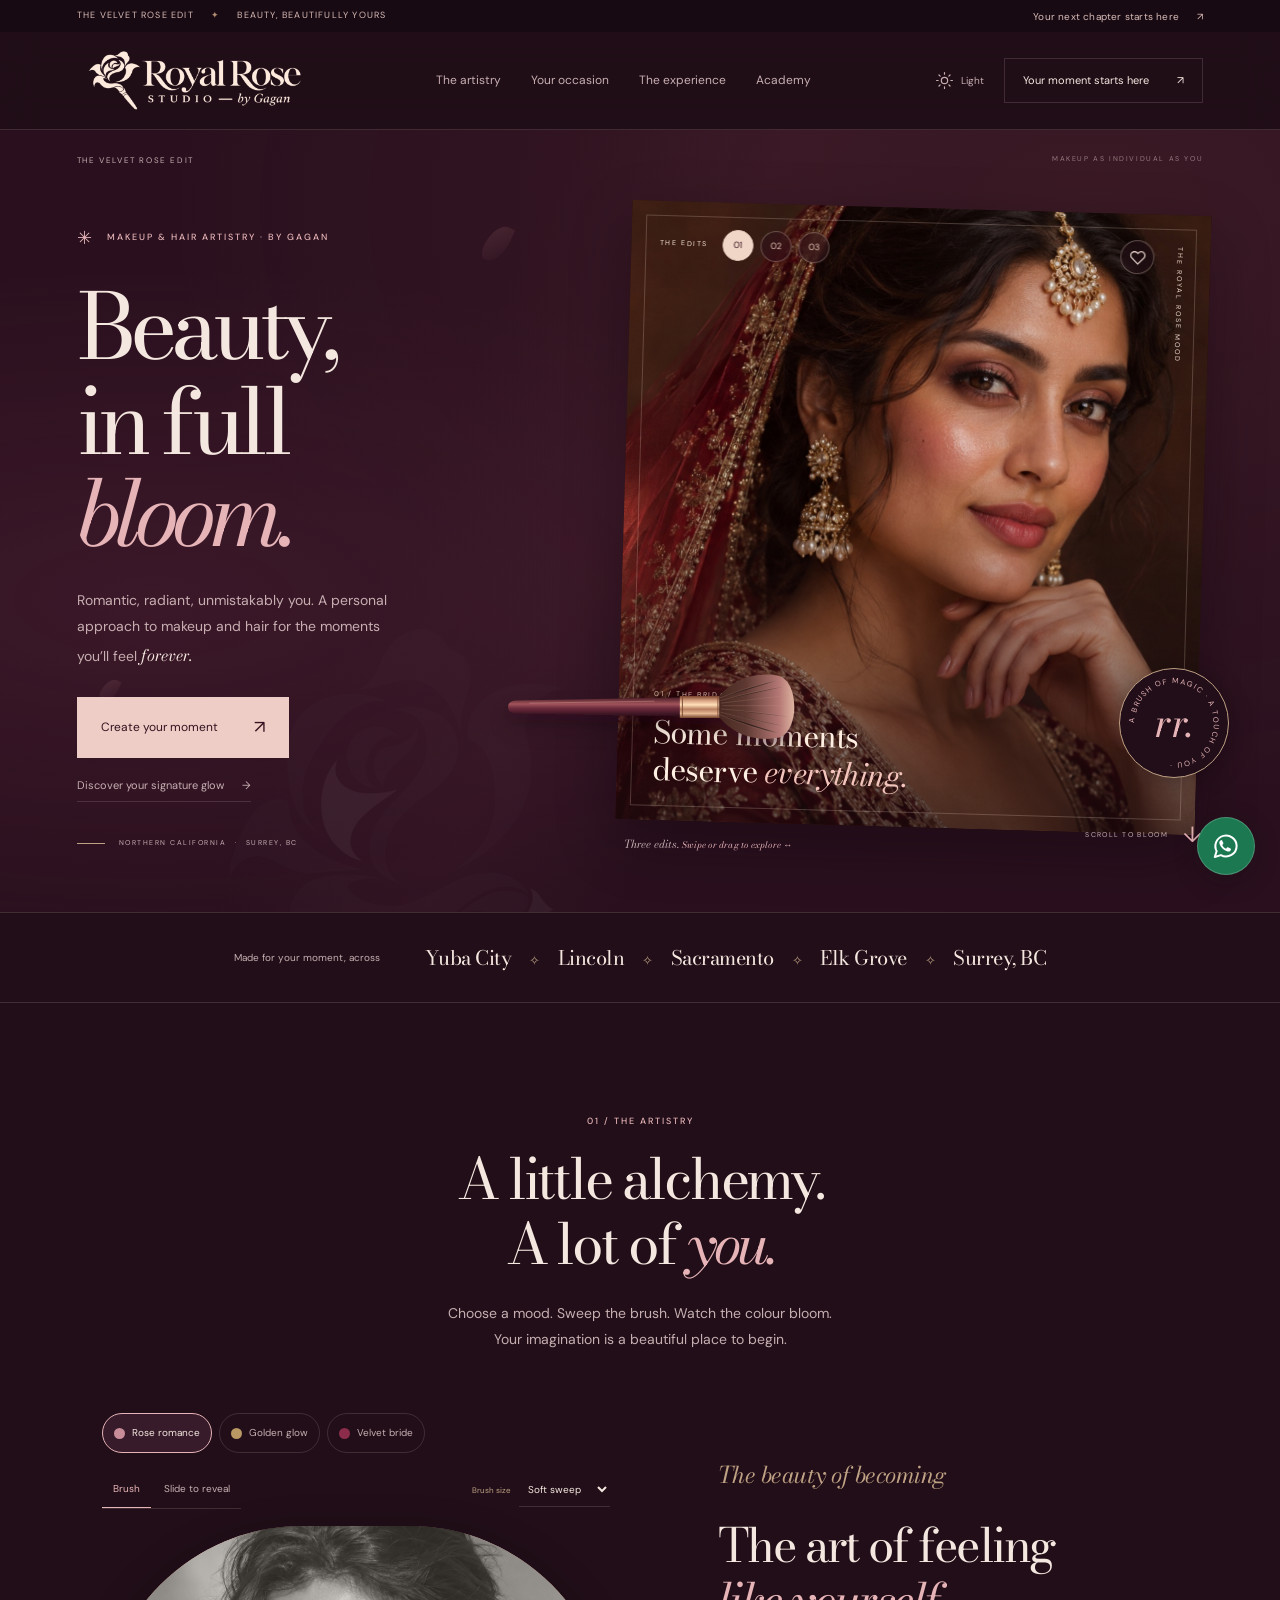
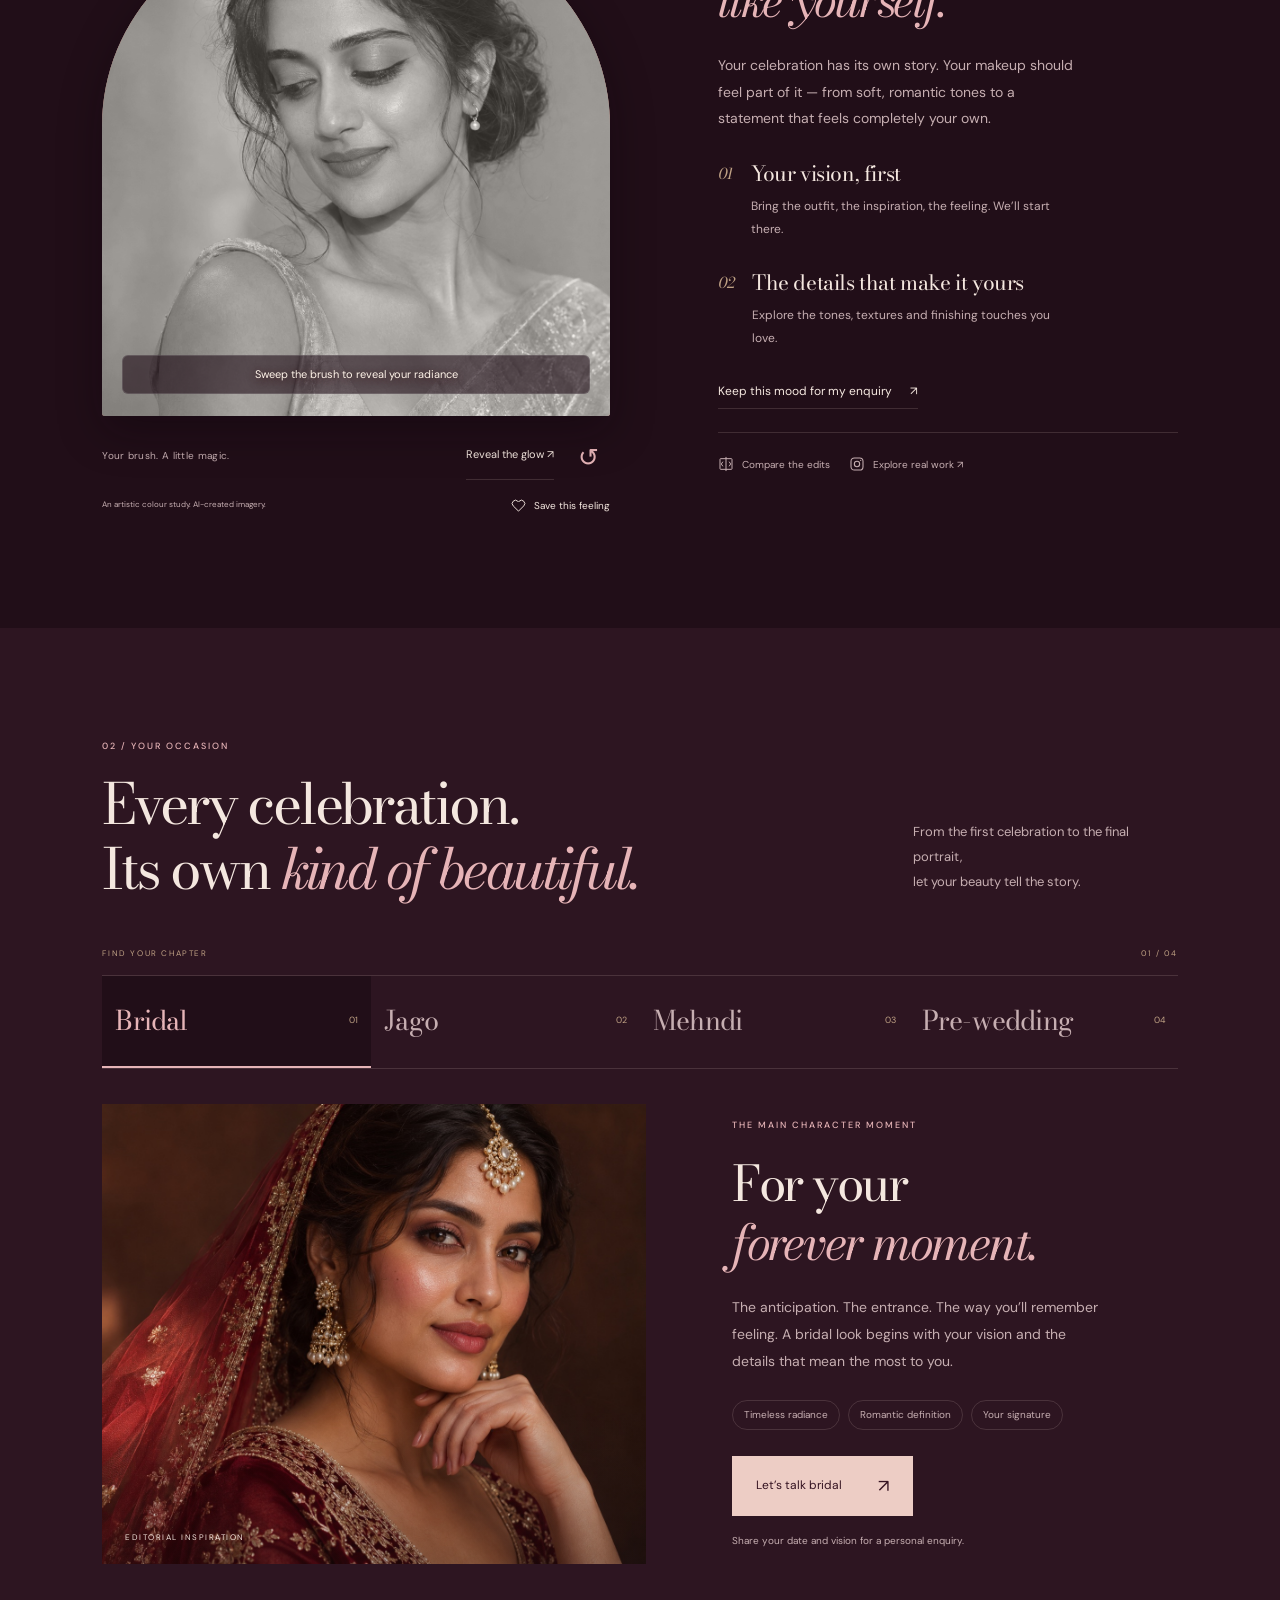
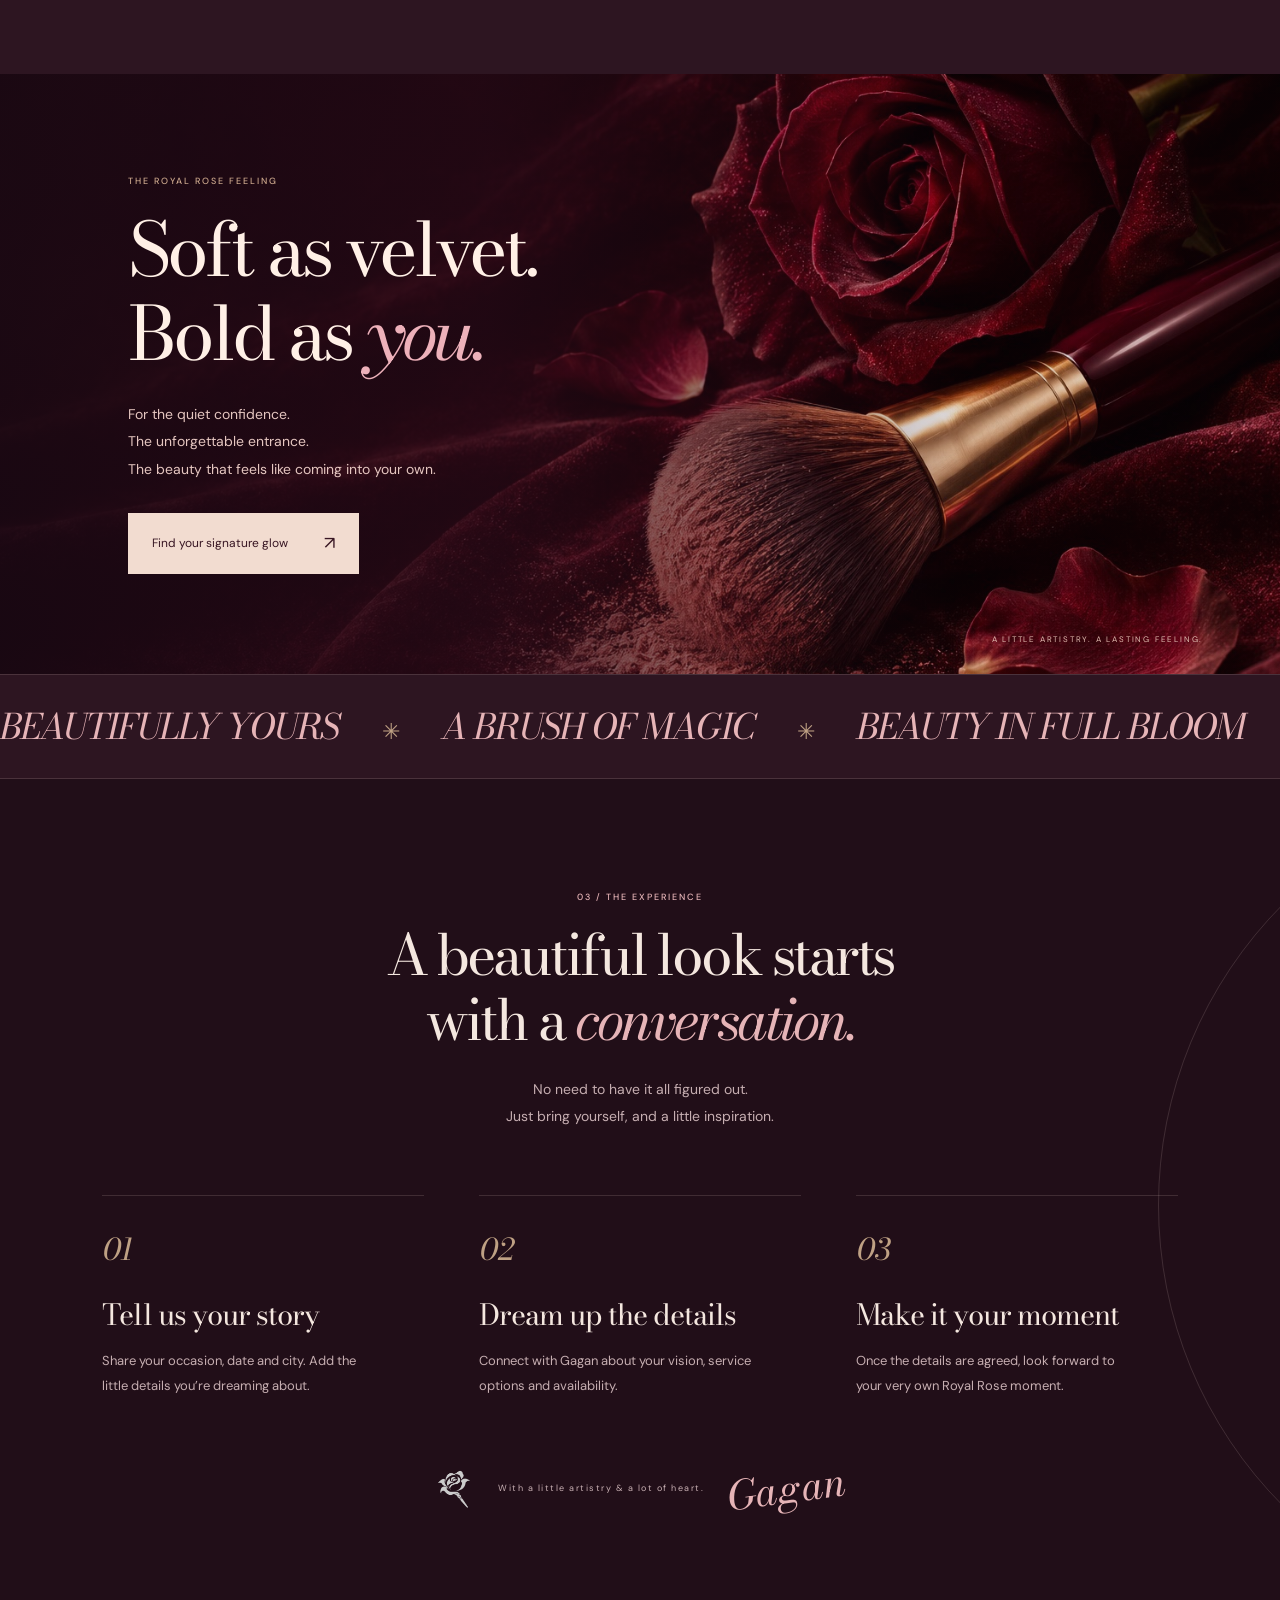
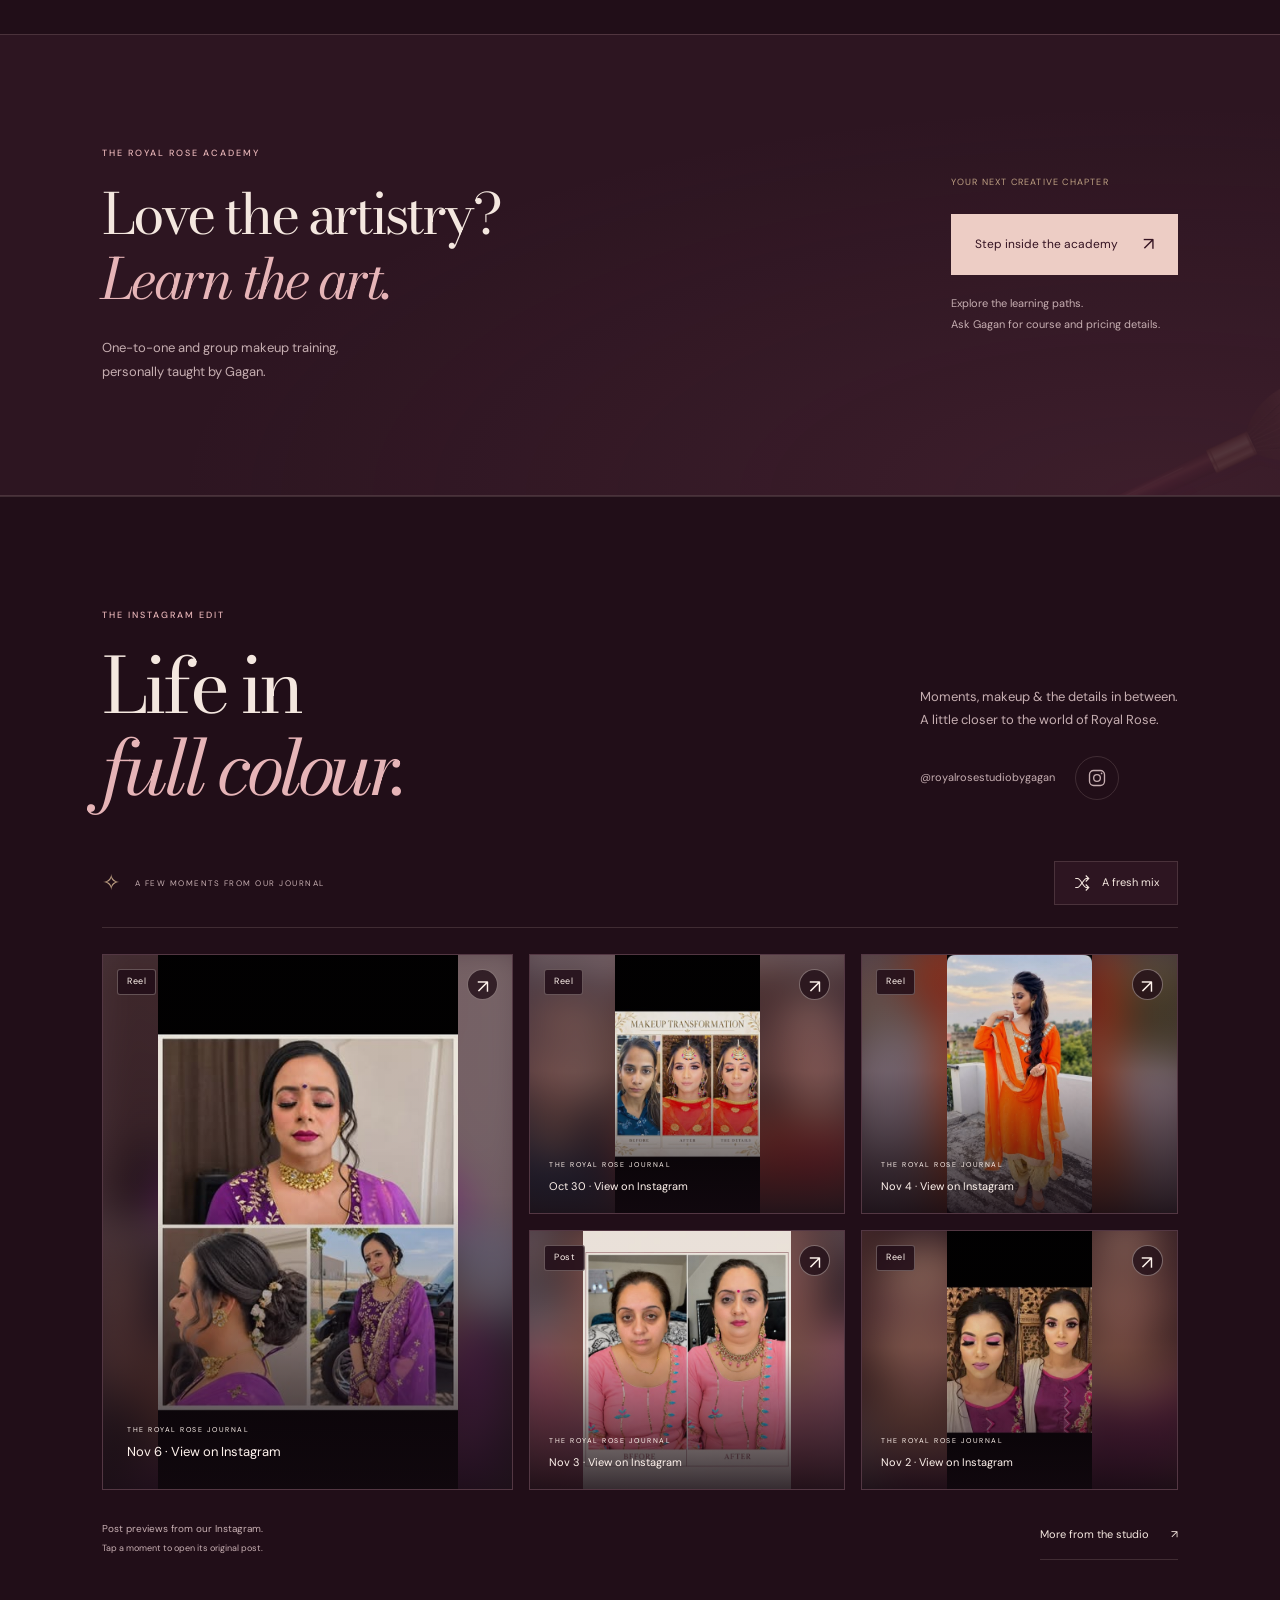
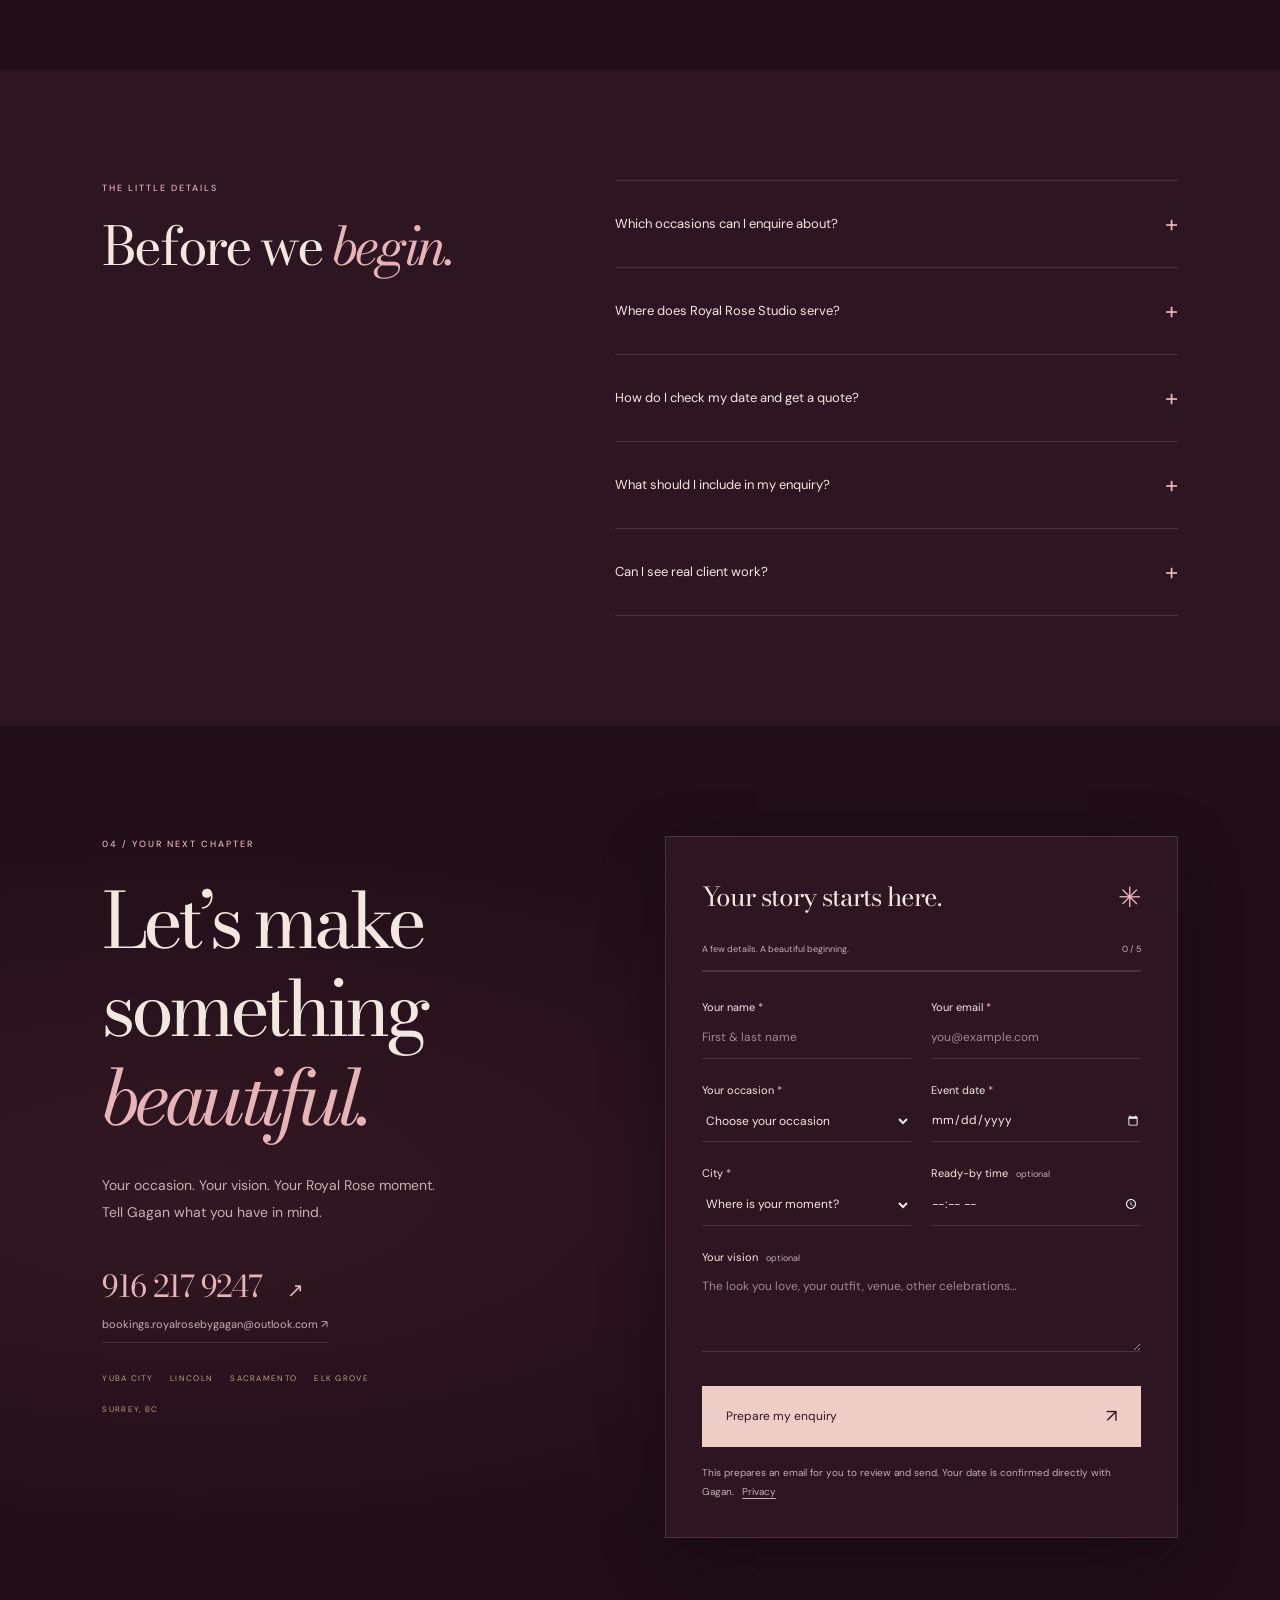
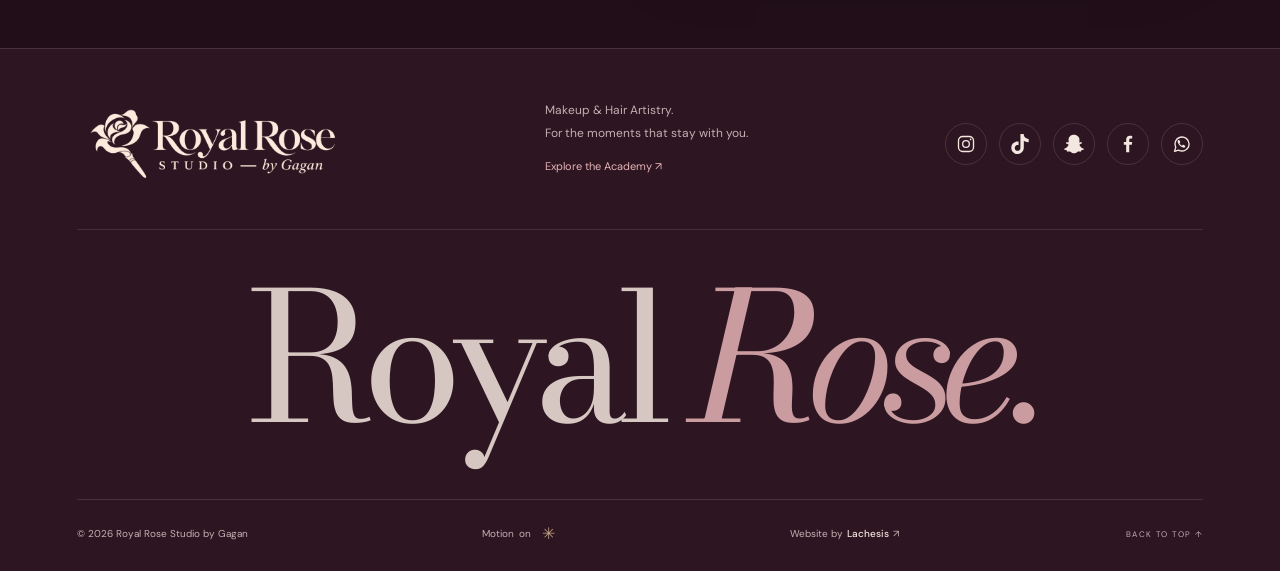
<file: index.html>
<!doctype html>
<html lang="en" data-theme="dark">
<head>
  <meta charset="UTF-8"><meta name="viewport" content="width=device-width, initial-scale=1, viewport-fit=cover">
  <meta name="theme-color" content="#210d16">
  <script>try{document.documentElement.dataset.theme=localStorage.getItem("royal-rose-theme")==="light"?"light":"dark";document.documentElement.dataset.motion=localStorage.getItem("royal-rose-motion")==="off"?"off":"on";}catch{}</script>
  <title>Royal Rose Studio by Gagan | Makeup &amp; Hair Artistry</title>
  <meta name="description" content="Makeup &amp; Hair Artistry by Gagan. Explore your look for bridal, Jago, Mehndi and pre-wedding celebrations in Yuba City, Lincoln, Sacramento, Elk Grove and Surrey, BC, Canada.">
  <meta property="og:title" content="Royal Rose Studio by Gagan"><meta property="og:description" content="Beauty, in full bloom. The Velvet Rose edit — Makeup &amp; Hair Artistry by Gagan."><meta property="og:type" content="website"><meta property="og:image" content="https://royalrosebygagan.com/assets/bridal.jpg"><meta property="og:image:alt" content="Royal Rose Studio — AI-created editorial bridal inspiration"><link rel="canonical" href="https://royalrosebygagan.com/">
  <link rel="icon" href="assets/royal-rose-favicon.svg" type="image/svg+xml">
  <link rel="stylesheet" href="fonts.css">
  <link rel="modulepreload" href="brush-studio.mjs?v=4f5376298b"><link rel="modulepreload" href="hero-swipe.mjs?v=a8711d9615"><link rel="modulepreload" href="instagram-links.mjs?v=27bca4c578">
  <link rel="stylesheet" href="styles.css?v=c93127274e"><link rel="stylesheet" href="instagram.css?v=a783db541b"><script src="instagram.js?v=225c593f61" type="module"></script><script src="app.js?v=8809b5cc5e" type="module"></script>
</head>
<body id="top">
<svg class="icon-library" xmlns="http://www.w3.org/2000/svg" aria-hidden="true"><defs>
<symbol id="icon-instagram" viewBox="0 0 24 24"><rect x="3" y="3" width="18" height="18" rx="5" fill="none" stroke="currentColor" stroke-width="1.6"/><circle cx="12" cy="12" r="4" fill="none" stroke="currentColor" stroke-width="1.6"/><circle cx="17.5" cy="6.5" r="1" fill="currentColor"/></symbol>
<!-- TikTok and Snapchat brand glyphs from Simple Icons (CC0). -->
<symbol id="icon-tiktok" viewBox="0 0 24 24"><path fill="currentColor" d="M12.525.02c1.31-.02 2.61-.01 3.91-.02.08 1.53.63 3.09 1.75 4.17 1.12 1.11 2.7 1.62 4.24 1.79v4.03c-1.44-.05-2.89-.35-4.2-.97-.57-.26-1.1-.59-1.62-.93-.01 2.92.01 5.84-.02 8.75-.08 1.4-.54 2.79-1.35 3.94-1.31 1.92-3.58 3.17-5.91 3.21-1.43.08-2.86-.31-4.08-1.03-2.02-1.19-3.44-3.37-3.65-5.71-.02-.5-.03-1-.01-1.49.18-1.9 1.12-3.72 2.58-4.96 1.66-1.44 3.98-2.13 6.15-1.72.02 1.48-.04 2.96-.04 4.44-.99-.32-2.15-.23-3.02.37-.63.41-1.11 1.04-1.36 1.75-.21.51-.15 1.07-.14 1.61.24 1.64 1.82 3.02 3.5 2.87 1.12-.01 2.19-.66 2.77-1.61.19-.33.4-.67.41-1.06.1-1.79.06-3.57.07-5.36.01-4.03-.01-8.05.02-12.07z"/></symbol>
<symbol id="icon-snapchat" viewBox="0 0 24 24"><path fill="currentColor" d="M12.206.793c.99 0 4.347.276 5.93 3.821.529 1.193.403 3.219.299 4.847l-.003.06c-.012.18-.022.345-.03.51.075.045.203.09.401.09.3-.016.659-.12 1.033-.301.165-.088.344-.104.464-.104.182 0 .359.029.509.09.45.149.734.479.734.838.015.449-.39.839-1.213 1.168-.089.029-.209.075-.344.119-.45.135-1.139.36-1.333.81-.09.224-.061.524.12.868l.015.015c.06.136 1.526 3.475 4.791 4.014.255.044.435.27.42.509 0 .075-.015.149-.045.225-.24.569-1.273.988-3.146 1.271-.059.091-.12.375-.164.57-.029.179-.074.36-.134.553-.076.271-.27.405-.555.405h-.03c-.135 0-.313-.031-.538-.074-.36-.075-.765-.135-1.273-.135-.3 0-.599.015-.913.074-.6.104-1.123.464-1.723.884-.853.599-1.826 1.288-3.294 1.288-.06 0-.119-.015-.18-.015h-.149c-1.468 0-2.427-.675-3.279-1.288-.599-.42-1.107-.779-1.707-.884-.314-.045-.629-.074-.928-.074-.54 0-.958.089-1.272.149-.211.043-.391.074-.54.074-.374 0-.523-.224-.583-.42-.061-.192-.09-.389-.135-.567-.046-.181-.105-.494-.166-.57-1.918-.222-2.95-.642-3.189-1.226-.031-.063-.052-.15-.055-.225-.015-.243.165-.465.42-.509 3.264-.54 4.73-3.879 4.791-4.02l.016-.029c.18-.345.224-.645.119-.869-.195-.434-.884-.658-1.332-.809-.121-.029-.24-.074-.346-.119-1.107-.435-1.257-.93-1.197-1.273.09-.479.674-.793 1.168-.793.146 0 .27.029.383.074.42.194.789.3 1.104.3.234 0 .384-.06.465-.105l-.046-.569c-.098-1.626-.225-3.651.307-4.837C7.392 1.077 10.739.807 11.727.807l.419-.015h.06z"/></symbol>
<symbol id="icon-facebook" viewBox="0 0 24 24"><path fill="currentColor" d="M13.5 22v-9h3l.5-3.5h-3.5V7.3c0-1 .3-1.8 1.8-1.8H17V2.4c-.7-.1-1.7-.2-2.7-.2-2.7 0-4.5 1.6-4.5 4.7v2.6H7V13h2.8v9z"/></symbol>
<symbol id="icon-whatsapp" viewBox="0 0 24 24"><path d="M20.5 11.8a8.5 8.5 0 0 1-12.6 7.5L3 20.8l1.5-4.7a8.5 8.5 0 1 1 16-4.3Z" fill="none" stroke="currentColor" stroke-width="1.6" stroke-linejoin="round"/><path d="M8 7.3c.4-.3.7-.1.9.3l1 2c.1.3 0 .6-.4 1l-.5.5c.5 1.2 1.7 2.4 3 3l.7-.8c.3-.4.6-.4.9-.3l2 1c.4.2.5.5.3.9-.4 1.3-1.5 1.7-2.5 1.4-3.1-.8-5.9-3.5-6.7-6.6-.2-1 .3-2 1.3-2.4Z" fill="currentColor"/></symbol>
<symbol id="icon-sun" viewBox="0 0 24 24"><circle cx="12" cy="12" r="4" fill="none" stroke="currentColor" stroke-width="1.5"/><path d="M12 2v2m0 16v2M2 12h2m16 0h2M5 5l1.5 1.5m11 11L19 19M5 19l1.5-1.5m11-11L19 5" fill="none" stroke="currentColor" stroke-width="1.5" stroke-linecap="round"/></symbol>
<symbol id="icon-moon" viewBox="0 0 24 24"><path d="M20 14.5A8.5 8.5 0 0 1 9.5 4 8.5 8.5 0 1 0 20 14.5Z" fill="none" stroke="currentColor" stroke-width="1.5" stroke-linejoin="round"/></symbol>
<symbol id="icon-heart" viewBox="0 0 24 24"><path d="M20.4 5.2a5.2 5.2 0 0 0-7.4 0L12 6.3l-1.1-1.1a5.2 5.2 0 1 0-7.4 7.4L12 21l8.4-8.4a5.2 5.2 0 0 0 0-7.4Z" stroke="currentColor" stroke-width="1.5" stroke-linejoin="round"/></symbol><symbol id="icon-compare" viewBox="0 0 24 24"><rect x="3" y="4" width="18" height="16" rx="1" fill="none" stroke="currentColor" stroke-width="1.5"/><path d="M12 2v20M7 9l-2 3 2 3m10-6 2 3-2 3" fill="none" stroke="currentColor" stroke-width="1.5" stroke-linecap="round" stroke-linejoin="round"/></symbol><symbol id="icon-download" viewBox="0 0 24 24"><path d="M12 3v12m-4-4 4 4 4-4M4 16v5h16v-5" fill="none" stroke="currentColor" stroke-width="1.5" stroke-linecap="round" stroke-linejoin="round"/></symbol></defs></svg>
<div class="reading-progress" aria-hidden="true"><span></span></div>
<a class="skip-link" href="#main">Skip to content</a>
<div class="announcement"><span>THE VELVET ROSE EDIT <b>✦</b> BEAUTY, BEAUTIFULLY YOURS</span><a href="#enquire">Your next chapter starts here <span aria-hidden="true">↗</span></a></div>
<header class="header" id="masthead">
  <a class="brand" href="#top" aria-label="Royal Rose Studio by Gagan, home"><img class="brand-lockup" src="assets/royal-rose-logo-web.png" width="2172" height="724" alt="Royal Rose Studio by Gagan — rose and makeup brush logo"></a>
  <nav class="desktop-nav" aria-label="Main navigation"><a href="#artistry">The artistry</a><a href="#occasions">Your occasion</a><a href="#experience">The experience</a><a href="academy.html">Academy</a></nav>
  <div class="header-actions"><button class="theme-toggle" id="theme-toggle" aria-label="Switch to light mode" aria-pressed="false" title="Switch to light mode"><svg class="theme-sun" aria-hidden="true"><use href="#icon-sun"/></svg><svg class="theme-moon" aria-hidden="true"><use href="#icon-moon"/></svg><span id="theme-label">Light</span></button><a class="header-cta" href="#enquire">Your moment starts here <span aria-hidden="true">↗</span></a></div>
  <button class="menu-toggle" aria-expanded="false" aria-controls="mobile-nav" aria-label="Open menu"><span></span><span></span></button>
  <nav id="mobile-nav" class="mobile-nav" aria-label="Mobile navigation" hidden><a href="#artistry">The artistry</a><a href="#occasions">Your occasion</a><a href="#experience">The experience</a><a href="academy.html">Academy</a><a href="#enquire">Enquire with Gagan ↗</a></nav>
</header>
<main id="main">
  <section class="hero" aria-labelledby="hero-title"><div class="hero-atmosphere" aria-hidden="true"><span></span><span></span><span></span><img src="assets/royal-rose-emblem-web.png" decoding="async" fetchpriority="low" alt=""></div><div class="hero-edition"><span>THE VELVET ROSE EDIT</span><span>MAKEUP AS INDIVIDUAL AS YOU</span></div>
    <div class="hero-copy">
      <p class="eyebrow"><span class="tiny-star">✳</span> MAKEUP &amp; HAIR ARTISTRY · BY GAGAN</p>
      <h1 id="hero-title">Beauty,<br>in full <em>bloom.</em></h1>
      <p class="hero-description">Romantic, radiant, unmistakably you. A personal approach to makeup and hair for the moments you’ll feel <em>forever.</em></p>
      <a class="button button-dark" href="#enquire">Create your moment <span aria-hidden="true">↗</span></a>
      <button class="text-link look-finder-open">Discover your signature glow <span aria-hidden="true">→</span></button>
      <div class="hero-foot"><span class="line"></span><p>NORTHERN CALIFORNIA <span>·</span> SURREY, BC</p></div>
    </div>
    <div class="hero-visual">
      <div class="hero-image-wrap" role="region" aria-roledescription="carousel" aria-label="Royal Rose editorial portraits" aria-describedby="hero-swipe-hint" tabindex="0"><div class="hero-scenes" role="group" aria-label="Explore the editorial portraits"><span>THE EDITS</span><button data-scene="bridal" class="active" aria-pressed="true" aria-label="Show the bridal edit">01</button><button data-scene="mehndi" aria-pressed="false" aria-label="Show the golden edit">02</button><button data-scene="rose" aria-pressed="false" aria-label="Show the romantic edit">03</button></div><button class="hero-save" id="save-hero" data-save="bridal" aria-pressed="false" aria-label="Save The timeless bride"><svg aria-hidden="true"><use href="#icon-heart"/></svg></button><img class="hero-image" src="assets/bridal.jpg" width="1536" height="1024" alt="Editorial bridal inspiration with luminous rose makeup, gold details and a rich red dupatta" fetchpriority="high"><div class="hero-image-shade"></div><span class="image-label">THE ROYAL ROSE MOOD</span><p class="image-script"><span>01 / THE BRIDAL EDIT</span>Some moments<br>deserve <em>everything.</em></p></div>
      <div class="round-seal" aria-hidden="true"><svg viewBox="0 0 120 120"><defs><path id="seal-circle" d="M60,60 m-44,0 a44,44 0 1,1 88,0 a44,44 0 1,1 -88,0"/></defs><text><textPath href="#seal-circle">A BRUSH OF MAGIC · A TOUCH OF YOU · </textPath></text></svg><span>rr.</span></div>
      <div class="hero-brush" aria-hidden="true"><img src="assets/brush.svg" alt=""><span class="brush-dust"></span></div>
      <p class="hero-image-note" id="hero-swipe-hint">Three edits. <span class="hero-swipe-cue">Swipe or drag to explore ↔</span></p><p class="sr-only" id="hero-portrait-status" role="status" aria-live="polite">Portrait 1 of 3: The timeless bride.</p>
      <a class="scroll-cue" href="#artistry" aria-label="Explore the artistry"><span>SCROLL TO BLOOM</span><span>↓</span></a>
    </div>
  </section>
  <div class="location-strip"><span>Made for your moment, across</span><p><span>Yuba City</span><span>Lincoln</span><span>Sacramento</span><span>Elk Grove</span><span>Surrey, BC</span></p></div>

  <section id="artistry" class="artistry section-pad">
    <div class="section-heading reveal"><p class="eyebrow">01 / THE ARTISTRY</p><h2>A little alchemy.<br>A lot of <em>you.</em></h2><p>Choose a mood. Sweep the brush. Watch the colour bloom.<br>Your imagination is a beautiful place to begin.</p></div>
    <div class="artistry-grid">
      <div class="brush-experience reveal"><div class="paint-moods" role="group" aria-label="Choose a brush studio mood"><button data-paint="rose" aria-pressed="true" class="active"><i style="--swatch:#c88d98"></i>Rose romance</button><button data-paint="mehndi" aria-pressed="false"><i style="--swatch:#b99864"></i>Golden glow</button><button data-paint="bridal" aria-pressed="false"><i style="--swatch:#8b2d4a"></i>Velvet bride</button></div>
        <div class="studio-tools"><div class="studio-mode" role="group" aria-label="Choose reveal interaction"><button data-reveal-mode="brush" class="active" aria-pressed="true">Brush</button><button data-reveal-mode="split" aria-pressed="false">Slide to reveal</button></div><label class="brush-size-label">Brush size<select id="brush-size" aria-label="Brush size"><option value="22">Precision</option><option value="40" selected>Soft sweep</option><option value="65">Full bloom</option></select></label></div><div class="paint-stage" id="paint-stage"><img src="assets/rose.jpg" width="1024" height="1280" loading="lazy" decoding="async" fetchpriority="low" alt="Rosy editorial makeup inspiration, revealed in full color with the brush interaction"><canvas id="reveal-canvas" aria-hidden="true"></canvas><span class="paint-prompt">Sweep the brush to reveal your radiance</span><button id="brush-touch-toggle" class="brush-touch-toggle" aria-pressed="false" aria-controls="reveal-canvas" hidden>Start brushing ↗</button><img class="paint-cursor" src="assets/brush.svg" alt="" aria-hidden="true"><div class="split-guide" hidden aria-hidden="true"><span>↔</span></div></div><div id="split-controls" class="split-controls" hidden><div><span>Colour</span><output for="split-reveal">50% colour</output><span>Monochrome</span></div><input id="split-reveal" type="range" min="0" max="100" value="50" step="1" aria-label="Colour reveal amount"></div>
        <div class="paint-controls"><span id="paint-status" role="status">Preparing your edit…</span><div><button id="reveal-all" class="text-link">Reveal the glow ↗</button><button id="reset-reveal" aria-label="Reset brush reveal" title="Reset brush reveal">↺</button></div></div>
        <div class="studio-bottom"><p class="fine-print">An artistic colour study. AI-created imagery.</p><button class="save-studio text-link" id="save-studio">Save this feeling <svg class="icon" aria-hidden="true"><use href="#icon-heart"/></svg></button></div>
      </div>
      <div class="artistry-copy reveal"><span class="handwritten">The beauty of becoming</span><h3>The art of feeling<br><em>like yourself.</em></h3><p>Your celebration has its own story. Your makeup should feel part of it — from soft, romantic tones to a statement that feels completely your own.</p><div class="principle"><span>01</span><div><h4>Your vision, first</h4><p>Bring the outfit, the inspiration, the feeling. We’ll start there.</p></div></div><div class="principle"><span>02</span><div><h4>The details that make it yours</h4><p>Explore the tones, textures and finishing touches you love.</p></div></div><button id="keep-paint-mood" class="text-link">Keep this mood for my enquiry <span>↗</span></button><div class="studio-explore-links"><button class="text-link" id="compare-open"><svg class="icon" aria-hidden="true"><use href="#icon-compare"/></svg>Compare the edits</button><a class="text-link" href="https://www.instagram.com/royalrosestudiobygagan/" target="_blank" rel="noopener noreferrer"><svg class="icon" aria-hidden="true"><use href="#icon-instagram"/></svg>Explore real work ↗</a></div></div>
    </div>
  </section>

  <section id="occasions" class="occasions section-pad">
    <div class="occasion-top reveal"><div><p class="eyebrow">02 / YOUR OCCASION</p><h2>Every celebration.<br>Its own <em>kind of beautiful.</em></h2></div><p>From the first celebration to the final portrait,<br>let your beauty tell the story.</p></div>
    <div class="occasion-counter"><span>FIND YOUR CHAPTER</span><span id="occasion-index" aria-live="polite">01 / 04</span></div><div class="occasion-tabs" role="tablist" aria-label="Explore an occasion"><button role="tab" aria-selected="true" aria-controls="occasion-panel" id="tab-bridal" data-occasion="Bridal">Bridal <span>01</span></button><button role="tab" aria-selected="false" aria-controls="occasion-panel" id="tab-jago" tabindex="-1" data-occasion="Jago">Jago <span>02</span></button><button role="tab" aria-selected="false" aria-controls="occasion-panel" id="tab-mehndi" tabindex="-1" data-occasion="Mehndi">Mehndi <span>03</span></button><button role="tab" aria-selected="false" aria-controls="occasion-panel" id="tab-prewedding" tabindex="-1" data-occasion="Pre-wedding Photoshoot">Pre-wedding <span>04</span></button></div>
    <div id="occasion-panel" class="occasion-panel" role="tabpanel" aria-labelledby="tab-bridal" tabindex="0"><div class="occasion-photo"><img id="occasion-image" src="assets/bridal.jpg" alt="Rich red and gold bridal makeup inspiration" loading="lazy"><span class="photo-caption">EDITORIAL INSPIRATION</span></div><div class="occasion-detail"><p class="eyebrow" id="occasion-eyebrow">THE MAIN CHARACTER MOMENT</p><h3 id="occasion-title">For your<br><em>forever moment.</em></h3><p id="occasion-description">The anticipation. The entrance. The way you’ll remember feeling. A bridal look begins with your vision and the details that mean the most to you.</p><div id="occasion-tags" class="occasion-tags"><span>Timeless radiance</span><span>Romantic definition</span><span>Your signature</span></div><button id="occasion-enquire" class="button button-dark">Let’s talk bridal <span>↗</span></button><p class="fine-print">Share your date and vision for a personal enquiry.</p></div></div>
  </section>

  <section class="velvet-manifesto" aria-labelledby="manifesto-title"><img class="velvet-photo" src="assets/velvet-still-life.jpg" alt="Original editorial still life of a burgundy rose and makeup brush on wine-red velvet" loading="lazy"><div class="manifesto-copy reveal"><p class="eyebrow">THE ROYAL ROSE FEELING</p><h2 id="manifesto-title">Soft as velvet.<br>Bold as <em>you.</em></h2><p>For the quiet confidence.<br>The unforgettable entrance.<br>The beauty that feels like coming into your own.</p><button class="button button-cream look-finder-open">Find your signature glow <span>↗</span></button></div><span class="manifesto-foot">A LITTLE ARTISTRY. A LASTING FEELING.</span></section>
  <div class="rose-ticker" aria-hidden="true"><div><span>BEAUTIFULLY YOURS <i>✳</i> A BRUSH OF MAGIC <i>✳</i> BEAUTY IN FULL BLOOM <i>✳</i> </span><span>BEAUTIFULLY YOURS <i>✳</i> A BRUSH OF MAGIC <i>✳</i> BEAUTY IN FULL BLOOM <i>✳</i> </span></div></div>
  <section id="experience" class="experience section-pad"><div class="experience-intro reveal"><p class="eyebrow">03 / THE EXPERIENCE</p><h2>A beautiful look starts<br>with a <em>conversation.</em></h2><p>No need to have it all figured out.<br>Just bring yourself, and a little inspiration.</p></div><div class="steps"><div class="step reveal"><span>01</span><h3>Tell us your story</h3><p>Share your occasion, date and city. Add the little details you’re dreaming about.</p></div><div class="step reveal"><span>02</span><h3>Dream up the details</h3><p>Connect with Gagan about your vision, service options and availability.</p></div><div class="step reveal"><span>03</span><h3>Make it your moment</h3><p>Once the details are agreed, look forward to your very own Royal Rose moment.</p></div></div><div class="experience-signature"><img src="assets/royal-rose-emblem-web.png" decoding="async" fetchpriority="low" alt=""><span>With a little artistry & a lot of heart.</span><span class="signature">Gagan</span></div></section>


  <section class="academy-invite section-pad" aria-labelledby="academy-invite-title"><div><p class="eyebrow">THE ROYAL ROSE ACADEMY</p><h2 id="academy-invite-title">Love the artistry?<br><em>Learn the art.</em></h2><p>One-to-one and group makeup training,<br>personally taught by Gagan.</p></div><div class="academy-invite-action"><span>YOUR NEXT CREATIVE CHAPTER</span><a class="button button-dark" href="academy.html">Step inside the academy <span aria-hidden="true">↗</span></a><p>Explore the learning paths.<br>Ask Gagan for course and pricing details.</p></div><img src="assets/brush.svg" alt="" aria-hidden="true"></section>
  <section id="instagram" class="instagram-section section-pad" aria-labelledby="instagram-title" data-instagram-feed="data/instagram-feed.json">
    <div class="instagram-heading"><div><p class="eyebrow">THE INSTAGRAM EDIT</p><h2 id="instagram-title">Life in<br><em>full colour.</em></h2></div><div class="instagram-intro"><p>Moments, makeup & the details in between.<br>A little closer to the world of Royal Rose.</p><div class="instagram-profile"><span>@royalrosestudiobygagan</span><a class="social-icon" href="https://www.instagram.com/royalrosestudiobygagan/" target="_blank" rel="noopener noreferrer" aria-label="Follow Royal Rose Studio on Instagram (opens in a new tab)" title="Instagram"><svg aria-hidden="true"><use href="#icon-instagram"/></svg></a></div></div></div>
    <div class="instagram-toolbar"><span class="instagram-collection-label"><i aria-hidden="true">✧</i> A FEW MOMENTS FROM OUR JOURNAL</span><button class="instagram-shuffle" id="instagram-shuffle" hidden><svg class="icon" viewBox="0 0 24 24" fill="none" stroke="currentColor" stroke-width="1.5" aria-hidden="true"><path d="M3 6h3c5 0 7 12 12 12h3m-4-4 4 4-4 4M3 18h3c2 0 4-3 6-6s4-6 6-6h3m-4-4 4 4-4 4"/></svg>A fresh mix</button></div>
    <div class="instagram-collage" id="instagram-collage" role="region" aria-label="Royal Rose Instagram post gallery" tabindex="0">
      <!-- instagram-posts:start -->
      <a class="instagram-card" href="https://www.instagram.com/reel/DfZTAvJofBn/" target="_blank" rel="noopener noreferrer" aria-label="Open Royal Rose Instagram reel (opens in a new tab)"><img src="assets/instagram/DfZTAvJofBn-3b06f3c24d66.jpg" alt="Video by Royal Rose Studio by Gagan on November 06, 2026. May be an image of one or more people, braids, makeup, jewelry and text." loading="lazy" decoding="async" width="640" height="800"><span class="instagram-kind">Reel</span><span class="instagram-open" aria-hidden="true">↗</span><span class="instagram-card-caption"><span>THE ROYAL ROSE JOURNAL</span><span>View on Instagram</span></span></a>
      <a class="instagram-card" href="https://www.instagram.com/reel/DfV73Zao9A4/" target="_blank" rel="noopener noreferrer" aria-label="Open Royal Rose Instagram reel (opens in a new tab)"><img src="assets/instagram/DfV73Zao9A4-c517dc01c3e2.jpg" alt="Video by Royal Rose Studio by Gagan on November 04, 2026. May be an image of dress and text." loading="lazy" decoding="async" width="640" height="800"><span class="instagram-kind">Reel</span><span class="instagram-open" aria-hidden="true">↗</span><span class="instagram-card-caption"><span>THE ROYAL ROSE JOURNAL</span><span>View on Instagram</span></span></a>
      <a class="instagram-card" href="https://www.instagram.com/p/DfSkfv-volV/" target="_blank" rel="noopener noreferrer" aria-label="Open Royal Rose Instagram post (opens in a new tab)"><img src="assets/instagram/DfSkfv-volV-9208d83f016e.jpg" alt="Photo by Royal Rose Studio by Gagan on November 03, 2026. May be an image of one or more people and text." loading="lazy" decoding="async" width="640" height="800"><span class="instagram-kind">Post</span><span class="instagram-open" aria-hidden="true">↗</span><span class="instagram-card-caption"><span>THE ROYAL ROSE JOURNAL</span><span>View on Instagram</span></span></a>
      <a class="instagram-card" href="https://www.instagram.com/p/DfRX4n5G4IR/" target="_blank" rel="noopener noreferrer" aria-label="Open Royal Rose Instagram photos (opens in a new tab)"><img src="assets/instagram/DfRX4n5G4IR-5b169003cc05.jpg" alt="Photo by Royal Rose Studio by Gagan on November 02, 2026." loading="lazy" decoding="async" width="640" height="800"><span class="instagram-kind">Photos</span><span class="instagram-open" aria-hidden="true">↗</span><span class="instagram-card-caption"><span>THE ROYAL ROSE JOURNAL</span><span>View on Instagram</span></span></a>
      <a class="instagram-card" href="https://www.instagram.com/reel/DfRCNQFDaph/" target="_blank" rel="noopener noreferrer" aria-label="Open Royal Rose Instagram reel (opens in a new tab)"><img src="assets/instagram/DfRCNQFDaph-40b27ca79633.jpg" alt="Video by Royal Rose Studio by Gagan on November 02, 2026. May be an image of one or more people, henna, eyeliner, makeup and text." loading="lazy" decoding="async" width="640" height="800"><span class="instagram-kind">Reel</span><span class="instagram-open" aria-hidden="true">↗</span><span class="instagram-card-caption"><span>THE ROYAL ROSE JOURNAL</span><span>View on Instagram</span></span></a>
      <!-- instagram-posts:end -->
    </div>
    <div class="instagram-bottom"><p>Post previews from our Instagram.<br><span>Tap a moment to open its original post.</span></p><div class="instagram-swipe-controls" id="instagram-swipe-controls" hidden><button id="instagram-previous" class="instagram-arrow" aria-label="Previous Instagram post" disabled>←</button><span id="instagram-position" aria-live="off">1 / 5</span><button id="instagram-next" class="instagram-arrow" aria-label="Next Instagram post">→</button></div><a class="text-link" href="https://www.instagram.com/royalrosestudiobygagan/" target="_blank" rel="noopener noreferrer">More from the studio <span aria-hidden="true">↗</span></a></div><p class="sr-only" id="instagram-status" role="status" aria-live="polite"></p>
  </section>
  <section class="faq section-pad"><div class="reveal"><p class="eyebrow">THE LITTLE DETAILS</p><h2>Before we <em>begin.</em></h2></div><div class="faq-list"><details><summary>Which occasions can I enquire about?<span>+</span></summary><p>Makeup and hair artistry for bridal, Jago, Mehndi and pre-wedding photoshoot celebrations. If your celebrations span several events, include them in one enquiry so Gagan can discuss your plans with you.</p></details><details><summary>Where does Royal Rose Studio serve?<span>+</span></summary><p>Yuba City, Lincoln, Sacramento, Elk Grove and Surrey, BC, Canada. Include your venue or getting-ready location in your enquiry to discuss location arrangements.</p></details><details><summary>How do I check my date and get a quote?<span>+</span></summary><p>Use the enquiry builder below, call 916-217-9247, or email bookings.royalrosebygagan@outlook.com. Your enquiry starts a conversation; availability, pricing and booking details are confirmed directly with Gagan.</p></details><details><summary>What should I include in my enquiry?<span>+</span></summary><p>Your date, occasion, city and preferred ready-by time are a lovely starting point. Share the colors of your outfit, inspiration images, and any skin sensitivities or product preferences you would like to discuss.</p></details><details><summary>Can I see real client work?<span>+</span></summary><p>Yes — explore <a href="https://www.instagram.com/royalrosestudiobygagan/" target="_blank" rel="noopener noreferrer">@royalrosestudiobygagan on Instagram ↗</a>. The Instagram gallery shows previews from our own Instagram posts. Elsewhere, AI-created editorial inspiration is labelled accordingly.</p></details></div></section>

  <section id="enquire" class="enquire section-pad"><div class="enquire-copy reveal"><p class="eyebrow">04 / YOUR NEXT CHAPTER</p><h2>Let’s make<br>something <br><em>beautiful.</em></h2><p>Your occasion. Your vision. Your Royal Rose moment.<br>Tell Gagan what you have in mind.</p><a class="contact-phone" href="tel:+19162179247">916 217 9247 <span>↗</span></a><a class="contact-email" href="mailto:bookings.royalrosebygagan@outlook.com">bookings.royalrosebygagan@outlook.com ↗</a><div class="contact-areas"><span>YUBA CITY</span><span>LINCOLN</span><span>SACRAMENTO</span><span>ELK GROVE</span><span>SURREY, BC</span></div></div><form class="enquiry-form" id="enquiry-form"><div class="form-top"><h3>Your story starts here.</h3><span>✳</span></div><div class="enquiry-progress"><span>A few details. A beautiful beginning.</span><span id="form-count">0 / 5</span><div><i id="form-progress-fill"></i></div></div><div class="form-row"><label>Your name <span>*</span><input name="name" autocomplete="name" placeholder="First & last name" required maxlength="100"></label><label>Your email <span>*</span><input name="email" type="email" autocomplete="email" placeholder="you@example.com" required maxlength="200"></label></div><div class="form-row"><label>Your occasion <span>*</span><select name="occasion" required><option value="">Choose your occasion</option><option>Bridal</option><option>Jago</option><option>Mehndi</option><option>Pre-wedding Photoshoot</option><option>Multiple celebrations</option></select></label><label>Event date <span>*</span><input name="date" type="date" required></label></div><div class="form-row"><label>City <span>*</span><select name="city" required><option value="">Where is your moment?</option><option>Yuba City</option><option>Lincoln</option><option>Sacramento</option><option>Elk Grove</option><option>Surrey, BC, Canada</option><option>Another location — let’s discuss</option></select></label><label>Ready-by time <span class="optional">optional</span><input name="time" type="time"></label></div><fieldset class="celebration-options" id="celebration-options" hidden><legend>Which celebrations? <span>optional</span></legend><div><label><input type="checkbox" name="celebrations" value="Bridal"><span>Bridal</span></label><label><input type="checkbox" name="celebrations" value="Jago"><span>Jago</span></label><label><input type="checkbox" name="celebrations" value="Mehndi"><span>Mehndi</span></label><label><input type="checkbox" name="celebrations" value="Pre-wedding Photoshoot"><span>Pre-wedding</span></label></div><p>Add any extra dates in your vision below.</p></fieldset><label>Your vision <span class="optional">optional</span><textarea name="vision" rows="3" maxlength="2000" placeholder="The look you love, your outfit, venue, other celebrations…"></textarea></label><div id="event-countdown" class="event-countdown" aria-live="polite" hidden></div><div id="selected-mood" class="selected-mood" hidden><span></span><button type="button" aria-label="Remove selected mood">×</button></div><button class="button button-dark" type="submit">Prepare my enquiry <span>↗</span></button><p class="form-note">This prepares an email for you to review and send. Your date is confirmed directly with Gagan. <a href="#info-dialog" id="privacy-open">Privacy</a></p></form></section>
</main>
<footer class="footer"><div class="footer-top"><a class="brand" href="#top"><img class="brand-lockup" src="assets/royal-rose-logo-web.png" width="2172" height="724" alt="Royal Rose Studio by Gagan — rose and makeup brush logo"></a><p>Makeup &amp; Hair Artistry.<br>For the moments that stay with you.<br><a class="academy-footer-link" href="academy.html">Explore the Academy ↗</a></p><div class="footer-social"><a class="social-icon" href="https://www.instagram.com/royalrosestudiobygagan/" target="_blank" rel="noopener noreferrer" aria-label="Royal Rose Studio on Instagram" title="Instagram"><svg aria-hidden="true"><use href="#icon-instagram"/></svg></a><a class="social-icon" href="https://www.tiktok.com/@royalrosestudiobygagan" target="_blank" rel="noopener noreferrer" aria-label="Royal Rose Studio on TikTok, @royalrosestudiobygagan (opens in a new tab)" title="TikTok · @royalrosestudiobygagan"><svg aria-hidden="true"><use href="#icon-tiktok"/></svg></a><a class="social-icon" href="https://www.snapchat.com/add/royalrosestudio" target="_blank" rel="noopener noreferrer" aria-label="Add Royal Rose Studio on Snapchat, @royalrosestudio (opens in a new tab)" title="Snapchat · @royalrosestudio"><svg aria-hidden="true"><use href="#icon-snapchat"/></svg></a><button class="social-icon" id="facebook-info" aria-label="Find Royal Rose Studio on Facebook" title="Facebook"><svg aria-hidden="true"><use href="#icon-facebook"/></svg></button><a class="social-icon" href="https://wa.me/19162179247" target="_blank" rel="noopener noreferrer" aria-label="Chat with Gagan on WhatsApp" title="WhatsApp"><svg aria-hidden="true"><use href="#icon-whatsapp"/></svg></a></div></div><div class="footer-brandline" aria-hidden="true">Royal <em>Rose.</em></div><div class="footer-bottom"><span>© <span id="year">2026</span> Royal Rose Studio by Gagan</span><button id="motion-toggle" class="motion-toggle" aria-pressed="false">Motion <span>on</span> <i aria-hidden="true">✳</i></button><a class="footer-credit" id="site-credit" href="https://www.thelachesis.com" target="_blank" rel="noopener noreferrer">Website by <strong>Lachesis</strong> <span aria-hidden="true">↗</span></a><a href="#top">BACK TO TOP ↑</a></div></footer>
<button class="moodboard-launch" id="moodboard-launch" hidden><svg class="icon" aria-hidden="true"><use href="#icon-heart"/></svg><span>Your beauty edit</span><b>0</b></button>
<a class="whatsapp-float" href="https://wa.me/19162179247?text=Hi%20Gagan%2C%20I%27d%20love%20to%20enquire%20about%20Royal%20Rose%20Studio." target="_blank" rel="noopener noreferrer" aria-label="Enquire with Gagan on WhatsApp"><span>Let’s talk beauty</span><svg aria-hidden="true"><use href="#icon-whatsapp"/></svg></a>
<div class="mobile-book"><a href="tel:+19162179247">Call Gagan</a><a href="#enquire">Create your moment ↗</a></div>

<dialog id="look-finder" class="modal finder-modal" aria-labelledby="finder-title"><button class="modal-close" aria-label="Close look finder">×</button><p class="eyebrow">THE ROYAL ROSE LOOK FINDER</p><div id="finder-content"><h2 id="finder-title">Find your signature glow.</h2></div></dialog>
<dialog id="look-dialog" class="modal look-modal" aria-labelledby="look-title"><button class="modal-close" aria-label="Close inspiration">×</button><img id="look-dialog-image" src="assets/bridal.jpg" alt="" loading="lazy" decoding="async"><div><p class="eyebrow">AN EDITORIAL VISION</p><h2 id="look-title"></h2><p id="look-description"></p><div id="look-palette" class="look-palette" aria-label="Inspiration color palette"></div><button id="save-detail" class="detail-save text-link"><svg class="icon" aria-hidden="true"><use href="#icon-heart"/></svg>Save this edit</button><button id="use-look" class="button button-dark">Bring this mood to my enquiry ↗</button><p class="fine-print">AI-created concept imagery. Your final look is personal to you.</p></div></dialog>
<dialog id="moodboard-dialog" class="modal moodboard-drawer" aria-labelledby="board-title"><button class="modal-close" aria-label="Close saved edits">×</button><p class="eyebrow">COLLECT THE FEELING</p><h2 id="board-title">Your little book<br>of <em>beauty.</em></h2><p class="board-intro">A little romance. A little golden light.<br>Keep the edits that feel like you.</p><div class="board-summary"><span id="board-count">0 EDITS COLLECTED</span><button id="clear-board" class="text-link">Clear all</button></div><div id="board-items"></div><div class="board-empty" id="board-empty"><img src="assets/royal-rose-emblem-web.png" decoding="async" fetchpriority="low" alt=""><h3>Let inspiration bloom.</h3><p>Tap a heart on an edit to begin your collection.</p><button class="button button-dark" id="board-explore">Explore the brush studio ↗</button></div><div class="board-actions" id="board-actions" hidden><button class="button button-dark" id="use-board">Bring my collection to Gagan <span>↗</span></button><div class="board-secondary"><button class="button button-outline" id="download-board"><svg class="icon" aria-hidden="true"><use href="#icon-download"/></svg>Download card</button><button class="button button-outline" id="board-compare"><svg class="icon" aria-hidden="true"><use href="#icon-compare"/></svg>Compare</button></div><p class="fine-print">Saved on this device. Editorial inspiration, not client results.</p></div></dialog>
<dialog id="compare-dialog" class="modal compare-modal" aria-labelledby="compare-title"><button class="modal-close" aria-label="Close look comparison">×</button><p class="eyebrow">TWO MOODS. YOUR POINT OF VIEW.</p><h2 id="compare-title">A beautiful <em>decision.</em></h2><p>Explore the details side by side. There’s room to love a little of both.</p><div class="compare-grid"><div class="compare-column"><label>Your first edit<select id="compare-left" aria-label="First comparison look"><option value="bridal">The timeless bride</option><option value="mehndi">The golden celebration</option><option value="rose">The soft romantic</option></select></label><img id="compare-image-left" src="assets/bridal.jpg" alt="" loading="lazy" decoding="async"><h3 id="compare-name-left"></h3><div class="compare-palette" id="compare-palette-left"></div><p id="compare-copy-left"></p><button class="text-link compare-save" data-side="left"><svg class="icon" aria-hidden="true"><use href="#icon-heart"/></svg><span>Save this edit</span></button></div><div class="compare-column"><label>Your second edit<select id="compare-right" aria-label="Second comparison look"><option value="bridal">The timeless bride</option><option value="mehndi">The golden celebration</option><option value="rose" selected>The soft romantic</option></select></label><img id="compare-image-right" src="assets/rose.jpg" alt="" loading="lazy" decoding="async"><h3 id="compare-name-right"></h3><div class="compare-palette" id="compare-palette-right"></div><p id="compare-copy-right"></p><button class="text-link compare-save" data-side="right"><svg class="icon" aria-hidden="true"><use href="#icon-heart"/></svg><span>Save this edit</span></button></div></div><p class="compare-note" id="compare-note" role="status"></p><button class="button button-dark" id="use-comparison">Bring these feelings to my enquiry <span>↗</span></button><p class="fine-print">All images are AI-created editorial concepts. Your final look is personal to you.</p></dialog>
<dialog id="email-dialog" class="modal email-modal" aria-labelledby="email-title"><button class="modal-close" aria-label="Close enquiry preview">×</button><p class="eyebrow">ONE STEP CLOSER</p><h2 id="email-title">Your moment,<br><em>in the making.</em></h2><p>Your enquiry is ready to review. Open your email app to send it to Gagan, or copy the message below.</p><div class="email-recipient">TO: bookings.royalrosebygagan@outlook.com</div><pre id="email-preview"></pre><div class="email-actions"><a id="email-send" class="button button-dark" href="mailto:bookings.royalrosebygagan@outlook.com">Open email app ↗</a><button id="copy-enquiry" class="button button-outline">Copy message</button></div><p class="fine-print" id="copy-status" role="status">Your enquiry has not been sent. Please send it from your email app.</p></dialog>
<dialog id="info-dialog" class="modal info-modal" aria-labelledby="info-title"><button class="modal-close" aria-label="Close information">×</button><h2 id="info-title"></h2><div id="info-content"></div></dialog>
<div class="toast" id="toast" role="status" aria-live="polite"></div>
</body></html>
</file>
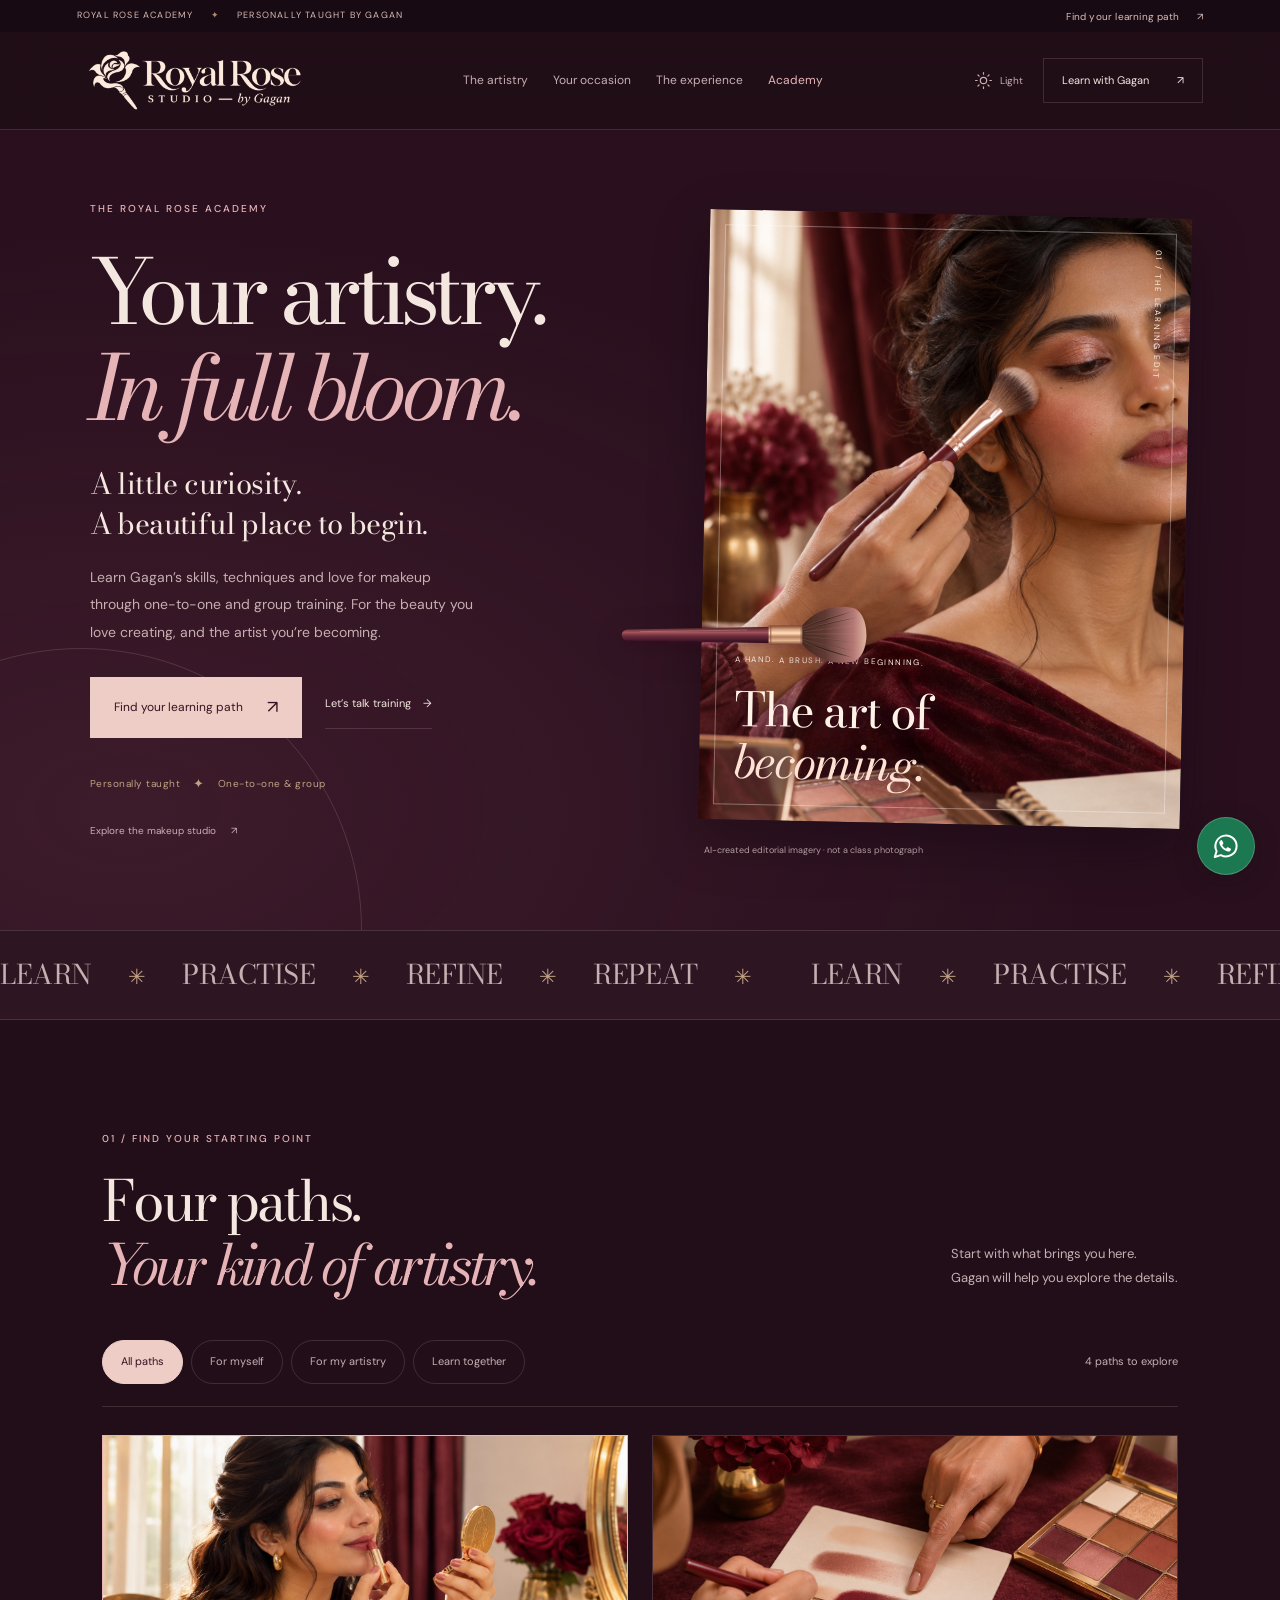
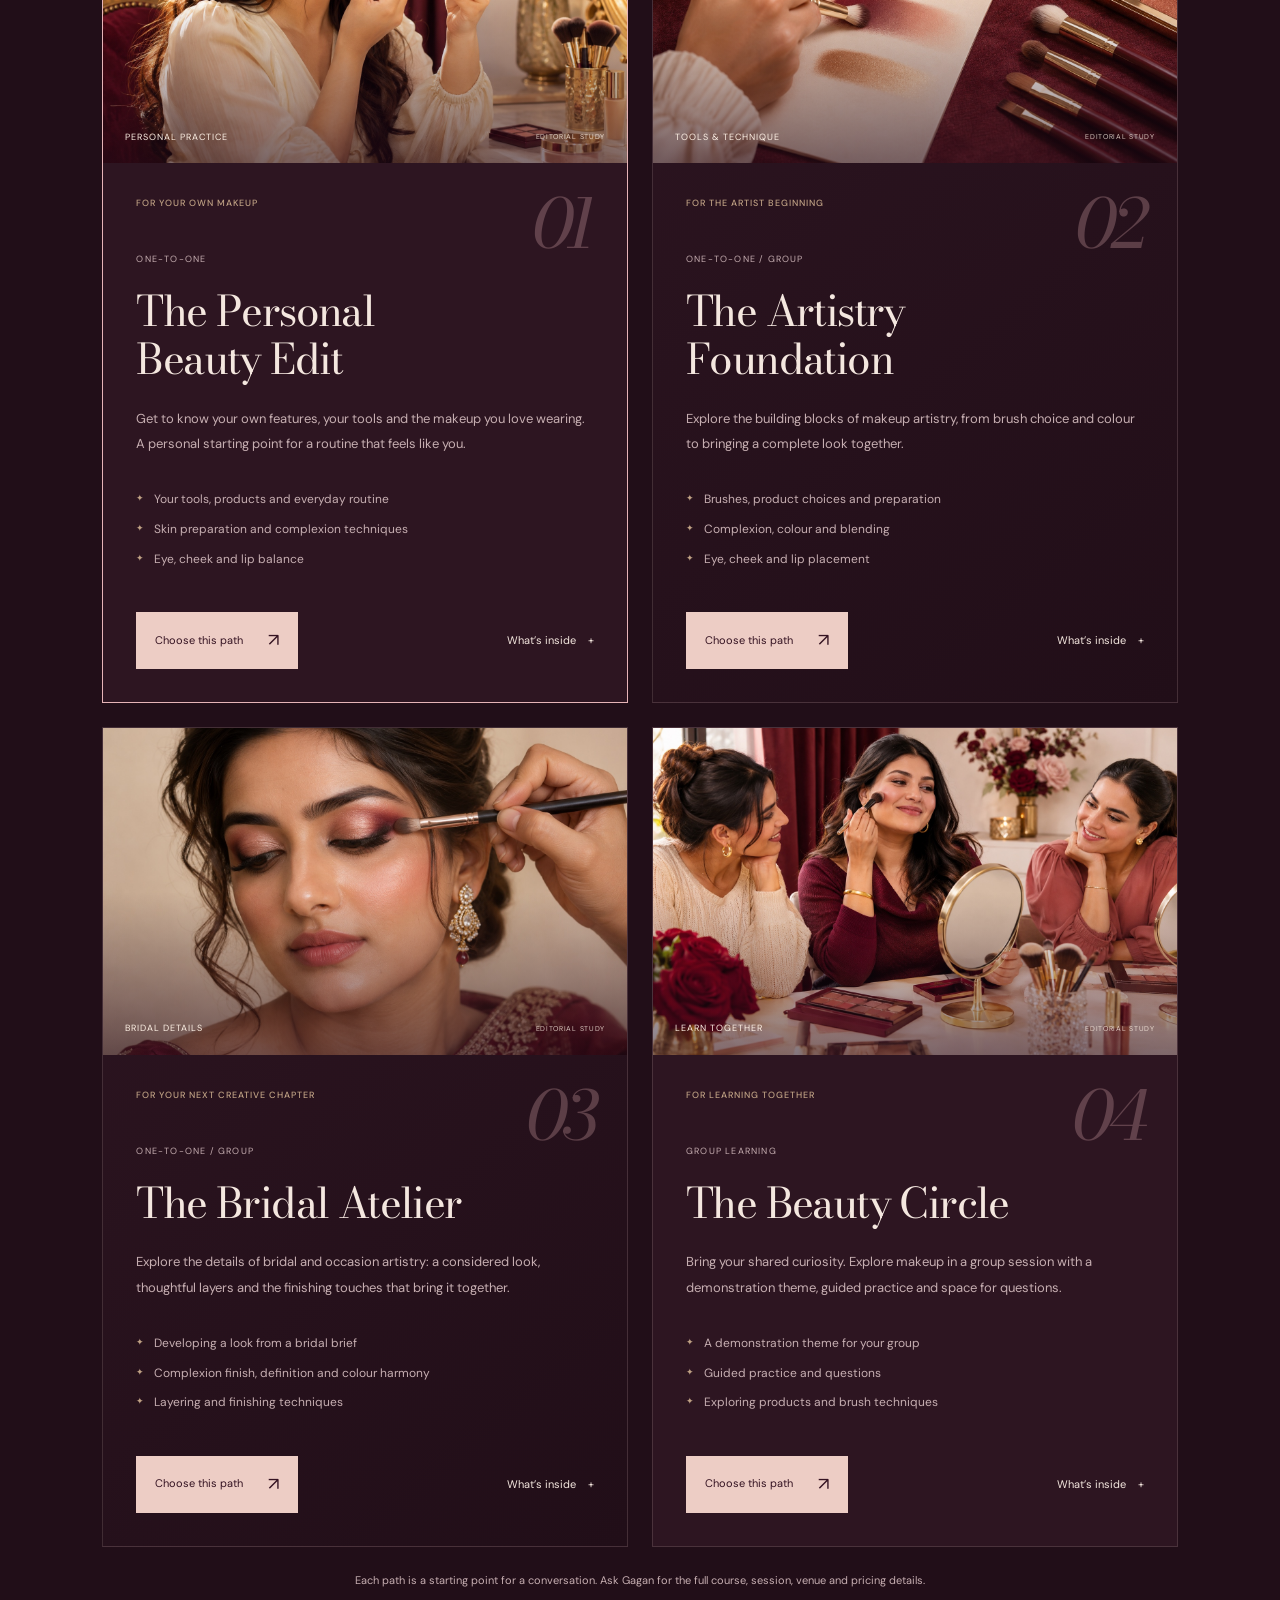
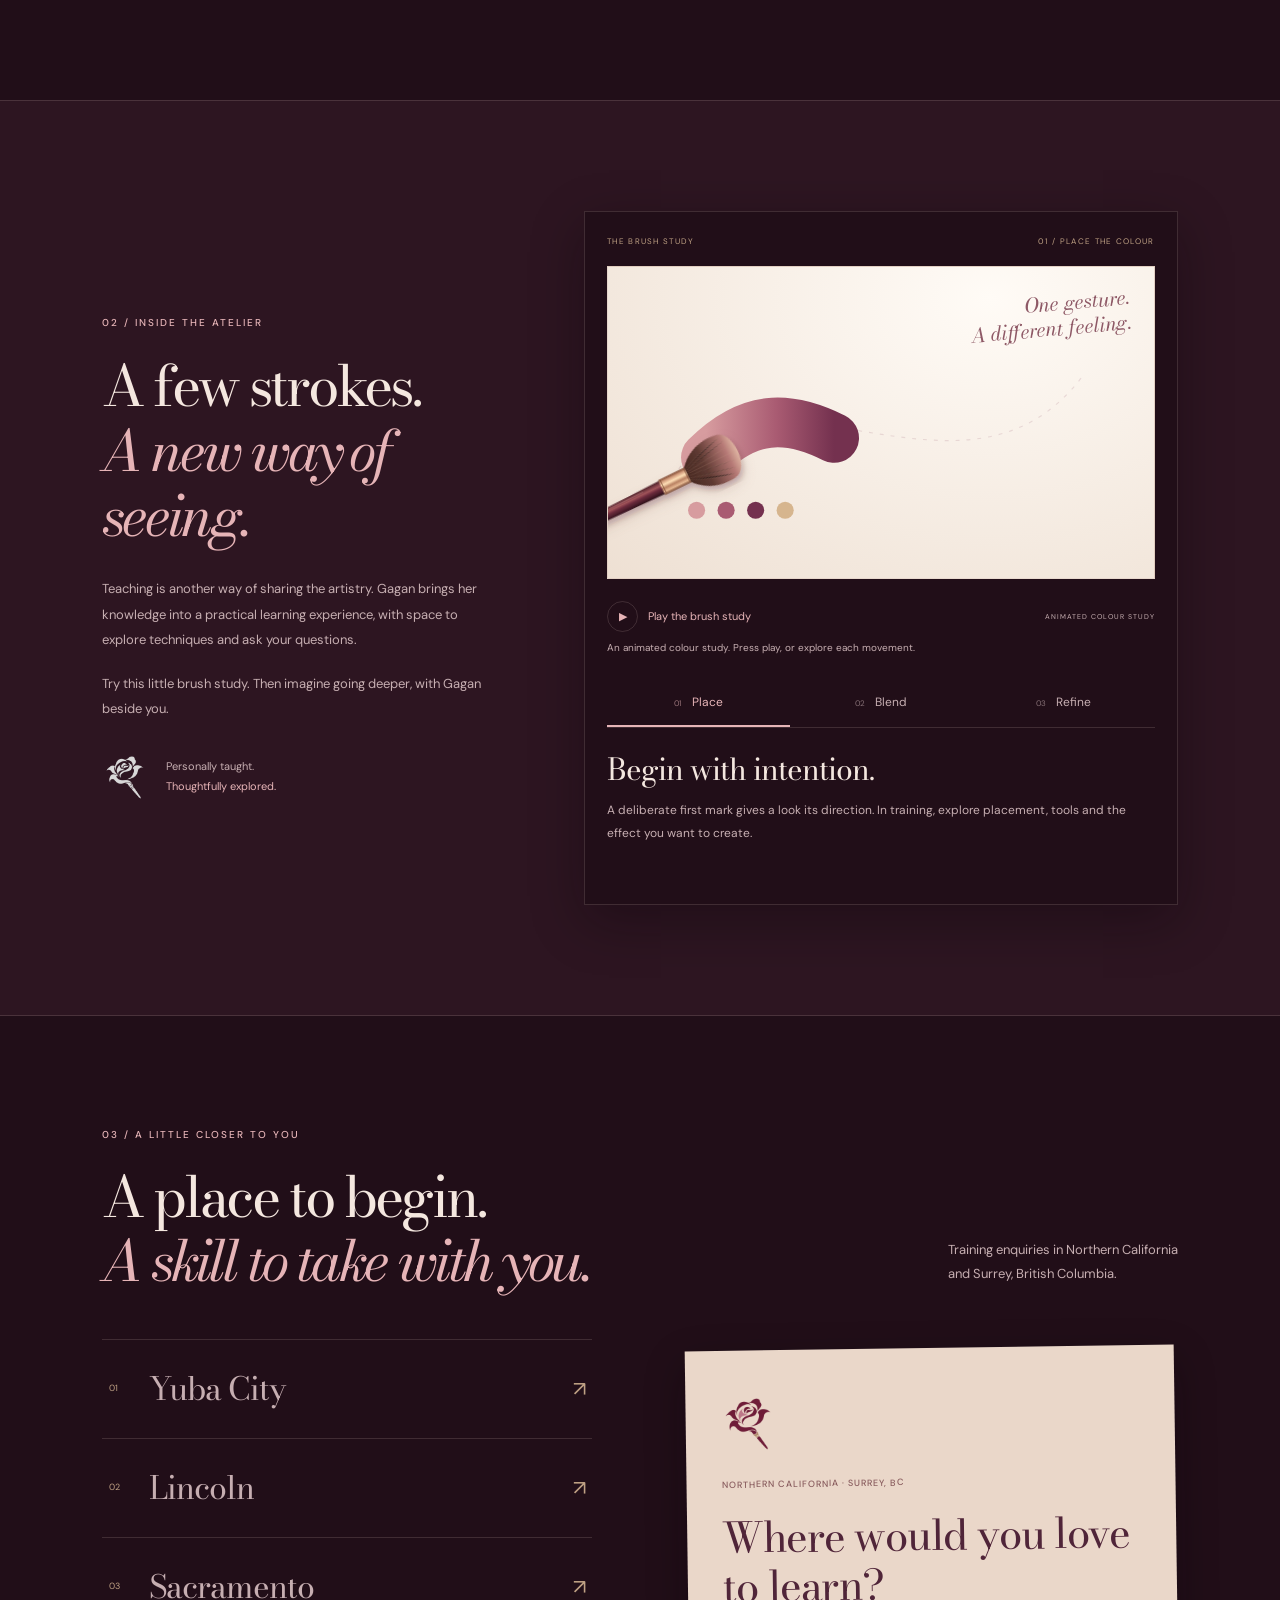
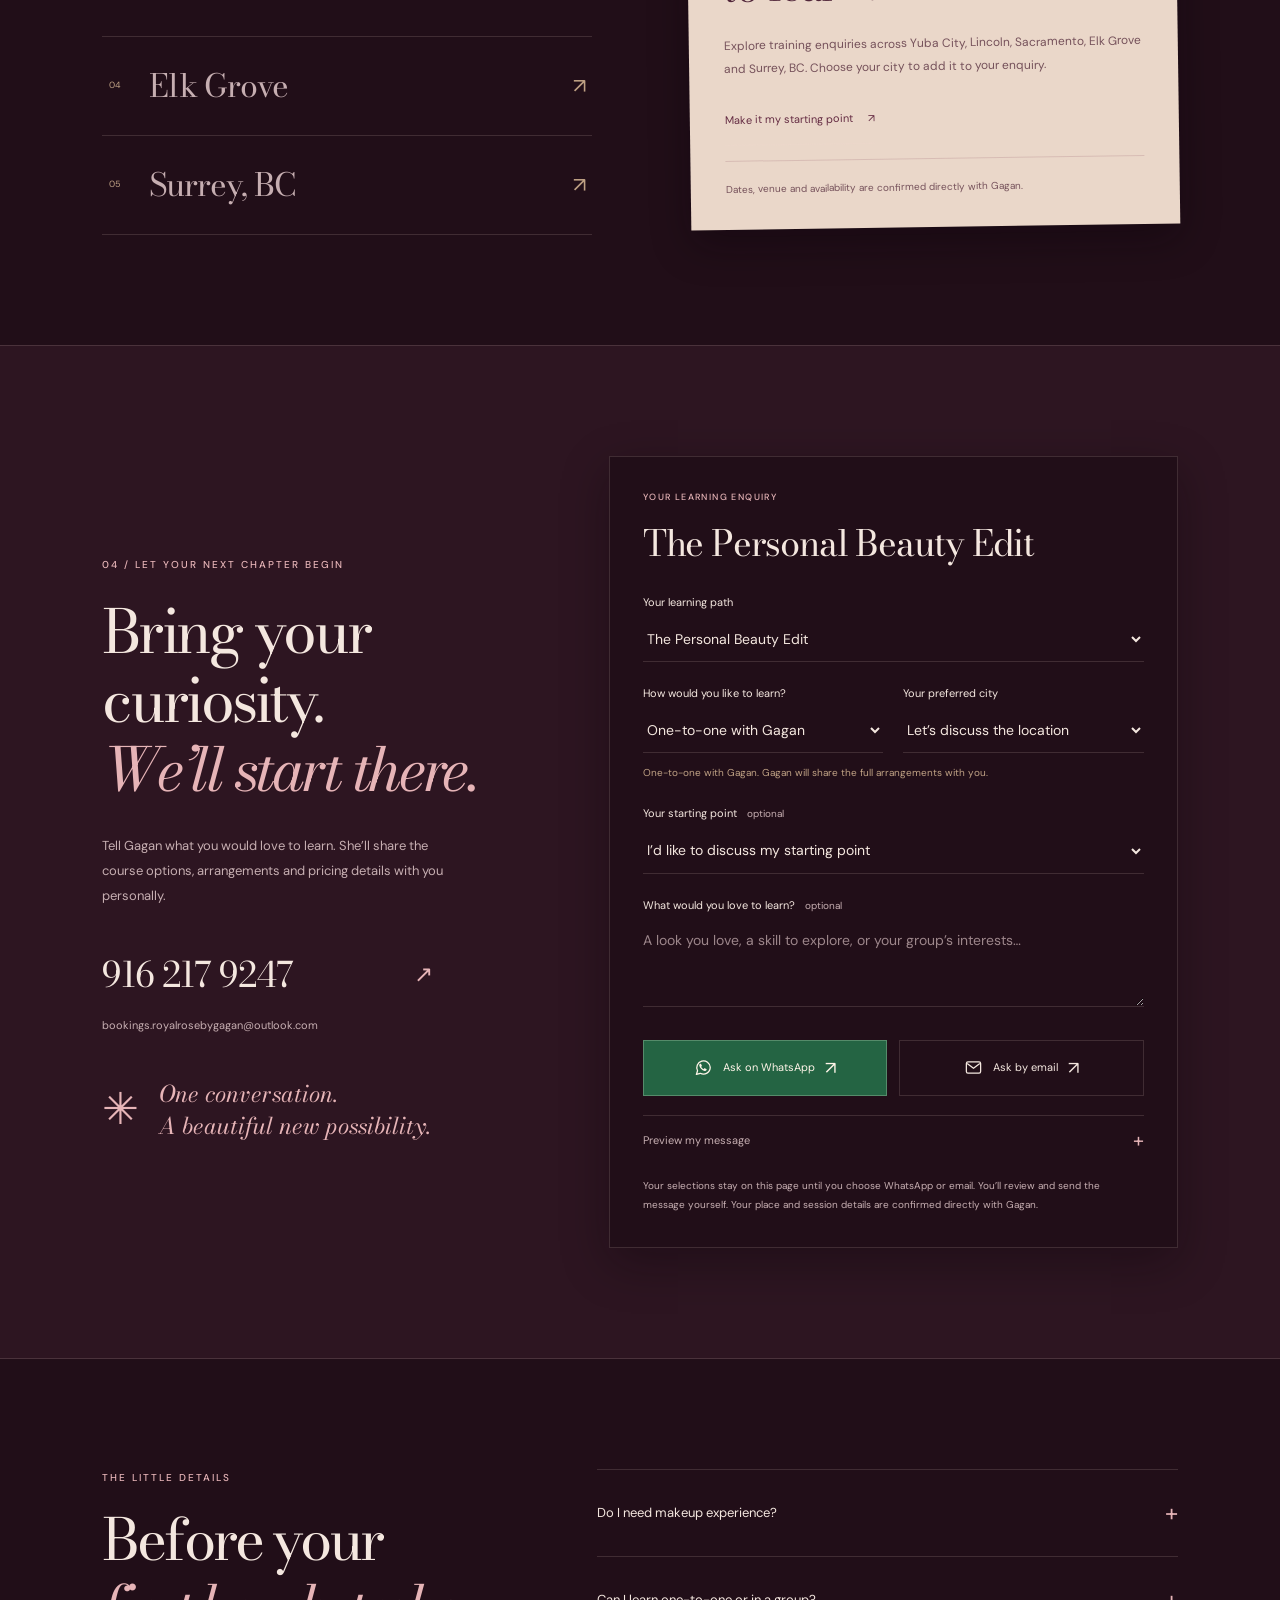
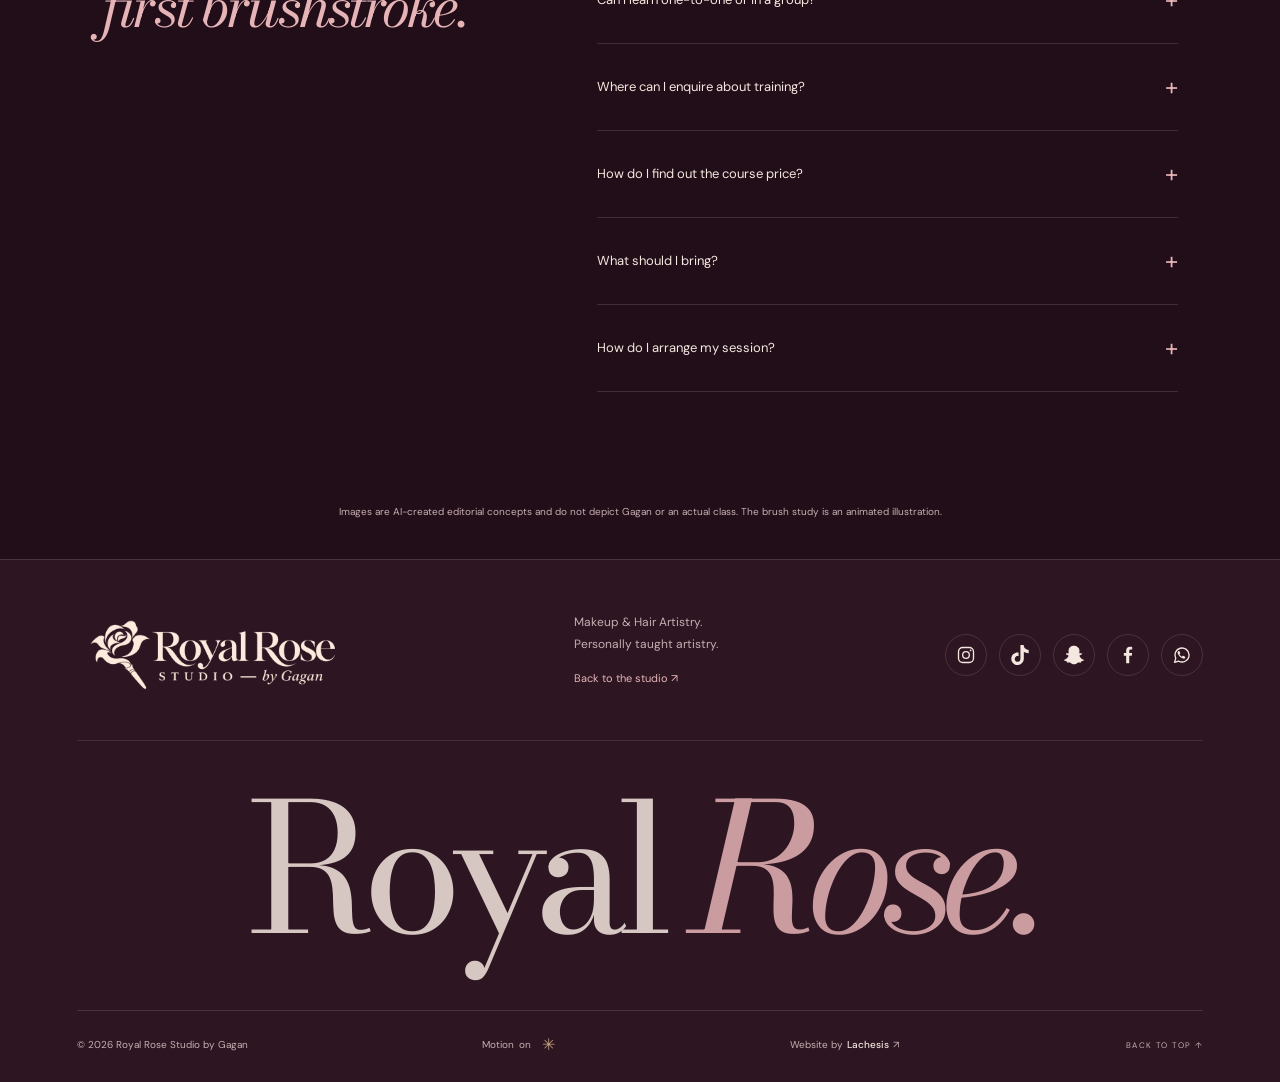
<file: academy.html>
<!doctype html>
<html lang="en" data-theme="dark">
<head>
  <meta charset="UTF-8"><meta name="viewport" content="width=device-width, initial-scale=1, viewport-fit=cover">
  <meta name="theme-color" content="#210e18">
  <script>try{document.documentElement.dataset.theme=localStorage.getItem("royal-rose-theme")==="light"?"light":"dark";document.documentElement.dataset.motion=localStorage.getItem("royal-rose-motion")==="off"?"off":"on";}catch{}</script>
  <title>Royal Rose Academy | Makeup Training with Gagan</title>
  <meta name="description" content="Learn makeup directly with Gagan. Explore one-to-one and group training in Yuba City, Lincoln, Sacramento, Elk Grove and Surrey, BC. Enquire for course and pricing details.">
  <meta property="og:title" content="Royal Rose Academy — Personally taught by Gagan"><meta property="og:description" content="Your artistry. In full bloom. Explore one-to-one and group makeup training with Gagan."><meta property="og:type" content="website"><meta property="og:image" content="https://royalrosebygagan.com/assets/academy-session.jpg"><meta property="og:image:alt" content="Editorial study of makeup brush technique; not a photograph of Gagan or a class"><link rel="canonical" href="https://royalrosebygagan.com/academy.html">
  <link rel="icon" href="assets/royal-rose-favicon.svg" type="image/svg+xml">
  <link rel="stylesheet" href="fonts.css">
  <link rel="modulepreload" href="academy-data.mjs?v=afdd2584cf"><link rel="modulepreload" href="instagram-links.mjs?v=27bca4c578"><link rel="stylesheet" href="styles.css?v=c93127274e"><link rel="stylesheet" href="academy.css?v=b1c9191c5d"><script src="academy.js?v=7d13ad7dde" type="module"></script>
</head>
<body id="top" class="academy-page">
<svg class="icon-library" xmlns="http://www.w3.org/2000/svg" aria-hidden="true"><defs>
<symbol id="icon-instagram" viewBox="0 0 24 24"><rect x="3" y="3" width="18" height="18" rx="5" fill="none" stroke="currentColor" stroke-width="1.6"/><circle cx="12" cy="12" r="4" fill="none" stroke="currentColor" stroke-width="1.6"/><circle cx="17.5" cy="6.5" r="1" fill="currentColor"/></symbol>
<!-- TikTok and Snapchat brand glyphs from Simple Icons (CC0). -->
<symbol id="icon-tiktok" viewBox="0 0 24 24"><path fill="currentColor" d="M12.525.02c1.31-.02 2.61-.01 3.91-.02.08 1.53.63 3.09 1.75 4.17 1.12 1.11 2.7 1.62 4.24 1.79v4.03c-1.44-.05-2.89-.35-4.2-.97-.57-.26-1.1-.59-1.62-.93-.01 2.92.01 5.84-.02 8.75-.08 1.4-.54 2.79-1.35 3.94-1.31 1.92-3.58 3.17-5.91 3.21-1.43.08-2.86-.31-4.08-1.03-2.02-1.19-3.44-3.37-3.65-5.71-.02-.5-.03-1-.01-1.49.18-1.9 1.12-3.72 2.58-4.96 1.66-1.44 3.98-2.13 6.15-1.72.02 1.48-.04 2.96-.04 4.44-.99-.32-2.15-.23-3.02.37-.63.41-1.11 1.04-1.36 1.75-.21.51-.15 1.07-.14 1.61.24 1.64 1.82 3.02 3.5 2.87 1.12-.01 2.19-.66 2.77-1.61.19-.33.4-.67.41-1.06.1-1.79.06-3.57.07-5.36.01-4.03-.01-8.05.02-12.07z"/></symbol>
<symbol id="icon-snapchat" viewBox="0 0 24 24"><path fill="currentColor" d="M12.206.793c.99 0 4.347.276 5.93 3.821.529 1.193.403 3.219.299 4.847l-.003.06c-.012.18-.022.345-.03.51.075.045.203.09.401.09.3-.016.659-.12 1.033-.301.165-.088.344-.104.464-.104.182 0 .359.029.509.09.45.149.734.479.734.838.015.449-.39.839-1.213 1.168-.089.029-.209.075-.344.119-.45.135-1.139.36-1.333.81-.09.224-.061.524.12.868l.015.015c.06.136 1.526 3.475 4.791 4.014.255.044.435.27.42.509 0 .075-.015.149-.045.225-.24.569-1.273.988-3.146 1.271-.059.091-.12.375-.164.57-.029.179-.074.36-.134.553-.076.271-.27.405-.555.405h-.03c-.135 0-.313-.031-.538-.074-.36-.075-.765-.135-1.273-.135-.3 0-.599.015-.913.074-.6.104-1.123.464-1.723.884-.853.599-1.826 1.288-3.294 1.288-.06 0-.119-.015-.18-.015h-.149c-1.468 0-2.427-.675-3.279-1.288-.599-.42-1.107-.779-1.707-.884-.314-.045-.629-.074-.928-.074-.54 0-.958.089-1.272.149-.211.043-.391.074-.54.074-.374 0-.523-.224-.583-.42-.061-.192-.09-.389-.135-.567-.046-.181-.105-.494-.166-.57-1.918-.222-2.95-.642-3.189-1.226-.031-.063-.052-.15-.055-.225-.015-.243.165-.465.42-.509 3.264-.54 4.73-3.879 4.791-4.02l.016-.029c.18-.345.224-.645.119-.869-.195-.434-.884-.658-1.332-.809-.121-.029-.24-.074-.346-.119-1.107-.435-1.257-.93-1.197-1.273.09-.479.674-.793 1.168-.793.146 0 .27.029.383.074.42.194.789.3 1.104.3.234 0 .384-.06.465-.105l-.046-.569c-.098-1.626-.225-3.651.307-4.837C7.392 1.077 10.739.807 11.727.807l.419-.015h.06z"/></symbol>
<symbol id="icon-facebook" viewBox="0 0 24 24"><path fill="currentColor" d="M13.5 22v-9h3l.5-3.5h-3.5V7.3c0-1 .3-1.8 1.8-1.8H17V2.4c-.7-.1-1.7-.2-2.7-.2-2.7 0-4.5 1.6-4.5 4.7v2.6H7V13h2.8v9z"/></symbol>
<symbol id="icon-whatsapp" viewBox="0 0 24 24"><path d="M20.5 11.8a8.5 8.5 0 0 1-12.6 7.5L3 20.8l1.5-4.7a8.5 8.5 0 1 1 16-4.3Z" fill="none" stroke="currentColor" stroke-width="1.6" stroke-linejoin="round"/><path d="M8 7.3c.4-.3.7-.1.9.3l1 2c.1.3 0 .6-.4 1l-.5.5c.5 1.2 1.7 2.4 3 3l.7-.8c.3-.4.6-.4.9-.3l2 1c.4.2.5.5.3.9-.4 1.3-1.5 1.7-2.5 1.4-3.1-.8-5.9-3.5-6.7-6.6-.2-1 .3-2 1.3-2.4Z" fill="currentColor"/></symbol>
<symbol id="icon-sun" viewBox="0 0 24 24"><circle cx="12" cy="12" r="4" fill="none" stroke="currentColor" stroke-width="1.5"/><path d="M12 2v2m0 16v2M2 12h2m16 0h2M5 5l1.5 1.5m11 11L19 19M5 19l1.5-1.5m11-11L19 5" fill="none" stroke="currentColor" stroke-width="1.5" stroke-linecap="round"/></symbol>
<symbol id="icon-moon" viewBox="0 0 24 24"><path d="M20 14.5A8.5 8.5 0 0 1 9.5 4 8.5 8.5 0 1 0 20 14.5Z" fill="none" stroke="currentColor" stroke-width="1.5" stroke-linejoin="round"/></symbol>
<symbol id="icon-heart" viewBox="0 0 24 24"><path d="M20.4 5.2a5.2 5.2 0 0 0-7.4 0L12 6.3l-1.1-1.1a5.2 5.2 0 1 0-7.4 7.4L12 21l8.4-8.4a5.2 5.2 0 0 0 0-7.4Z" stroke="currentColor" stroke-width="1.5" stroke-linejoin="round"/></symbol><symbol id="icon-compare" viewBox="0 0 24 24"><rect x="3" y="4" width="18" height="16" rx="1" fill="none" stroke="currentColor" stroke-width="1.5"/><path d="M12 2v20M7 9l-2 3 2 3m10-6 2 3-2 3" fill="none" stroke="currentColor" stroke-width="1.5" stroke-linecap="round" stroke-linejoin="round"/></symbol><symbol id="icon-download" viewBox="0 0 24 24"><path d="M12 3v12m-4-4 4 4 4-4M4 16v5h16v-5" fill="none" stroke="currentColor" stroke-width="1.5" stroke-linecap="round" stroke-linejoin="round"/></symbol><symbol id="icon-email" viewBox="0 0 24 24"><rect x="3" y="5" width="18" height="14" rx="2" fill="none" stroke="currentColor" stroke-width="1.6"/><path d="m4 7 8 6 8-6" fill="none" stroke="currentColor" stroke-width="1.6" stroke-linejoin="round"/></symbol></defs></svg>
<div class="reading-progress" aria-hidden="true"><span></span></div><a class="skip-link" href="#main">Skip to content</a>
<div class="announcement"><span>ROYAL ROSE ACADEMY <b>✦</b> PERSONALLY TAUGHT BY GAGAN</span><a href="#paths">Find your learning path <span aria-hidden="true">↗</span></a></div>
<header class="header" id="masthead">
  <a class="brand" href="index.html" aria-label="Royal Rose Studio by Gagan, home"><img class="brand-lockup" src="assets/royal-rose-logo-web.png" width="2172" height="724" alt="Royal Rose Studio by Gagan — rose and makeup brush logo"></a>
  <nav class="desktop-nav" aria-label="Main navigation"><a href="index.html#artistry">The artistry</a><a href="index.html#occasions">Your occasion</a><a href="index.html#experience">The experience</a><a href="academy.html" aria-current="page">Academy</a></nav>
  <div class="header-actions"><button class="theme-toggle" id="theme-toggle" aria-label="Switch to light mode" aria-pressed="false" title="Switch to light mode"><svg class="theme-sun" aria-hidden="true"><use href="#icon-sun"/></svg><svg class="theme-moon" aria-hidden="true"><use href="#icon-moon"/></svg><span id="theme-label">Light</span></button><a class="header-cta" href="#academy-enquire">Learn with Gagan <span aria-hidden="true">↗</span></a></div>
  <button class="menu-toggle" aria-expanded="false" aria-controls="mobile-nav" aria-label="Open menu"><span></span><span></span></button>
  <nav id="mobile-nav" class="mobile-nav" aria-label="Mobile navigation" hidden><a href="index.html#artistry">The artistry</a><a href="index.html#occasions">Your occasion</a><a href="index.html#experience">The experience</a><a href="academy.html" aria-current="page">Academy</a><a href="#academy-enquire">Ask about training ↗</a></nav>
</header>
<main id="main">
  <section class="academy-hero" aria-labelledby="academy-title">
    <div class="academy-hero-copy"><p class="eyebrow">THE ROYAL ROSE ACADEMY</p><h1 id="academy-title">Your artistry.<br><em>In full bloom.</em></h1><p class="academy-lead">A little curiosity.<br>A beautiful place to begin.</p><p class="academy-description">Learn Gagan’s skills, techniques and love for makeup through one-to-one and group training. For the beauty you love creating, and the artist you’re becoming.</p><div class="academy-hero-actions"><a class="button button-dark" href="#paths">Find your learning path <span aria-hidden="true">↗</span></a><a class="text-link" href="#academy-enquire">Let’s talk training <span aria-hidden="true">→</span></a></div><div class="academy-hero-facts"><span>Personally taught</span><i aria-hidden="true">✦</i><span>One-to-one & group</span></div><a class="academy-studio-return" href="index.html">Explore the makeup studio <span aria-hidden="true">↗</span></a></div>
    <figure class="academy-hero-media"><div class="academy-photo-wrap"><img src="assets/academy-session.jpg" width="1024" height="1280" alt="Editorial study of an anonymous artist demonstrating a makeup brush technique on a model" fetchpriority="high"><div class="academy-photo-caption"><span>A HAND. A BRUSH. A NEW BEGINNING.</span><p>The art of<br><em>becoming.</em></p></div><span class="academy-photo-corner" aria-hidden="true">01 / THE LEARNING EDIT</span></div><figcaption>AI-created editorial imagery · not a class photograph</figcaption><img class="academy-floating-brush" src="assets/brush.svg" alt="" aria-hidden="true"></figure>
  </section>
  <div class="academy-ribbon" aria-hidden="true"><div><span>LEARN <i>✳</i> PRACTISE <i>✳</i> REFINE <i>✳</i> REPEAT <i>✳</i></span><span>LEARN <i>✳</i> PRACTISE <i>✳</i> REFINE <i>✳</i> REPEAT <i>✳</i></span></div></div>

  <section id="paths" class="academy-paths section-pad" aria-labelledby="paths-title"><div class="academy-section-heading reveal"><div><p class="eyebrow">01 / FIND YOUR STARTING POINT</p><h2 id="paths-title">Four paths.<br><em>Your kind of artistry.</em></h2></div><p>Start with what brings you here.<br>Gagan will help you explore the details.</p></div><div class="path-filter-row"><div class="path-filters" role="group" aria-label="Explore training paths"><button data-path-filter="all" aria-pressed="true">All paths</button><button data-path-filter="self" aria-pressed="false">For myself</button><button data-path-filter="artist" aria-pressed="false">For my artistry</button><button data-path-filter="group" aria-pressed="false">Learn together</button></div><p id="path-count" role="status">4 paths to explore</p></div><div class="course-grid"><article class="course-card" data-course="personal"><figure class="course-image"><img src="assets/academy-personal.jpg" width="1536" height="1024" loading="lazy" decoding="async" alt="Editorial study of personal makeup practice with a compact mirror and rose lip colour"><figcaption><span>PERSONAL PRACTICE</span><i>EDITORIAL STUDY</i></figcaption></figure><div class="course-content"><div class="course-card-top"><p class="eyebrow">For your own makeup</p><span class="course-number" aria-hidden="true">01</span></div><span class="course-format">ONE-TO-ONE</span><h3>The Personal Beauty Edit</h3><p>Get to know your own features, your tools and the makeup you love wearing. A personal starting point for a routine that feels like you.</p><ul class="course-highlights"><li>Your tools, products and everyday routine</li><li>Skin preparation and complexion techniques</li><li>Eye, cheek and lip balance</li></ul><div class="course-actions"><a class="button button-dark" href="#academy-enquire" data-choose-course="personal">Choose this path <span aria-hidden="true">↗</span></a><button class="text-link" data-course-details="personal" aria-label="Explore The Personal Beauty Edit">What’s inside <span aria-hidden="true">+</span></button></div></div></article>
<article class="course-card" data-course="foundations"><figure class="course-image"><img src="assets/academy-foundations.jpg" width="1536" height="1024" loading="lazy" decoding="async" alt="Editorial study of hands practising colour blending with brushes, a palette and a practice sheet"><figcaption><span>TOOLS &amp; TECHNIQUE</span><i>EDITORIAL STUDY</i></figcaption></figure><div class="course-content"><div class="course-card-top"><p class="eyebrow">For the artist beginning</p><span class="course-number" aria-hidden="true">02</span></div><span class="course-format">ONE-TO-ONE / GROUP</span><h3>The Artistry Foundation</h3><p>Explore the building blocks of makeup artistry, from brush choice and colour to bringing a complete look together.</p><ul class="course-highlights"><li>Brushes, product choices and preparation</li><li>Complexion, colour and blending</li><li>Eye, cheek and lip placement</li></ul><div class="course-actions"><a class="button button-dark" href="#academy-enquire" data-choose-course="foundations">Choose this path <span aria-hidden="true">↗</span></a><button class="text-link" data-course-details="foundations" aria-label="Explore The Artistry Foundation">What’s inside <span aria-hidden="true">+</span></button></div></div></article>
<article class="course-card" data-course="bridal"><figure class="course-image"><img src="assets/academy-bridal.jpg" width="1536" height="1024" loading="lazy" decoding="async" alt="Editorial study of a precision brush refining a rose and bronze bridal-inspired eye look"><figcaption><span>BRIDAL DETAILS</span><i>EDITORIAL STUDY</i></figcaption></figure><div class="course-content"><div class="course-card-top"><p class="eyebrow">For your next creative chapter</p><span class="course-number" aria-hidden="true">03</span></div><span class="course-format">ONE-TO-ONE / GROUP</span><h3>The Bridal Atelier</h3><p>Explore the details of bridal and occasion artistry: a considered look, thoughtful layers and the finishing touches that bring it together.</p><ul class="course-highlights"><li>Developing a look from a bridal brief</li><li>Complexion finish, definition and colour harmony</li><li>Layering and finishing techniques</li></ul><div class="course-actions"><a class="button button-dark" href="#academy-enquire" data-choose-course="bridal">Choose this path <span aria-hidden="true">↗</span></a><button class="text-link" data-course-details="bridal" aria-label="Explore The Bridal Atelier">What’s inside <span aria-hidden="true">+</span></button></div></div></article>
<article class="course-card" data-course="circle"><figure class="course-image"><img src="assets/academy-circle.jpg" width="1536" height="1024" loading="lazy" decoding="async" alt="Editorial concept of three adult learners sharing makeup practice around a studio table"><figcaption><span>LEARN TOGETHER</span><i>EDITORIAL STUDY</i></figcaption></figure><div class="course-content"><div class="course-card-top"><p class="eyebrow">For learning together</p><span class="course-number" aria-hidden="true">04</span></div><span class="course-format">GROUP LEARNING</span><h3>The Beauty Circle</h3><p>Bring your shared curiosity. Explore makeup in a group session with a demonstration theme, guided practice and space for questions.</p><ul class="course-highlights"><li>A demonstration theme for your group</li><li>Guided practice and questions</li><li>Exploring products and brush techniques</li></ul><div class="course-actions"><a class="button button-dark" href="#academy-enquire" data-choose-course="circle">Choose this path <span aria-hidden="true">↗</span></a><button class="text-link" data-course-details="circle" aria-label="Explore The Beauty Circle">What’s inside <span aria-hidden="true">+</span></button></div></div></article></div><p class="academy-pack-note">Each path is a starting point for a conversation. Ask Gagan for the full course, session, venue and pricing details.</p></section>

  <section id="atelier" class="academy-atelier section-pad" aria-labelledby="atelier-title"><div class="academy-atelier-copy reveal"><p class="eyebrow">02 / INSIDE THE ATELIER</p><h2 id="atelier-title">A few strokes.<br><em>A new way of seeing.</em></h2><p>Teaching is another way of sharing the artistry. Gagan brings her knowledge into a practical learning experience, with space to explore techniques and ask your questions.</p><p>Try this little brush study. Then imagine going deeper, with Gagan beside you.</p><div class="mentor-signoff"><img src="assets/royal-rose-emblem-web.png" decoding="async" fetchpriority="low" alt=""><span>Personally taught.<br><strong>Thoughtfully explored.</strong></span></div></div>
    <div class="lesson-card reveal"><div class="lesson-top"><span>THE BRUSH STUDY</span><span id="lesson-cue">01 / PLACE THE COLOUR</span></div><div id="lesson-stage" class="lesson-stage" data-step="place"><svg class="pigment-study" viewBox="0 0 700 400" aria-hidden="true"><defs><linearGradient id="study-rose" x1="0" x2="1"><stop stop-color="#d79c9f"/><stop offset=".55" stop-color="#a95b72"/><stop offset="1" stop-color="#74314f"/></linearGradient><linearGradient id="study-gold" x1="0" x2="1"><stop stop-color="#d6b58e"/><stop offset="1" stop-color="#ae6e69"/></linearGradient><filter id="study-soft"><feGaussianBlur stdDeviation="10"/></filter></defs><path class="study-guide" d="M90 260C205 95 460 340 610 140" fill="none" stroke="#6d233f20" stroke-width="1.5" stroke-dasharray="5 9"/><g class="study-layer study-place"><path class="pigment-line" d="M125 245C180 190 230 190 290 220" pathLength="1" fill="none" stroke="url(#study-rose)" stroke-width="64" stroke-linecap="round"/></g><g class="study-layer study-blend"><path class="pigment-line" d="M125 245C245 70 430 350 580 165" pathLength="1" fill="none" stroke="url(#study-rose)" stroke-width="80" stroke-linecap="round" filter="url(#study-soft)"/><path class="pigment-line" d="M125 245C245 70 430 350 580 165" pathLength="1" fill="none" stroke="url(#study-rose)" stroke-width="50" stroke-linecap="round" opacity=".7"/></g><g class="study-layer study-refine"><path class="pigment-line" d="M125 245C245 70 430 350 580 165" pathLength="1" fill="none" stroke="url(#study-rose)" stroke-width="64" stroke-linecap="round" opacity=".9"/><path class="pigment-line gold-finish" d="M150 229C270 104 424 303 566 161" pathLength="1" fill="none" stroke="url(#study-gold)" stroke-width="5" stroke-linecap="round"/></g><circle cx="113" cy="313" r="11" fill="#d79c9f"/><circle cx="151" cy="313" r="11" fill="#a95b72"/><circle cx="189" cy="313" r="11" fill="#74314f"/><circle cx="227" cy="313" r="11" fill="#d6b58e"/></svg><img class="lesson-brush" src="assets/brush.svg" alt="" aria-hidden="true"><span class="lesson-paper-note" aria-hidden="true">One gesture.<br>A different feeling.</span></div><div class="lesson-control-row"><button id="lesson-play" class="lesson-play" aria-pressed="false" aria-describedby="lesson-motion-note"><span class="play-symbol" aria-hidden="true">▶</span><span id="lesson-play-label">Play the brush study</span></button><span class="lesson-animation-label">ANIMATED COLOUR STUDY</span></div><p id="lesson-motion-note" class="lesson-motion-note">An animated colour study. Press play, or explore each movement.</p><div class="lesson-steps" role="group" aria-label="Explore a brush movement"><button class="lesson-step" aria-pressed="true"><span>01</span> Place</button><button class="lesson-step" aria-pressed="false"><span>02</span> Blend</button><button class="lesson-step" aria-pressed="false"><span>03</span> Refine</button></div><div class="lesson-text"><h3 id="lesson-title">Begin with intention.</h3><p id="lesson-copy">A deliberate first mark gives a look its direction. In training, explore placement, tools and the effect you want to create.</p></div><p id="lesson-status" class="visually-hidden" role="status"></p></div>
  </section>

  <section id="academy-locations" class="academy-locations section-pad" aria-labelledby="locations-title"><div class="academy-section-heading reveal"><div><p class="eyebrow">03 / A LITTLE CLOSER TO YOU</p><h2 id="locations-title">A place to begin.<br><em>A skill to take with you.</em></h2></div><p>Training enquiries in Northern California<br>and Surrey, British Columbia.</p></div><div class="academy-location-grid"><div class="academy-cities" role="group" aria-label="Choose your training city"><button class="city-choice" data-city="yuba-city" aria-pressed="false"><span>01</span> Yuba City <i aria-hidden="true">↗</i></button><button class="city-choice" data-city="lincoln" aria-pressed="false"><span>02</span> Lincoln <i aria-hidden="true">↗</i></button><button class="city-choice" data-city="sacramento" aria-pressed="false"><span>03</span> Sacramento <i aria-hidden="true">↗</i></button><button class="city-choice" data-city="elk-grove" aria-pressed="false"><span>04</span> Elk Grove <i aria-hidden="true">↗</i></button><button class="city-choice" data-city="surrey" aria-pressed="false"><span>05</span> Surrey, BC <i aria-hidden="true">↗</i></button></div><div class="city-note"><img src="assets/royal-rose-emblem-web.png" decoding="async" fetchpriority="low" alt="" aria-hidden="true"><p id="city-region" class="eyebrow">NORTHERN CALIFORNIA · SURREY, BC</p><h3 id="city-title">Where would you love to learn?</h3><p id="city-copy">Explore training enquiries across Yuba City, Lincoln, Sacramento, Elk Grove and Surrey, BC. Choose your city to add it to your enquiry.</p><a class="text-link" href="#academy-enquire">Make it my starting point <span aria-hidden="true">↗</span></a><p class="fine-print">Dates, venue and availability are confirmed directly with Gagan.</p></div></div><p id="city-status" class="visually-hidden" role="status"></p></section>

  <section id="academy-enquire" class="academy-enquire section-pad" aria-labelledby="academy-enquire-title"><div class="academy-enquire-copy reveal"><p class="eyebrow">04 / LET YOUR NEXT CHAPTER BEGIN</p><h2 id="academy-enquire-title">Bring your curiosity.<br><em>We’ll start there.</em></h2><p>Tell Gagan what you would love to learn. She’ll share the course options, arrangements and pricing details with you personally.</p><a class="academy-direct-phone" href="tel:+19162179247">916 217 9247 <span aria-hidden="true">↗</span></a><p class="academy-direct-email"><a href="mailto:bookings.royalrosebygagan@outlook.com">bookings.royalrosebygagan@outlook.com</a></p><div class="academy-enquiry-note"><span aria-hidden="true">✳</span><p>One conversation.<br>A beautiful new possibility.</p></div></div>
    <form id="academy-planner" class="academy-planner"><p class="eyebrow">YOUR LEARNING ENQUIRY</p><h3 id="planner-course-title">The Personal Beauty Edit</h3><label for="course-select">Your learning path</label><select id="course-select" name="course"><option value="personal">The Personal Beauty Edit</option><option value="foundations">The Artistry Foundation</option><option value="bridal">The Bridal Atelier</option><option value="circle">The Beauty Circle</option></select><div class="academy-planner-row"><div><label for="format-select">How would you like to learn?</label><select id="format-select" name="format"><option value="one-to-one">One-to-one with Gagan</option></select></div><div><label for="city-select">Your preferred city</label><select id="city-select" name="city"><option value="">Let’s discuss the location</option><option value="yuba-city">Yuba City</option><option value="lincoln">Lincoln</option><option value="sacramento">Sacramento</option><option value="elk-grove">Elk Grove</option><option value="surrey">Surrey, BC, Canada</option></select></div></div><p id="planner-format-note" class="planner-format-note">One-to-one with Gagan. Gagan will share the full arrangements with you.</p><label for="experience-select">Your starting point <span>optional</span></label><select id="experience-select" name="experience"><option value="">I’d like to discuss my starting point</option><option value="new">I’m just starting</option><option value="personal">I’m comfortable doing my own makeup</option><option value="practising">I’m a practising makeup artist</option></select><label for="academy-goal">What would you love to learn? <span>optional</span></label><textarea id="academy-goal" name="goal" rows="3" maxlength="500" placeholder="A look you love, a skill to explore, or your group’s interests…"></textarea><div class="academy-contact-links"><a id="enquiry-whatsapp" class="button academy-whatsapp" href="https://wa.me/19162179247?text=Hi%20Gagan%2C%20please%20share%20Royal%20Rose%20Academy%20course%20and%20pricing%20details." target="_blank" rel="noopener noreferrer"><svg aria-hidden="true"><use href="#icon-whatsapp"/></svg>Ask on WhatsApp <span aria-hidden="true">↗</span></a><a id="enquiry-email" class="button button-outline" href="mailto:bookings.royalrosebygagan@outlook.com?subject=Royal%20Rose%20Academy%20enquiry"><svg aria-hidden="true"><use href="#icon-email"/></svg>Ask by email <span aria-hidden="true">↗</span></a></div><p id="planner-status" class="planner-status" role="status"></p><details id="message-preview" class="academy-message-preview"><summary>Preview my message <span aria-hidden="true">+</span></summary><pre id="academy-message">Hi Gagan, I’d love to learn about Royal Rose Academy. Please share the course options and pricing details.</pre><button type="button" id="copy-academy-message" class="text-link">Copy my enquiry <span aria-hidden="true">↗</span></button><p id="copy-academy-status" role="status"></p></details><p class="academy-privacy-note">Your selections stay on this page until you choose WhatsApp or email. You’ll review and send the message yourself. Your place and session details are confirmed directly with Gagan.</p></form>
  </section>

  <section class="academy-faq section-pad" aria-labelledby="academy-faq-title"><div><p class="eyebrow">THE LITTLE DETAILS</p><h2 id="academy-faq-title">Before your<br><em>first brushstroke.</em></h2></div><div class="faq-list"><details><summary>Do I need makeup experience?<span>+</span></summary><p>There are starting points for learning your own makeup, exploring foundations and developing your artistry. Share your experience and goals with Gagan so she can discuss a suitable path with you.</p></details><details><summary>Can I learn one-to-one or in a group?<span>+</span></summary><p>Yes. The Personal Beauty Edit is a one-to-one path; The Beauty Circle is for group learning. The Artistry Foundation and The Bridal Atelier can be discussed as one-to-one or group training.</p></details><details><summary>Where can I enquire about training?<span>+</span></summary><p>Yuba City, Lincoln, Sacramento, Elk Grove and Surrey, BC, Canada. Gagan will confirm available dates, venue and arrangements directly with you.</p></details><details><summary>How do I find out the course price?<span>+</span></summary><p>Choose a path and use WhatsApp or email to request the complete course and pricing details from Gagan. Prices are shared personally; no booking or payment is taken on this website.</p></details><details><summary>What should I bring?<span>+</span></summary><p>Tell Gagan about the tools and products you already use and the skills you want to learn. She’ll confirm what to bring and the preparation for your chosen training.</p></details><details><summary>How do I arrange my session?<span>+</span></summary><p>Send your learning enquiry to Gagan. Together, discuss the path, learning format, city, dates and pricing before making any arrangements. An enquiry does not reserve or confirm a place.</p></details></div></section>
  <p class="academy-image-note">Images are AI-created editorial concepts and do not depict Gagan or an actual class. The brush study is an animated illustration.</p>
</main>
<footer class="footer"><div class="footer-top"><a class="brand" href="index.html"><img class="brand-lockup" src="assets/royal-rose-logo-web.png" width="2172" height="724" alt="Royal Rose Studio by Gagan — rose and makeup brush logo"></a><p>Makeup &amp; Hair Artistry.<br>Personally taught artistry.<br><a class="academy-footer-link" href="index.html">Back to the studio ↗</a></p><div class="footer-social"><a class="social-icon" href="https://www.instagram.com/royalrosestudiobygagan/" target="_blank" rel="noopener noreferrer" aria-label="Royal Rose Studio on Instagram" title="Instagram"><svg aria-hidden="true"><use href="#icon-instagram"/></svg></a><a class="social-icon" href="https://www.tiktok.com/@royalrosestudiobygagan" target="_blank" rel="noopener noreferrer" aria-label="Royal Rose Studio on TikTok, @royalrosestudiobygagan (opens in a new tab)" title="TikTok · @royalrosestudiobygagan"><svg aria-hidden="true"><use href="#icon-tiktok"/></svg></a><a class="social-icon" href="https://www.snapchat.com/add/royalrosestudio" target="_blank" rel="noopener noreferrer" aria-label="Add Royal Rose Studio on Snapchat, @royalrosestudio (opens in a new tab)" title="Snapchat · @royalrosestudio"><svg aria-hidden="true"><use href="#icon-snapchat"/></svg></a><button class="social-icon" id="facebook-info" aria-label="Find Royal Rose Studio on Facebook" title="Facebook"><svg aria-hidden="true"><use href="#icon-facebook"/></svg></button><a class="social-icon" href="https://wa.me/19162179247" target="_blank" rel="noopener noreferrer" aria-label="Chat with Gagan on WhatsApp" title="WhatsApp"><svg aria-hidden="true"><use href="#icon-whatsapp"/></svg></a></div></div><div class="footer-brandline" aria-hidden="true">Royal <em>Rose.</em></div><div class="footer-bottom"><span>© <span id="year">2026</span> Royal Rose Studio by Gagan</span><button id="motion-toggle" class="motion-toggle" aria-pressed="false">Motion <span>on</span> <i aria-hidden="true">✳</i></button><a class="footer-credit" id="site-credit" href="https://www.thelachesis.com" target="_blank" rel="noopener noreferrer">Website by <strong>Lachesis</strong> <span aria-hidden="true">↗</span></a><a href="#top">BACK TO TOP ↑</a></div></footer>
<a class="whatsapp-float" href="https://wa.me/19162179247?text=Hi%20Gagan%2C%20I%E2%80%99d%20love%20to%20ask%20about%20Royal%20Rose%20Academy%20training%20and%20pricing%20details." target="_blank" rel="noopener noreferrer" aria-label="Ask Gagan about Academy training on WhatsApp"><span>Let’s talk training</span><svg aria-hidden="true"><use href="#icon-whatsapp"/></svg></a>
<div class="mobile-book"><a href="#paths">Find your path</a><a href="#academy-enquire">Learn with Gagan ↗</a></div>
<dialog id="course-dialog" class="modal academy-course-dialog" aria-labelledby="course-dialog-title" aria-describedby="course-dialog-copy"><button class="modal-close" aria-label="Close training details">×</button><p class="eyebrow" id="course-dialog-category"></p><img id="course-dialog-image" src="assets/academy-personal.jpg" width="1536" height="1024" alt="Editorial study of personal makeup practice" loading="lazy" decoding="async"><h2 id="course-dialog-title"></h2><p id="course-dialog-copy"></p><p class="course-dialog-formats" id="course-dialog-formats"></p><h3>What you’ll explore</h3><ul id="course-dialog-topics"></ul><p id="course-dialog-note"></p><div class="academy-contact-links"><a id="dialog-whatsapp" class="button academy-whatsapp" href="https://wa.me/19162179247" target="_blank" rel="noopener noreferrer"><svg aria-hidden="true"><use href="#icon-whatsapp"/></svg>WhatsApp for details ↗</a><a id="dialog-email" class="button button-outline" href="mailto:bookings.royalrosebygagan@outlook.com">Email for details ↗</a></div><button id="dialog-personalise" class="text-link">Personalise my enquiry <span aria-hidden="true">↗</span></button><p class="fine-print">Course, session, venue and pricing details are confirmed directly with Gagan.</p></dialog>
<dialog id="facebook-dialog" class="modal info-modal" aria-labelledby="facebook-dialog-title"><button class="modal-close" aria-label="Close Facebook information">×</button><h2 id="facebook-dialog-title">Find Royal Rose Studio.</h2><p>Search Facebook for “Royal Rose Studio”. For the supplied Instagram profile, visit <a href="https://www.instagram.com/royalrosestudiobygagan/" target="_blank" rel="noopener noreferrer">@royalrosestudiobygagan ↗</a>.</p></dialog>
<noscript><p class="academy-noscript">For course and pricing details, <a href="https://wa.me/19162179247">WhatsApp Gagan</a> or <a href="mailto:bookings.royalrosebygagan@outlook.com">send an email</a>.</p></noscript>
</body></html>
</file>
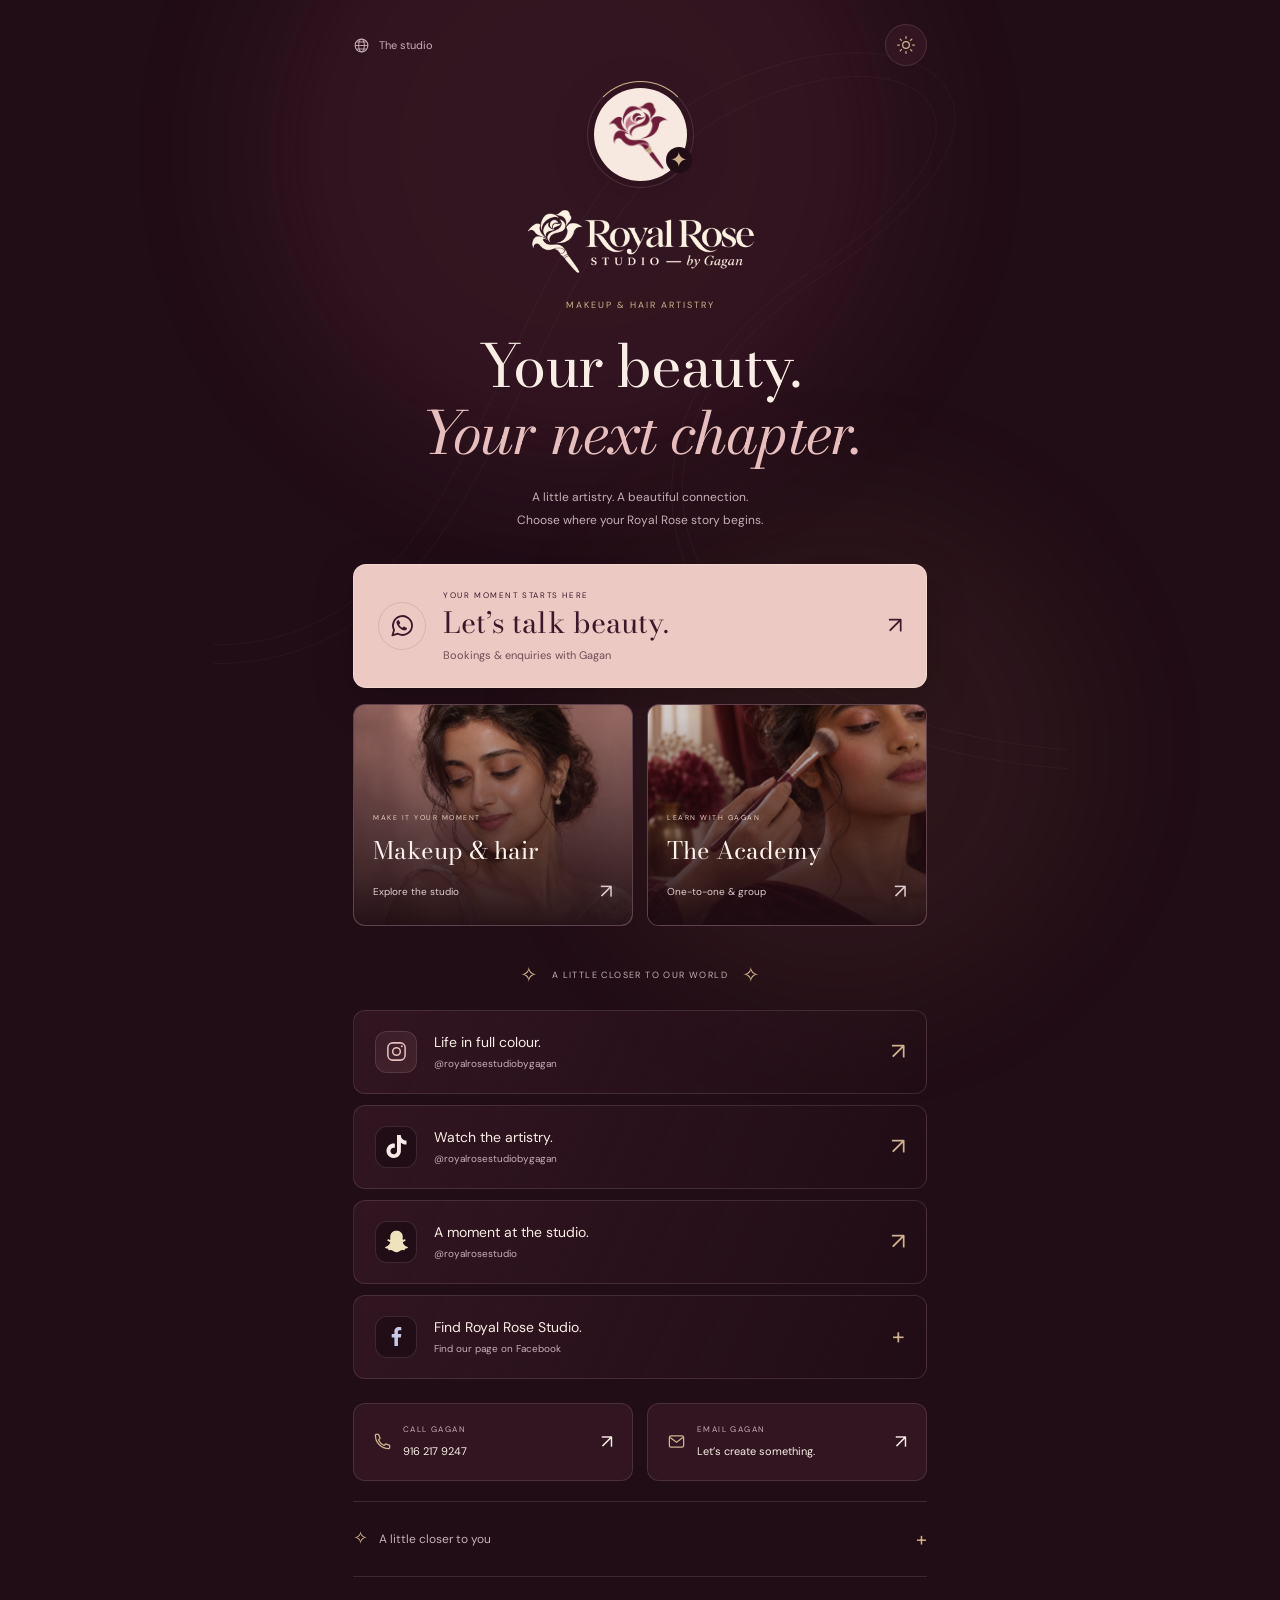
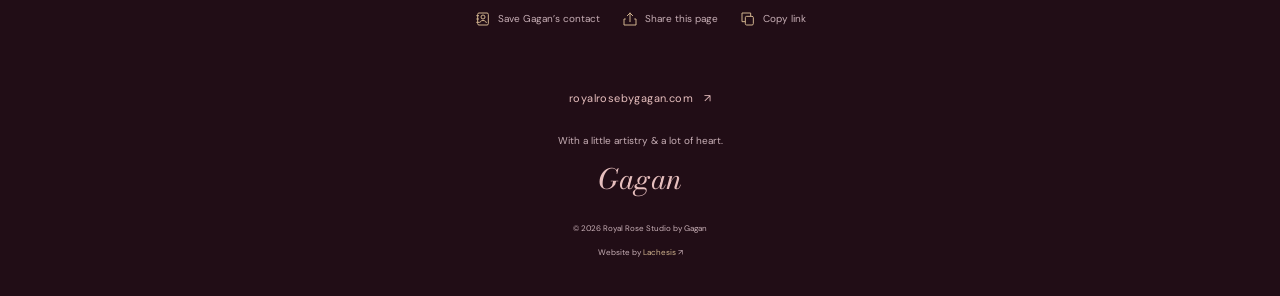
<file: links.html>
<!doctype html>
<html lang="en" data-theme="dark">
<head>
<meta charset="UTF-8"><meta name="viewport" content="width=device-width,initial-scale=1,viewport-fit=cover">
<script>try{document.documentElement.dataset.theme=localStorage.getItem('royal-rose-theme')==='light'?'light':'dark';document.documentElement.dataset.motion=localStorage.getItem('royal-rose-motion')==='off'?'off':'on';}catch{}</script>
<title>Royal Rose Studio by Gagan | All the beautiful connections</title>
<meta name="description" content="Connect with Royal Rose Studio by Gagan. Makeup &amp; Hair Artistry, personal training, bookings and all our social channels in one beautiful place.">
<meta name="robots" content="noindex,follow"><meta name="theme-color" content="#210d16">
<meta property="og:title" content="Royal Rose Studio by Gagan"><meta property="og:description" content="Your beauty. Your next chapter. Book, learn and connect with Royal Rose."><meta property="og:type" content="website"><meta property="og:image" content="https://royalrosebygagan.com/assets/royal-rose-logo-preview.png">
<link rel="canonical" href="https://royalrosebygagan.com/links.html"><link rel="icon" href="assets/royal-rose-favicon.svg" type="image/svg+xml">
<link rel="stylesheet" href="fonts.css"><link rel="stylesheet" href="links.css?v=570633b2a5"><link rel="modulepreload" href="instagram-links.mjs?v=27bca4c578"><script type="module" src="links.js?v=43aa4df50d"></script>
</head>
<body>
<svg class="icon-library" xmlns="http://www.w3.org/2000/svg" aria-hidden="true"><defs>
<symbol id="icon-instagram" viewBox="0 0 24 24"><rect x="3" y="3" width="18" height="18" rx="5" fill="none" stroke="currentColor" stroke-width="1.6"/><circle cx="12" cy="12" r="4" fill="none" stroke="currentColor" stroke-width="1.6"/><circle cx="17.5" cy="6.5" r="1" fill="currentColor"/></symbol>
<!-- TikTok and Snapchat brand glyphs from Simple Icons (CC0). -->
<symbol id="icon-tiktok" viewBox="0 0 24 24"><path fill="currentColor" d="M12.525.02c1.31-.02 2.61-.01 3.91-.02.08 1.53.63 3.09 1.75 4.17 1.12 1.11 2.7 1.62 4.24 1.79v4.03c-1.44-.05-2.89-.35-4.2-.97-.57-.26-1.1-.59-1.62-.93-.01 2.92.01 5.84-.02 8.75-.08 1.4-.54 2.79-1.35 3.94-1.31 1.92-3.58 3.17-5.91 3.21-1.43.08-2.86-.31-4.08-1.03-2.02-1.19-3.44-3.37-3.65-5.71-.02-.5-.03-1-.01-1.49.18-1.9 1.12-3.72 2.58-4.96 1.66-1.44 3.98-2.13 6.15-1.72.02 1.48-.04 2.96-.04 4.44-.99-.32-2.15-.23-3.02.37-.63.41-1.11 1.04-1.36 1.75-.21.51-.15 1.07-.14 1.61.24 1.64 1.82 3.02 3.5 2.87 1.12-.01 2.19-.66 2.77-1.61.19-.33.4-.67.41-1.06.1-1.79.06-3.57.07-5.36.01-4.03-.01-8.05.02-12.07z"/></symbol>
<symbol id="icon-snapchat" viewBox="0 0 24 24"><path fill="currentColor" d="M12.206.793c.99 0 4.347.276 5.93 3.821.529 1.193.403 3.219.299 4.847l-.003.06c-.012.18-.022.345-.03.51.075.045.203.09.401.09.3-.016.659-.12 1.033-.301.165-.088.344-.104.464-.104.182 0 .359.029.509.09.45.149.734.479.734.838.015.449-.39.839-1.213 1.168-.089.029-.209.075-.344.119-.45.135-1.139.36-1.333.81-.09.224-.061.524.12.868l.015.015c.06.136 1.526 3.475 4.791 4.014.255.044.435.27.42.509 0 .075-.015.149-.045.225-.24.569-1.273.988-3.146 1.271-.059.091-.12.375-.164.57-.029.179-.074.36-.134.553-.076.271-.27.405-.555.405h-.03c-.135 0-.313-.031-.538-.074-.36-.075-.765-.135-1.273-.135-.3 0-.599.015-.913.074-.6.104-1.123.464-1.723.884-.853.599-1.826 1.288-3.294 1.288-.06 0-.119-.015-.18-.015h-.149c-1.468 0-2.427-.675-3.279-1.288-.599-.42-1.107-.779-1.707-.884-.314-.045-.629-.074-.928-.074-.54 0-.958.089-1.272.149-.211.043-.391.074-.54.074-.374 0-.523-.224-.583-.42-.061-.192-.09-.389-.135-.567-.046-.181-.105-.494-.166-.57-1.918-.222-2.95-.642-3.189-1.226-.031-.063-.052-.15-.055-.225-.015-.243.165-.465.42-.509 3.264-.54 4.73-3.879 4.791-4.02l.016-.029c.18-.345.224-.645.119-.869-.195-.434-.884-.658-1.332-.809-.121-.029-.24-.074-.346-.119-1.107-.435-1.257-.93-1.197-1.273.09-.479.674-.793 1.168-.793.146 0 .27.029.383.074.42.194.789.3 1.104.3.234 0 .384-.06.465-.105l-.046-.569c-.098-1.626-.225-3.651.307-4.837C7.392 1.077 10.739.807 11.727.807l.419-.015h.06z"/></symbol>
<symbol id="icon-facebook" viewBox="0 0 24 24"><path fill="currentColor" d="M13.5 22v-9h3l.5-3.5h-3.5V7.3c0-1 .3-1.8 1.8-1.8H17V2.4c-.7-.1-1.7-.2-2.7-.2-2.7 0-4.5 1.6-4.5 4.7v2.6H7V13h2.8v9z"/></symbol>
<symbol id="icon-whatsapp" viewBox="0 0 24 24"><path d="M20.5 11.8a8.5 8.5 0 0 1-12.6 7.5L3 20.8l1.5-4.7a8.5 8.5 0 1 1 16-4.3Z" fill="none" stroke="currentColor" stroke-width="1.6" stroke-linejoin="round"/><path d="M8 7.3c.4-.3.7-.1.9.3l1 2c.1.3 0 .6-.4 1l-.5.5c.5 1.2 1.7 2.4 3 3l.7-.8c.3-.4.6-.4.9-.3l2 1c.4.2.5.5.3.9-.4 1.3-1.5 1.7-2.5 1.4-3.1-.8-5.9-3.5-6.7-6.6-.2-1 .3-2 1.3-2.4Z" fill="currentColor"/></symbol>
<symbol id="icon-sun" viewBox="0 0 24 24"><circle cx="12" cy="12" r="4" fill="none" stroke="currentColor" stroke-width="1.5"/><path d="M12 2v2m0 16v2M2 12h2m16 0h2M5 5l1.5 1.5m11 11L19 19M5 19l1.5-1.5m11-11L19 5" fill="none" stroke="currentColor" stroke-width="1.5" stroke-linecap="round"/></symbol>
<symbol id="icon-moon" viewBox="0 0 24 24"><path d="M20 14.5A8.5 8.5 0 0 1 9.5 4 8.5 8.5 0 1 0 20 14.5Z" fill="none" stroke="currentColor" stroke-width="1.5" stroke-linejoin="round"/></symbol>
<symbol id="icon-heart" viewBox="0 0 24 24"><path d="M20.4 5.2a5.2 5.2 0 0 0-7.4 0L12 6.3l-1.1-1.1a5.2 5.2 0 1 0-7.4 7.4L12 21l8.4-8.4a5.2 5.2 0 0 0 0-7.4Z" stroke="currentColor" stroke-width="1.5" stroke-linejoin="round"/></symbol><symbol id="icon-compare" viewBox="0 0 24 24"><rect x="3" y="4" width="18" height="16" rx="1" fill="none" stroke="currentColor" stroke-width="1.5"/><path d="M12 2v20M7 9l-2 3 2 3m10-6 2 3-2 3" fill="none" stroke="currentColor" stroke-width="1.5" stroke-linecap="round" stroke-linejoin="round"/></symbol><symbol id="icon-download" viewBox="0 0 24 24"><path d="M12 3v12m-4-4 4 4 4-4M4 16v5h16v-5" fill="none" stroke="currentColor" stroke-width="1.5" stroke-linecap="round" stroke-linejoin="round"/></symbol><symbol id="hub-phone" viewBox="0 0 24 24"><path d="M7 3H4a1 1 0 0 0-1 1c0 9.4 7.6 17 17 17a1 1 0 0 0 1-1v-3l-5-2-2 2a14 14 0 0 1-7-7l2-2-2-5Z" fill="none" stroke="currentColor" stroke-width="1.6" stroke-linejoin="round"/></symbol><symbol id="hub-globe" viewBox="0 0 24 24"><circle cx="12" cy="12" r="9" fill="none" stroke="currentColor" stroke-width="1.5"/><ellipse cx="12" cy="12" rx="4" ry="9" fill="none" stroke="currentColor" stroke-width="1.4"/><path d="M3 12h18M5 7h14M5 17h14" fill="none" stroke="currentColor" stroke-width="1.3"/></symbol><symbol id="hub-share" viewBox="0 0 24 24"><path d="M12 16V3m-4 4 4-4 4 4M5 12H3v9h18v-9h-2" fill="none" stroke="currentColor" stroke-width="1.5" stroke-linecap="round" stroke-linejoin="round"/></symbol><symbol id="hub-contact" viewBox="0 0 24 24"><rect x="4" y="3" width="16" height="18" rx="2" fill="none" stroke="currentColor" stroke-width="1.5"/><circle cx="12" cy="9" r="3" fill="none" stroke="currentColor" stroke-width="1.5"/><path d="M7 18c0-5 10-5 10 0M2 7h4M2 12h4M2 17h4" fill="none" stroke="currentColor" stroke-width="1.5"/></symbol><symbol id="icon-email" viewBox="0 0 24 24"><rect x="3" y="5" width="18" height="14" rx="2" fill="none" stroke="currentColor" stroke-width="1.6"/><path d="m4 7 8 6 8-6" fill="none" stroke="currentColor" stroke-width="1.6"/></symbol><symbol id="hub-copy" viewBox="0 0 24 24"><rect x="8" y="8" width="12" height="13" rx="2" fill="none" stroke="currentColor" stroke-width="1.5"/><path d="M16 8V3H3v13h5" fill="none" stroke="currentColor" stroke-width="1.5" stroke-linejoin="round"/></symbol></defs></svg>
<div class="ambient ambient-one" aria-hidden="true"></div><div class="ambient ambient-two" aria-hidden="true"></div>
<svg class="petal-lines" viewBox="0 0 900 1200" aria-hidden="true"><path d="M-120 860C280 860 230 260 570 110C830-5 1030 145 690 370C365 585 470 950 1020 1000M-120 885C295 885 260 295 590 140C815 35 985 160 680 360C350 575 450 980 1020 1025"/></svg>
<a class="skip" href="#main">Skip to links</a>
<div class="hub-shell">
<header class="hub-top"><a class="studio-link" href="index.html" aria-label="Explore the Royal Rose website"><svg aria-hidden="true"><use href="#hub-globe"/></svg><span>The studio</span></a><button class="theme-switch" id="hub-theme" aria-label="Switch to light mode" aria-pressed="false"><svg class="sun" aria-hidden="true"><use href="#icon-sun"/></svg><svg class="moon" aria-hidden="true"><use href="#icon-moon"/></svg></button></header>
<main id="main">
<section class="hub-intro" aria-labelledby="hub-title">
<div class="rose-seal"><span class="seal-orbit" aria-hidden="true"></span><img src="assets/royal-rose-emblem-web.png" width="640" height="640" alt="Royal Rose rose and makeup brush emblem" fetchpriority="high"><i aria-hidden="true">✦</i></div>
<a class="wordmark" href="index.html" aria-label="Royal Rose Studio by Gagan"><img src="assets/royal-rose-logo-web.png" width="2172" height="724" alt="Royal Rose Studio by Gagan"></a>
<p class="eyebrow">MAKEUP &amp; HAIR ARTISTRY</p><h1 id="hub-title">Your beauty.<br><em>Your next chapter.</em></h1>
<p class="intro-note">A little artistry. A beautiful connection.<br>Choose where your Royal Rose story begins.</p>
</section>
<a class="booking-card" href="https://wa.me/19162179247?text=Hi%20Gagan%2C%20I%27d%20love%20to%20enquire%20about%20makeup%20and%20hair%20artistry%20at%20Royal%20Rose%20Studio." target="_blank" rel="noopener noreferrer"><span class="booking-icon"><svg aria-hidden="true"><use href="#icon-whatsapp"/></svg></span><span><small>YOUR MOMENT STARTS HERE</small><strong>Let’s talk beauty.</strong><span class="card-note">Bookings &amp; enquiries with Gagan</span></span><span class="arrow" aria-hidden="true">↗</span></a>
<div class="feature-grid" aria-label="Explore the studio and academy">
<a class="feature feature-studio" href="index.html#enquire"><img src="assets/rose.jpg" width="1024" height="1280" alt="Romantic makeup editorial inspiration" decoding="async"><span class="feature-copy"><small>MAKE IT YOUR MOMENT</small><strong>Makeup &amp; hair</strong><span>Explore the studio <i aria-hidden="true">↗</i></span></span></a>
<a class="feature feature-academy" href="academy.html"><img src="assets/academy-session.jpg" width="1536" height="1024" alt="Editorial concept of a makeup demonstration" decoding="async"><span class="feature-copy"><small>LEARN WITH GAGAN</small><strong>The Academy</strong><span>One-to-one &amp; group <i aria-hidden="true">↗</i></span></span></a>
</div>
<section class="social-section" aria-labelledby="social-title"><div class="section-label"><span aria-hidden="true">✧</span><h2 id="social-title">A little closer to our world</h2><span aria-hidden="true">✧</span></div>
<a class="social-card instagram" href="https://www.instagram.com/royalrosestudiobygagan/" target="_blank" rel="noopener noreferrer" aria-label="Open Royal Rose Studio on Instagram"><span class="platform-icon"><svg aria-hidden="true"><use href="#icon-instagram"/></svg></span><span><strong>Life in full colour.</strong><small>@royalrosestudiobygagan</small></span><span class="arrow" aria-hidden="true">↗</span></a>
<a class="social-card tiktok" href="https://www.tiktok.com/@royalrosestudiobygagan" target="_blank" rel="noopener noreferrer" aria-label="Open Royal Rose Studio on TikTok"><span class="platform-icon"><svg aria-hidden="true"><use href="#icon-tiktok"/></svg></span><span><strong>Watch the artistry.</strong><small>@royalrosestudiobygagan</small></span><span class="arrow" aria-hidden="true">↗</span></a>
<a class="social-card snapchat" href="https://www.snapchat.com/add/royalrosestudio" target="_blank" rel="noopener noreferrer" aria-label="Add Royal Rose Studio on Snapchat"><span class="platform-icon"><svg aria-hidden="true"><use href="#icon-snapchat"/></svg></span><span><strong>A moment at the studio.</strong><small>@royalrosestudio</small></span><span class="arrow" aria-hidden="true">↗</span></a>
<button class="social-card facebook" id="hub-facebook" aria-haspopup="dialog"><span class="platform-icon"><svg aria-hidden="true"><use href="#icon-facebook"/></svg></span><span><strong>Find Royal Rose Studio.</strong><small>Find our page on Facebook</small></span><span class="arrow" aria-hidden="true">+</span></button>
</section>
<div class="contact-grid"><a href="tel:+19162179247"><svg aria-hidden="true"><use href="#hub-phone"/></svg><span><small>CALL GAGAN</small><strong>916 217 9247</strong></span><span class="arrow" aria-hidden="true">↗</span></a><a href="mailto:bookings.royalrosebygagan@outlook.com?subject=Royal%20Rose%20Studio%20enquiry"><svg aria-hidden="true"><use href="#icon-email"/></svg><span><small>EMAIL GAGAN</small><strong>Let’s create something.</strong></span><span class="arrow" aria-hidden="true">↗</span></a></div>
<details class="location-details"><summary><span><i aria-hidden="true">✧</i> A little closer to you</span><b aria-hidden="true">+</b></summary><p>Available for enquiries in</p><div class="city-chips"><span>Yuba City</span><span>Lincoln</span><span>Sacramento</span><span>Elk Grove</span><span>Surrey, BC, Canada</span></div><small>Dates, location and arrangements are confirmed with Gagan.</small></details>
<div class="keep-close"><button id="save-contact"><svg aria-hidden="true"><use href="#hub-contact"/></svg>Save Gagan’s contact</button><button id="share-links"><svg aria-hidden="true"><use href="#hub-share"/></svg>Share this page</button><button id="copy-links" aria-label="Copy the Royal Rose links page address"><svg aria-hidden="true"><use href="#hub-copy"/></svg>Copy link</button></div>
<p class="hub-status" id="hub-status" role="status" aria-live="polite"></p>
</main>
<footer class="hub-footer"><a href="index.html">royalrosebygagan.com <span aria-hidden="true">↗</span></a><p>With a little artistry &amp; a lot of heart.<br><em>Gagan</em></p><small>© <span id="hub-year">2026</span> Royal Rose Studio by Gagan</small><a class="credit" href="https://www.thelachesis.com" target="_blank" rel="noopener noreferrer">Website by <strong>Lachesis</strong> <span aria-hidden="true">↗</span></a></footer>
</div>
<dialog id="facebook-dialog" aria-labelledby="facebook-title"><button class="dialog-close" aria-label="Close Facebook details">×</button><span class="dialog-icon"><svg aria-hidden="true"><use href="#icon-facebook"/></svg></span><p class="eyebrow">A LITTLE CLOSER</p><h2 id="facebook-title">Find Royal Rose Studio.</h2><p>Search for <strong>Royal Rose Studio</strong> on Facebook. You can also connect directly with Gagan on WhatsApp.</p><a class="dialog-search" href="https://www.facebook.com/search/pages/?q=Royal%20Rose%20Studio" target="_blank" rel="noopener noreferrer">Search Facebook <span aria-hidden="true">↗</span></a><a class="dialog-whatsapp" href="https://wa.me/19162179247" target="_blank" rel="noopener noreferrer">Ask Gagan on WhatsApp <span aria-hidden="true">↗</span></a></dialog>
</body>
</html>
</file>
<file: fonts.css>
@font-face {
  font-family: 'Bodoni Moda';
  font-style: italic;
  font-weight: 400;
  font-display: swap;
  src: url(assets/fonts/aFT07PxzY382XsXX63LUYJSPUqb0pL6OQqxrZLnVbvZedvJtj-V7tIaZKMN4sQ.ttf) format('truetype');
}
@font-face {
  font-family: 'Bodoni Moda';
  font-style: normal;
  font-weight: 400;
  font-display: swap;
  src: url(assets/fonts/aFT67PxzY382XsXX63LUYL6GYFcan6NJrKp-VPjfJMShrpsGFUt8oU7awIA.ttf) format('truetype');
}
@font-face {
  font-family: 'DM Sans';
  font-style: normal;
  font-weight: 400;
  font-display: swap;
  src: url(assets/fonts/rP2tp2ywxg089UriI5-g4vlH9VoD8CmcqZG40F9JadbnoEwAopxhTg.ttf) format('truetype');
}
@font-face {
  font-family: 'DM Sans';
  font-style: normal;
  font-weight: 500;
  font-display: swap;
  src: url(assets/fonts/rP2tp2ywxg089UriI5-g4vlH9VoD8CmcqZG40F9JadbnoEwAkJxhTg.ttf) format('truetype');
}
</file>
<file: styles.css>
:root{--serif:'Bodoni Moda',Georgia,serif;--sans:'DM Sans',Arial,sans-serif;--bg:#210e18;--surface:#2d1521;--surface-2:#371b2a;--ink:#f4e7df;--muted:#c6aeb1;--accent:#e6b4b7;--gold:#bfa184;--line:#f0d6ce26;--button:#edcdc5;--button-ink:#351322;--header-bg:#210e18ed;--hero-bg:#2a101e;--shadow:#08030855;--field:#1c0c14;--swatch:#c88d98;color-scheme:dark}html[data-theme=light]{--bg:#faf3ed;--surface:#f1e3dc;--surface-2:#e9d7ce;--ink:#361b28;--muted:#765b63;--accent:#8c3d54;--gold:#946e50;--line:#6e3a492c;--button:#64223c;--button-ink:#fff1e8;--header-bg:#faf3eded;--hero-bg:#f3e6de;--shadow:#5d233c14;--field:#fbf5f0;color-scheme:light}*{box-sizing:border-box}html{scroll-behavior:smooth;scroll-padding-top:115px}body{margin:0;background:var(--bg);color:var(--ink);font-family:var(--sans);font-size:14px;line-height:1.75;-webkit-font-smoothing:antialiased;transition:background .35s,color .35s}body:has(dialog[open]){overflow:hidden}button,input,select,textarea{font:inherit}button,a{-webkit-tap-highlight-color:transparent}button{cursor:pointer;color:inherit}a{color:inherit;text-decoration:none}button:disabled{cursor:default;opacity:.5}img{display:block;width:100%;height:auto}svg{display:block}h1,h2,h3,h4,p{margin:0}h1,h2,h3,h4{font-weight:400}h1,h2,h3{font-family:var(--serif);line-height:1.15;letter-spacing:-.055em}h2{font-size:clamp(42px,4.4vw,67px)}h3{font-size:40px}em{font-weight:400;color:var(--accent)}::selection{background:#a5566f;color:#fff0e9}:focus-visible{outline:2px solid var(--accent);outline-offset:5px}[hidden]{display:none!important}.icon-library{position:absolute;width:0;height:0;overflow:hidden}.icon{width:21px;height:21px;flex-shrink:0}.skip-link{position:fixed;top:-70px;left:20px;background:var(--button);color:var(--button-ink);padding:10px 20px;z-index:100}.skip-link:focus{top:10px}.reading-progress{height:2px;position:fixed;top:0;left:0;right:0;z-index:70;pointer-events:none}.reading-progress span{display:block;height:100%;background:var(--accent);transform:scaleX(0);transform-origin:left}.announcement{min-height:32px;padding:7px 6%;display:flex;align-items:center;justify-content:space-between;background:#180a12;color:#d8bbb7;font-size:9px;letter-spacing:1.2px;line-height:1.5}.announcement b{font-weight:400;color:#b18c70;margin:0 14px}.announcement a{font-size:10px;letter-spacing:.2px;display:flex;gap:18px}.header{height:98px;display:flex;align-items:center;justify-content:space-between;gap:30px;padding:0 6%;position:sticky;top:0;z-index:30;background:var(--header-bg);backdrop-filter:blur(18px);border-bottom:1px solid var(--line);transition:background .35s,box-shadow .35s}.header.scrolled{box-shadow:0 8px 30px var(--shadow)}.brand{display:inline-flex;gap:12px;align-items:center;flex-shrink:0}.brand-mark{width:39px;height:54px;object-fit:contain;filter:brightness(0) saturate(100%) invert(86%) sepia(13%) saturate(479%) hue-rotate(313deg) brightness(101%)}html[data-theme=light] .brand-mark{filter:none}.brand-type{font-family:var(--serif);font-size:29px;line-height:1.04;letter-spacing:-1px;color:var(--ink)}.brand-type>span{display:flex;align-items:center;justify-content:space-between;font-family:var(--sans);font-size:7px;letter-spacing:3.5px;margin-top:9px}.brand-type i{font-family:var(--serif);font-size:13px;letter-spacing:-.1px;font-weight:400;color:var(--accent)}.desktop-nav{display:flex;gap:30px;font-size:12px;color:var(--muted)}.desktop-nav a{position:relative;white-space:nowrap}.desktop-nav a:after{content:'';position:absolute;bottom:-6px;left:0;width:0;height:1px;background:var(--accent);transition:width .3s}.desktop-nav a:hover,.desktop-nav a.current{color:var(--ink)}.desktop-nav a:hover:after,.desktop-nav a.current:after{width:100%}.header-actions{display:flex;align-items:center;gap:20px}.header-cta{display:flex;align-items:center;justify-content:space-between;gap:28px;font-size:11px;border:1px solid var(--line);padding:12px 18px;white-space:nowrap;transition:background .25s,border-color .25s}.header-cta:hover{background:var(--surface-2);border-color:var(--accent)}.theme-toggle{display:flex;align-items:center;justify-content:center;gap:7px;min-height:40px;background:none;border:0;padding:8px 0;color:var(--muted);font-size:10px;white-space:nowrap}.theme-toggle svg{width:19px;height:19px;transition:transform .35s}.theme-toggle:hover{color:var(--ink)}.theme-toggle:hover svg{transform:rotate(35deg)}.theme-moon{display:none}html[data-theme=light] .theme-sun{display:none}html[data-theme=light] .theme-moon{display:block}.menu-toggle,.mobile-nav{display:none}.hero{isolation:isolate;display:grid;grid-template-columns:.94fr 1.06fr;gap:3%;padding:68px 6% 48px;position:relative;min-height:755px;background:var(--hero-bg);overflow:clip}.hero:before{content:'';position:absolute;inset:0;z-index:-2;background:radial-gradient(ellipse at 12% 60%,#863b5630,transparent 50%),radial-gradient(ellipse at 85% 10%,#a5595422,transparent 60%),linear-gradient(115deg,transparent 35%,#8a415311 48%,transparent 60%)}.hero-edition{position:absolute;top:23px;left:6%;right:6%;display:flex;justify-content:space-between;color:var(--muted);font-size:8px;letter-spacing:1.6px}.hero-edition>span:last-child{font-size:7px;opacity:.65}.hero-atmosphere{position:absolute;inset:0;pointer-events:none;z-index:-1;overflow:hidden}.hero-atmosphere>img{position:absolute;width:500px;bottom:-190px;left:15%;opacity:.045;filter:grayscale(1) brightness(2);transform:rotate(-25deg)}html[data-theme=light] .hero-atmosphere>img{filter:none;opacity:.06}.hero-atmosphere>span{position:absolute;width:22px;height:39px;border-radius:70% 3% 70% 30%;background:linear-gradient(130deg,#b67b7d60,#6d2e4305);transform:rotate(25deg);animation:petal-drift 15s ease-in-out infinite;opacity:.5}.hero-atmosphere>span:nth-child(1){left:38%;top:12%}.hero-atmosphere>span:nth-child(2){left:8%;top:70%;width:15px;height:25px;animation-delay:-6s}.hero-atmosphere>span:nth-child(3){left:50%;top:50%;width:33px;animation-delay:-9s}.hero-copy{padding:24px 0 15px;position:relative;z-index:3;align-self:center}.eyebrow{font-size:9px;font-weight:500;letter-spacing:2px;text-transform:uppercase;color:var(--accent);line-height:1.8}.tiny-star{font-size:18px;vertical-align:middle;margin-right:9px}.hero h1{font-size:clamp(74px,7.1vw,108px);line-height:1.04;letter-spacing:-.075em;margin:25px 0 26px}.hero h1 em{display:block;color:var(--accent);margin-top:-2px}.hero-description{font-size:14px;color:var(--muted);line-height:1.9;max-width:320px;margin-bottom:27px}.hero-description em{color:var(--ink);font-family:var(--serif);font-size:16px}.button{display:inline-flex;align-items:center;justify-content:space-between;gap:36px;min-height:52px;padding:15px 23px;border:1px solid transparent;background:transparent;color:inherit;font-size:12px;line-height:1.6;position:relative;transition:background .3s,transform .3s,border-color .3s;overflow:hidden}.button:after{content:'';position:absolute;inset:0;transform:translateX(-120%) skewX(-20deg);background:linear-gradient(90deg,transparent,#ffffff20,transparent);pointer-events:none;transition:transform .7s}.button:hover:after{transform:translateX(120%) skewX(-20deg)}.button:hover{transform:translateY(-3px)}.button-dark{background:var(--button);color:var(--button-ink)}.button-dark:hover{box-shadow:0 8px 30px var(--shadow)}.button-cream{background:#f2dcd0;color:#381623}.button span{font-size:18px}.button-outline{border-color:var(--line);color:var(--ink)}.button-outline:hover{border-color:var(--accent);background:var(--surface)}.text-link{background:none;border:0;border-bottom:1px solid var(--line);padding:0 0 6px;display:inline-flex;align-items:center;gap:18px;color:var(--ink);font-size:12px;line-height:1.7;transition:color .25s,border-color .25s}.text-link:hover{color:var(--accent);border-color:var(--accent)}.hero-copy>.text-link{display:flex;width:max-content;font-size:11px;margin-top:18px;color:var(--muted)}.hero-foot{display:flex;align-items:center;gap:14px;margin-top:35px}.hero-foot .line{width:28px;height:1px;background:var(--gold)}.hero-foot p{font-size:7px;color:var(--muted);letter-spacing:1.5px}.hero-foot p span{margin:0 5px}.hero-visual{position:relative;align-self:center;min-width:0;padding-bottom:27px}.hero-image-wrap{position:relative;height:619px;background:#29120f;overflow:hidden;transform:rotate(1.6deg);transform-origin:center;box-shadow:0 20px 60px var(--shadow)}.hero-image-wrap:after{content:'';position:absolute;inset:14px;border:1px solid #f5d9c638;pointer-events:none;z-index:2}.hero-image{height:100%;object-fit:cover;object-position:65% 40%;transform:translate3d(var(--portrait-x,0px),var(--portrait-y,0px),0) scale(1.045);transition:transform 1s cubic-bezier(.2,.7,.3,1);animation:portrait-enter 1.6s ease-out}.hero-image-shade{position:absolute;inset:0;background:linear-gradient(180deg,#2c111110,transparent 30%,#18091008 50%,#170b0eae)}.image-label{position:absolute;top:32px;right:25px;writing-mode:vertical-rl;color:#ecd8ca;font-size:7px;letter-spacing:2px}.image-script{position:absolute;left:35px;bottom:33px;font-family:var(--serif);font-size:31px;line-height:1.2;letter-spacing:-.8px;color:#fff0e3}.image-script>span{display:block;font-family:var(--sans);font-size:7px;letter-spacing:1.6px;margin-bottom:14px;color:#d7bba9}.image-script em{color:#f3c5bc}.round-seal{position:absolute;right:-26px;bottom:76px;width:110px;height:110px;border-radius:50%;background:var(--bg);border:1px solid var(--gold);color:var(--accent);display:grid;place-items:center;z-index:3;box-shadow:0 5px 25px var(--shadow)}.round-seal svg{width:100%;height:100%;position:absolute;inset:0;animation:seal-spin 45s linear infinite}.round-seal text{fill:var(--accent);font-size:8.4px;letter-spacing:1.65px;font-family:var(--sans)}.round-seal>span{font-family:var(--serif);font-size:40px;font-style:italic}.hero-brush{position:absolute;width:310px;left:-125px;bottom:102px;z-index:4;pointer-events:none;animation:brush-fly 8s ease-in-out infinite}.hero-brush img{filter:drop-shadow(0 12px 10px #0a02083c)}.brush-dust{position:absolute;right:-15px;top:-10px;width:130px;height:120px;background:radial-gradient(ellipse,#cd8b7d50,transparent 65%);filter:blur(12px);z-index:-1}.hero-image-note{position:absolute;bottom:0;left:0;font-family:var(--serif);font-size:11px;font-style:italic;color:var(--muted)}.scroll-cue{position:absolute;right:0;bottom:0;display:flex;align-items:center;gap:15px;font-size:7px;letter-spacing:1.3px;color:var(--muted)}.scroll-cue>span:last-child{font-size:22px;color:var(--accent)}.location-strip{display:flex;align-items:center;justify-content:center;gap:45px;padding:27px 6%;border-top:1px solid var(--line);border-bottom:1px solid var(--line);background:var(--bg)}.location-strip>span{font-size:10px;color:var(--muted)}.location-strip p{font-family:var(--serif);font-size:20px;letter-spacing:-.5px}.location-strip b{font-size:13px;color:var(--gold);font-weight:400;margin:0 24px}.section-pad{padding:110px 8%}.section-heading{text-align:center;max-width:680px;margin:auto}.section-heading h2{margin:18px 0 23px}.section-heading>p:last-child{color:var(--muted);font-size:14px;max-width:460px;margin:auto;line-height:1.9}.artistry-grid{display:grid;grid-template-columns:1.05fr .95fr;gap:10%;align-items:center;max-width:1150px;margin:60px auto 0}.paint-moods{display:flex;gap:7px;margin-bottom:18px;flex-wrap:wrap}.paint-moods button{display:flex;align-items:center;gap:7px;border:1px solid var(--line);background:none;color:var(--muted);font-size:10px;padding:9px 11px;min-height:40px;border-radius:25px;transition:color .3s,background-color .3s,border-color .3s,transform .3s,opacity .3s}.paint-moods i{display:block;width:11px;height:11px;border-radius:50%;background:var(--swatch)}.paint-moods button.active,.paint-moods button:hover{background:var(--surface-2);border-color:var(--accent);color:var(--ink)}.paint-stage{height:490px;position:relative;overflow:hidden;border-radius:200px 200px 3px 3px;background:#a78982;touch-action:pan-y;box-shadow:0 15px 45px var(--shadow)}.paint-stage>img:first-child{height:100%;object-fit:cover;object-position:50% 36%}.paint-stage canvas{position:absolute;inset:0;width:100%;height:100%;cursor:crosshair;touch-action:pan-y}.paint-prompt{position:absolute;inset:auto 0 25px;display:flex;justify-content:center;align-items:center;gap:10px;color:#fff4e9;text-shadow:0 2px 9px #341217;font-size:11px;pointer-events:none;transition:opacity .3s}.paint-prompt>span{font-size:24px}.paint-cursor{position:absolute;width:160px;transform:translate(-85%,-40%) rotate(-35deg);opacity:0;pointer-events:none;filter:drop-shadow(0 5px 5px #2c11113f);z-index:3;transition:opacity .25s}.paint-stage:hover .paint-cursor{opacity:1}.paint-controls{display:flex;justify-content:space-between;gap:12px;align-items:center;margin-top:20px}.paint-controls>span{font-size:8px;color:var(--muted);letter-spacing:1.3px}.paint-controls>div{display:flex;align-items:center;gap:12px}.paint-controls .text-link{font-size:11px}.paint-controls button:last-child{background:none;border:0;padding:0;width:34px;height:34px;font-size:25px;line-height:1;color:var(--accent)}.fine-print{font-size:10px;color:var(--muted);line-height:1.9}.brush-experience>.fine-print{margin-top:7px;font-size:9px}.handwritten{font-family:var(--serif);font-style:italic;color:var(--gold);font-size:23px;letter-spacing:-.5px;display:block;margin-bottom:23px}.artistry-copy h3{font-size:47px;line-height:1.18;margin-bottom:23px}.artistry-copy>p{font-size:14px;color:var(--muted);line-height:1.9;max-width:355px}.principle{display:flex;gap:17px;margin-top:28px}.principle>span{font-family:var(--serif);font-size:15px;font-style:italic;color:var(--gold);padding-top:1px}.principle h4{font-family:var(--serif);font-size:21px;letter-spacing:-.4px;line-height:1.3}.principle p{font-size:12px;line-height:1.9;color:var(--muted);margin-top:8px;max-width:300px}.artistry-copy>.text-link{margin-top:32px}.occasions{background:var(--surface)}.occasion-top{display:flex;align-items:end;justify-content:space-between;gap:35px}.occasion-top h2{margin-top:18px;max-width:750px}.occasion-top>p{font-size:13px;color:var(--muted);line-height:1.9;max-width:265px;padding-bottom:7px}.occasion-counter{display:flex;justify-content:space-between;border-bottom:1px solid var(--line);padding:0 0 15px;margin-top:45px;font-size:8px;letter-spacing:1.6px;color:var(--gold)}.occasion-tabs{display:grid;grid-template-columns:repeat(4,1fr);border-bottom:1px solid var(--line);margin:0 0 35px}.occasion-tabs button{border:0;border-bottom:2px solid transparent;display:flex;justify-content:space-between;align-items:center;gap:10px;background:none;padding:21px 13px;font-family:var(--serif);font-size:27px;letter-spacing:-.8px;color:var(--muted);transition:color .3s,background-color .3s,border-color .3s,transform .3s,opacity .3s}.occasion-tabs button span{font-family:var(--sans);font-size:9px;letter-spacing:0;color:var(--gold)}.occasion-tabs button[aria-selected=true]{border-color:var(--accent);color:var(--accent);background:var(--bg)}.occasion-tabs button:hover{color:var(--accent)}.occasion-panel{display:grid;grid-template-columns:1.1fr .9fr;gap:8%;align-items:center}.occasion-photo{height:460px;position:relative;overflow:hidden;background:#291813}.occasion-photo:after{content:'';position:absolute;inset:0;background:linear-gradient(transparent 65%,#1b101250);pointer-events:none}.occasion-photo img{height:100%;object-fit:cover;object-position:65% 35%;transition:opacity .3s,transform .8s}.photo-caption{position:absolute;left:23px;bottom:20px;font-size:8px;letter-spacing:1.5px;color:#f4e4dc;z-index:1}.occasion-detail{padding:12px 0}.occasion-detail h3{font-size:49px;line-height:1.2;margin:22px 0;letter-spacing:-2.5px}.occasion-detail>p:not(.eyebrow):not(.fine-print){font-size:14px;color:var(--muted);line-height:1.9;max-width:370px}.occasion-tags{display:flex;gap:8px;flex-wrap:wrap;margin:26px 0}.occasion-tags span{border:1px solid var(--line);padding:5px 11px;border-radius:25px;font-size:10px;color:var(--muted)}.occasion-detail>.fine-print{margin-top:15px}.lookbook-heading{display:flex;gap:30px;justify-content:space-between;align-items:end}.lookbook-heading h2{margin-top:18px}.lookbook-heading>a{font-size:12px;margin-bottom:5px;gap:12px}.look-filters{display:flex;flex-wrap:wrap;gap:10px;margin:37px 0 32px}.look-filters button{padding:9px 17px;border:1px solid var(--line);border-radius:30px;background:none;font-size:11px;color:var(--muted);transition:color .3s,background-color .3s,border-color .3s,transform .3s,opacity .3s;min-height:40px}.look-filters button.active,.look-filters button:hover{border-color:var(--accent);background:var(--surface-2);color:var(--ink)}.look-grid{display:grid;grid-template-columns:repeat(3,1fr);gap:27px;align-items:start;min-height:490px}.look-card{background:none;border:0;padding:0;text-align:left;min-width:0}.look-image{display:block;height:405px;position:relative;overflow:hidden;background:var(--surface);transform:perspective(900px) rotateX(var(--tilt-x,0deg)) rotateY(var(--tilt-y,0deg));transition:transform .5s,box-shadow .5s}.look-image>img{height:100%;object-fit:cover;object-position:65% 34%;transition:transform .8s cubic-bezier(.2,.7,.3,1),filter .8s;filter:saturate(.85)}.look-card:nth-child(2){margin-top:42px}.look-card:nth-child(3) .look-image{border-radius:170px 170px 2px 2px}.look-card:hover img{transform:scale(1.06);filter:saturate(1)}.look-card:hover .look-image{box-shadow:0 16px 40px var(--shadow)}.look-arrow{position:absolute;bottom:18px;right:18px;width:40px;height:40px;border-radius:50%;display:grid;place-items:center;border:1px solid #fff2e755;color:#fff0e6;background:#30142060;backdrop-filter:blur(5px);font-size:20px;transition:color .3s,background-color .3s,border-color .3s,transform .3s,opacity .3s}.look-card:hover .look-arrow{transform:rotate(45deg);background:#f2dace;color:#3b1428}.look-meta{display:block;padding-top:20px}.look-meta>span{font-size:9px;letter-spacing:1.6px;color:var(--gold);display:block}.look-meta i{display:block;font-family:var(--serif);font-size:25px;letter-spacing:-.8px;line-height:1.3;margin-top:9px}.editorial-note{font-size:10px;text-align:center;max-width:700px;margin:35px auto 0;color:var(--muted)}.velvet-manifesto{position:relative;isolation:isolate;min-height:600px;display:flex;align-items:center;padding:75px 10%;overflow:hidden;background:#270811;color:#fff0e6}.velvet-photo{position:absolute;inset:0;height:100%;object-fit:cover;object-position:60% 50%;z-index:-2;transform:scale(1.025)}.velvet-manifesto:after{content:'';position:absolute;inset:0;z-index:-1;background:linear-gradient(90deg,#1a0813f0 0%,#270a18c5 38%,#270a1825 75%)}.manifesto-copy{max-width:560px}.manifesto-copy h2{font-size:clamp(48px,5.8vw,84px);line-height:1.13;margin:19px 0 25px}.manifesto-copy em{color:#edb1ba}.manifesto-copy .eyebrow{color:#cba78c}.manifesto-copy>p:not(.eyebrow){font-size:14px;line-height:1.95;color:#e5c6c0}.manifesto-copy .button{margin-top:30px}.manifesto-foot{position:absolute;bottom:28px;right:6%;font-size:8px;color:#e0bbb0;letter-spacing:1.8px}.rose-ticker{overflow:hidden;border-top:1px solid var(--line);border-bottom:1px solid var(--line);background:var(--surface);padding:21px 0;user-select:none}.rose-ticker>div{display:flex;width:max-content;animation:ticker-flow 45s linear infinite}.rose-ticker span{font-family:var(--serif);font-size:35px;letter-spacing:-1px;white-space:nowrap;font-style:italic;color:var(--accent)}.rose-ticker i{font-size:22px;font-style:normal;margin:0 35px;color:var(--gold)}.rose-ticker:hover>div{animation-play-state:paused}.experience{position:relative;overflow:hidden}.experience:before{content:'';position:absolute;width:850px;height:850px;border:1px solid var(--line);border-radius:50%;right:-730px;top:0;pointer-events:none}.experience-intro{text-align:center}.experience-intro h2{margin:18px 0 24px}.experience-intro>p:last-child{font-size:14px;color:var(--muted);line-height:1.9}.steps{display:grid;grid-template-columns:repeat(3,1fr);gap:55px;margin-top:65px}.step{border-top:1px solid var(--line);padding-top:27px}.step>span{font-family:var(--serif);font-size:30px;font-style:italic;color:var(--gold)}.step h3{font-size:29px;margin:23px 0 18px;letter-spacing:-1px}.step p{font-size:13px;color:var(--muted);line-height:1.9;max-width:280px}.experience-signature{display:flex;align-items:center;justify-content:center;gap:22px;margin-top:55px}.experience-signature img{width:32px;filter:brightness(0) invert(.8)}html[data-theme=light] .experience-signature img{filter:none}.experience-signature>span:nth-child(2){font-size:9px;letter-spacing:1.5px;color:var(--muted)}.signature{font-family:var(--serif);font-size:40px;font-style:italic;color:var(--accent);transform:rotate(-8deg)}.faq{display:grid;grid-template-columns:.85fr 1.15fr;gap:9%;background:var(--surface)}.faq h2{font-size:53px;margin-top:20px}.faq-list{border-top:1px solid var(--line)}.faq-list details{border-bottom:1px solid var(--line)}.faq-list summary{display:flex;align-items:center;justify-content:space-between;list-style:none;gap:20px;padding:22px 0;font-size:13px;cursor:pointer}.faq-list summary::-webkit-details-marker{display:none}.faq-list summary span{font-size:24px;color:var(--accent);transition:transform .3s;font-weight:400}.faq-list details[open] summary span{transform:rotate(45deg)}.faq-list details>p{font-size:13px;color:var(--muted);line-height:1.9;padding:0 22px 25px 0}.faq-list a{text-decoration:underline;text-underline-offset:3px}.enquire{display:grid;grid-template-columns:1fr 1.1fr;gap:9%;background:var(--bg);position:relative;isolation:isolate}.enquire:before{content:'';position:absolute;inset:0;z-index:-1;background:radial-gradient(ellipse at 15% 50%,#a8587020,transparent 60%)}.enquire-copy{min-width:0}.enquire-copy h2{font-size:clamp(61px,6vw,87px);line-height:1.15;letter-spacing:-.065em;margin:25px 0 30px}.enquire-copy>p:not(.eyebrow){font-size:14px;color:var(--muted);line-height:1.9}.contact-phone{font-family:var(--serif);display:block;color:var(--accent);font-size:30px;letter-spacing:-1.1px;line-height:1.4;margin-top:40px}.contact-phone span{font-size:20px;margin-left:18px}.contact-email{font-size:11px;overflow-wrap:anywhere;display:inline-block;border-bottom:1px solid var(--line);padding:8px 0;color:var(--muted)}.contact-areas{display:flex;gap:17px;flex-wrap:wrap;margin-top:28px;font-size:8px;letter-spacing:1.3px;color:var(--gold);max-width:330px}.enquiry-form{background:var(--surface);border:1px solid var(--line);padding:36px;box-shadow:0 20px 60px var(--shadow);min-width:0;align-self:center}.form-top{display:flex;justify-content:space-between;align-items:center;gap:15px;margin-bottom:20px}.form-top h3{font-size:26px;letter-spacing:-1px}.form-top>span{font-size:28px;color:var(--accent)}.enquiry-progress{display:flex;justify-content:space-between;gap:10px;flex-wrap:wrap;font-size:9px;color:var(--muted);margin-bottom:26px}.enquiry-progress>div{flex-basis:100%;height:2px;background:var(--line);margin-top:2px}.enquiry-progress i{display:block;background:var(--accent);height:100%;width:0;transition:width .3s}.form-row{display:grid;grid-template-columns:1fr 1fr;gap:20px;min-width:0}label{display:block;font-size:11px;margin-bottom:22px}label>span:not(.optional){color:var(--accent)}.optional{font-size:9px;color:var(--muted);margin-left:5px}input,select,textarea{width:100%;min-width:0;background:none;border:0;border-bottom:1px solid var(--line);border-radius:0;color:var(--ink);font-size:12px;padding:10px 0;min-height:42px;line-height:1.6;transition:border-color .25s}select option{background:var(--surface);color:var(--ink)}select{cursor:pointer}input::placeholder,textarea::placeholder{color:var(--muted);opacity:.75}input:focus,select:focus,textarea:focus{border-color:var(--accent)}textarea{resize:vertical;min-height:85px}.enquiry-form>.button{width:100%;margin-top:6px}.form-note{font-size:10px;line-height:1.9;color:var(--muted);margin-top:16px}.form-note a{text-decoration:underline;text-underline-offset:3px;margin-left:5px}.selected-mood{display:flex;justify-content:space-between;align-items:center;gap:10px;background:var(--bg);border:1px solid var(--line);padding:12px 13px;font-size:11px;color:var(--accent);margin-bottom:20px}.selected-mood button{background:none;border:0;font-size:21px;padding:0 4px}.footer{padding:50px 6% 25px;background:var(--surface);border-top:1px solid var(--line);overflow:hidden}.footer-top{display:flex;align-items:center;justify-content:space-between;gap:35px;padding-bottom:40px}.footer-top>p{font-size:12px;color:var(--muted);line-height:1.9}.footer-social{display:flex;align-items:center;gap:12px}.social-icon{width:42px;height:42px;display:grid;place-items:center;background:none;border:1px solid var(--line);border-radius:50%;transition:color .3s,background-color .3s,border-color .3s,transform .3s,opacity .3s}.social-icon svg{width:20px;height:20px}.social-icon:hover{background:var(--button);color:var(--button-ink);transform:translateY(-4px);border-color:var(--button)}.footer-brandline{font-family:var(--serif);font-size:clamp(100px,14vw,205px);line-height:1.2;letter-spacing:-.075em;text-align:center;border-top:1px solid var(--line);padding:20px 0 34px;color:var(--ink);opacity:.85}.footer-brandline em{color:var(--accent)}.footer-bottom{border-top:1px solid var(--line);display:flex;justify-content:space-between;align-items:center;gap:25px;padding-top:22px;font-size:10px;color:var(--muted)}.footer-bottom>a{font-size:8px;letter-spacing:1.4px}.motion-toggle{display:flex;align-items:center;gap:5px;border:0;background:none;padding:3px 7px;color:var(--muted);font-size:10px}.motion-toggle i{font-style:normal;font-size:16px;line-height:1;margin-left:6px;color:var(--gold)}.whatsapp-float{position:fixed;right:25px;bottom:25px;z-index:35;display:flex;align-items:center;justify-content:center;width:58px;height:58px;background:#1c7850;color:white;border-radius:50%;border:1px solid #fff3;box-shadow:0 6px 25px #13081050;transition:background .3s,transform .3s}.whatsapp-float>svg{width:30px;height:30px}.whatsapp-float>span{position:absolute;right:69px;white-space:nowrap;background:var(--button);color:var(--button-ink);font-size:11px;padding:8px 13px;border-radius:5px;opacity:0;pointer-events:none;transform:translateX(8px);transition:color .25s,background-color .25s,border-color .25s,transform .25s,opacity .25s;box-shadow:0 3px 20px var(--shadow)}.whatsapp-float:hover,.whatsapp-float:focus-visible{background:#258a5d;transform:translateY(-4px)}.whatsapp-float:hover>span,.whatsapp-float:focus-visible>span{opacity:1;transform:none}.mobile-book{display:none}.modal{border:1px solid var(--line);background:var(--bg);color:var(--ink);width:calc(100% - 36px);max-width:660px;max-height:88dvh;overflow:auto;padding:48px;box-shadow:0 25px 100px #09020880;animation:modal-enter .35s ease-out}.modal::backdrop{background:#140710b8;backdrop-filter:blur(14px)}.modal-close{position:absolute;top:13px;right:13px;z-index:2;display:grid;place-items:center;width:36px;height:36px;border:1px solid var(--line);border-radius:50%;padding:0;background:var(--bg);font-size:25px;line-height:1}.modal-close:hover{border-color:var(--accent);color:var(--accent)}.modal>.eyebrow{margin-bottom:25px}.modal h2{font-size:47px;line-height:1.15}.modal p{font-size:13px;color:var(--muted);line-height:1.9}.modal h2+p{margin-top:18px}.modal .fine-print{font-size:10px}.finder-progress{display:flex;gap:6px;margin:28px 0}.finder-progress span{height:2px;flex:1;background:var(--line)}.finder-progress span.done{background:var(--accent)}.finder-options{display:grid;gap:11px;margin:25px 0}.finder-option{display:flex;align-items:center;gap:15px;text-align:left;background:var(--surface);border:1px solid var(--line);padding:17px;font-size:13px;transition:color .25s,background-color .25s,border-color .25s,transform .25s,opacity .25s}.finder-option:hover{background:var(--surface-2);border-color:var(--accent);transform:translateX(3px)}.finder-option .swatch{display:block;width:26px;height:26px;border-radius:50%;flex-shrink:0;border:1px solid #ffffff20}.finder-option>span:last-child{margin-left:auto;color:var(--accent)}.finder-bottom{display:flex;justify-content:space-between;align-items:center;color:var(--muted);font-size:10px}.finder-back{border:0;background:none;padding:7px 0;font-size:11px;color:var(--muted)}.finder-result-img{height:240px;object-fit:cover;object-position:60% 15%;margin:24px 0}.finder-result-actions{display:flex;gap:18px;align-items:center;flex-wrap:wrap;margin-top:25px}.finder-result-actions>.text-link{font-size:10px}.look-modal{max-width:880px;padding:0;grid-template-columns:1fr 1fr}.look-modal[open]{display:grid}.look-modal>img{height:100%;min-height:520px;object-fit:cover;object-position:62% 38%}.look-modal>div{padding:60px 34px 40px}.look-modal h2{font-size:42px;margin:20px 0 25px}.look-modal .button{font-size:11px;gap:12px;min-height:54px;margin-bottom:18px}.look-palette{display:flex;gap:9px;margin:27px 0}.look-palette span{width:28px;height:28px;border-radius:50%;border:1px solid #fff2}.email-recipient{padding:20px 0 10px;font-size:10px;color:var(--accent);overflow-wrap:anywhere}.email-modal pre{background:var(--surface);padding:20px;border:1px solid var(--line);font-family:var(--sans);font-size:12px;white-space:pre-wrap;overflow-wrap:anywhere;line-height:1.9;max-height:250px;overflow:auto}.email-actions{display:flex;gap:12px;margin:23px 0 17px;flex-wrap:wrap}.email-actions .button{font-size:12px;gap:14px}.info-modal h2{margin-bottom:25px}.info-modal p+p{margin-top:18px}.info-modal a{text-decoration:underline}.toast{position:fixed;bottom:28px;left:50%;transform:translate(-50%,20px);z-index:80;padding:13px 23px;background:var(--button);color:var(--button-ink);box-shadow:0 5px 30px #150b1644;font-size:12px;max-width:85%;text-align:center;opacity:0;pointer-events:none;transition:color .3s,background-color .3s,border-color .3s,transform .3s,opacity .3s}.toast.show{opacity:1;transform:translate(-50%,0)}.js .reveal{opacity:0;transform:translateY(25px);transition:opacity .85s ease,transform .85s cubic-bezier(.2,.7,.3,1)}.js .reveal.visible{opacity:1;transform:none}.reveal:nth-child(2){transition-delay:.08s}.reveal:nth-child(3){transition-delay:.16s}@keyframes petal-drift{0%,100%{transform:translate(0,0) rotate(25deg)}50%{transform:translate(30px,50px) rotate(70deg)}}@keyframes brush-fly{0%,100%{transform:translate(0,0) rotate(-32deg)}50%{transform:translate(20px,-20px) rotate(-22deg)}}@keyframes seal-spin{to{transform:rotate(360deg)}}@keyframes portrait-enter{from{opacity:.6;filter:saturate(.5)}to{opacity:1;filter:saturate(1)}}@keyframes ticker-flow{to{transform:translateX(-50%)}}@keyframes modal-enter{from{opacity:0;transform:translateY(15px)}to{opacity:1;transform:none}}
@media(min-width:1600px){.section-pad{padding-left:max(8%,calc((100% - 1350px)/2));padding-right:max(8%,calc((100% - 1350px)/2))}.hero{padding-left:max(6%,calc((100% - 1500px)/2));padding-right:max(6%,calc((100% - 1500px)/2))}.hero-image-wrap{height:710px}.hero{min-height:840px}.hero h1{font-size:122px}.hero-description{font-size:16px;max-width:360px}.look-image{height:460px}}
@media(max-width:1150px){.header{padding:0 5%;gap:20px}.desktop-nav{gap:19px;font-size:11px}.header-actions{gap:14px}.header-cta{font-size:10px;padding:12px;gap:15px}.brand-type{font-size:27px}.brand-mark{width:33px}.hero{padding-left:5%;padding-right:5%;gap:3%;min-height:700px}.hero-edition{left:5%;right:5%}.hero h1{font-size:89px}.hero-image-wrap{height:575px}.hero-brush{width:270px;left:-110px;bottom:100px}.hero-description{font-size:13px;max-width:285px}.round-seal{width:97px;height:97px;right:-20px}.section-pad{padding:90px 6%}.artistry-grid{gap:7%}.artistry-copy h3{font-size:42px}.paint-stage{height:450px}.paint-moods button{font-size:9px;padding:8px 10px}.occasion-detail h3{font-size:44px}.occasion-photo{height:420px}.occasion-top>p{max-width:235px;font-size:12px}.look-image{height:350px}.lookbook-heading>a{max-width:220px;font-size:11px}.look-meta i{font-size:24px}.steps{gap:35px}.step h3{font-size:26px}.enquire{gap:6%}.enquiry-form{padding:28px}.form-top h3{font-size:24px}.form-row{gap:17px}.contact-email{font-size:10px}}
@media(max-width:900px) and (min-width:701px){.header{height:90px}.desktop-nav{gap:16px;font-size:10px}.header-cta{display:none}.header-actions{margin-left:auto}.brand-type{font-size:26px}.brand-mark{width:30px}.hero{min-height:640px;padding-top:64px;gap:2%}.hero h1{font-size:74px}.hero .eyebrow{font-size:8px;letter-spacing:1px}.hero-image-wrap{height:520px}.hero-copy{padding-top:0}.hero-description{font-size:12px;max-width:245px}.hero .button{font-size:11px;padding:14px 18px;gap:20px}.hero-copy>.text-link{font-size:10px}.hero-brush{width:220px;left:-85px;bottom:100px}.image-script{font-size:26px;left:27px}.round-seal{width:82px;height:82px;right:-13px}.round-seal>span{font-size:30px}.hero-foot p{font-size:6px;letter-spacing:1px}.hero-image-note{font-size:9px}.scroll-cue{font-size:6px;gap:10px}.location-strip{gap:25px}.location-strip>span{font-size:9px}.location-strip p{font-size:18px}.location-strip b{margin:0 13px}.section-pad{padding:75px 6%}.artistry-copy h3{font-size:35px}.artistry-copy>p{font-size:12px}.paint-stage{height:400px}.paint-moods{gap:5px}.paint-moods button{font-size:8px;padding:7px}.paint-controls>span{font-size:6px}.paint-controls .text-link{font-size:10px}.handwritten{font-size:20px}.principle p{font-size:11px}.principle h4{font-size:19px}.artistry-copy>.text-link{font-size:10px}.occasion-top h2{font-size:43px}.occasion-top>p{max-width:180px;font-size:11px}.occasion-tabs button{font-size:23px;padding:17px 8px}.occasion-detail h3{font-size:36px}.occasion-detail>p:not(.eyebrow):not(.fine-print){font-size:12px}.occasion-photo{height:390px}.occasion-panel{gap:6%}.occasion-tags{gap:5px}.occasion-tags span{font-size:9px;padding:4px 8px}.lookbook-heading h2{font-size:46px}.lookbook-heading>a{max-width:165px;font-size:10px;gap:9px}.look-grid{gap:17px;min-height:400px}.look-image{height:280px}.look-meta i{font-size:21px}.look-meta>span{font-size:7px;letter-spacing:1px}.velvet-manifesto{min-height:510px}.step h3{font-size:22px}.step p{font-size:12px}.steps{gap:28px}.faq h2{font-size:43px}.faq{gap:7%;grid-template-columns:.8fr 1.2fr}.faq-list summary,.faq-list details>p{font-size:12px}.enquire{grid-template-columns:1fr;gap:40px}.enquire-copy h2 br:nth-child(2){display:none}.enquire-copy h2{font-size:70px}.contact-areas{max-width:100%}.form-row input,.form-row select{font-size:14px}.enquiry-form{padding:35px}.footer-top>p{font-size:11px}}
@media(max-width:700px){html{scroll-padding-top:90px}.announcement{min-height:29px;justify-content:center;padding:7px 5%;font-size:7px;letter-spacing:1px}.announcement a{display:none}.announcement b{margin:0 9px}.header{height:82px;padding:0 6%;gap:15px}.brand{gap:9px}.brand-type{font-size:25px}.brand-type>span{font-size:6px;letter-spacing:3px;margin-top:7px}.brand-type i{font-size:12px}.brand-mark{width:30px;height:46px}.desktop-nav,.header-cta{display:none}.header-actions{margin-left:auto}.theme-toggle{min-width:32px;padding:8px 0}.theme-toggle svg{width:21px;height:21px}.theme-toggle>span{display:none}.menu-toggle{width:38px;height:38px;display:flex;flex-direction:column;justify-content:center;gap:6px;padding:10px;border:1px solid var(--line);background:none}.menu-toggle span{display:block;height:1px;width:100%;background:var(--ink);transition:transform .25s}.menu-toggle[aria-expanded=true] span:first-child{transform:translateY(3.5px) rotate(45deg)}.menu-toggle[aria-expanded=true] span:last-child{transform:translateY(-3.5px) rotate(-45deg)}.mobile-nav:not([hidden]){display:flex;position:absolute;top:81px;left:0;right:0;flex-direction:column;gap:17px;padding:25px 6% 32px;background:var(--bg);border-bottom:1px solid var(--line);box-shadow:0 20px 35px var(--shadow)}.mobile-nav a{font-family:var(--serif);font-size:25px;letter-spacing:-.8px}.hero{display:grid;grid-template-columns:1fr;padding:58px 6% 35px;gap:30px;min-height:0}.hero-edition{top:20px;left:6%;right:6%;font-size:7px;letter-spacing:1.2px}.hero-edition>span:last-child{display:none}.hero-copy{padding:13px 0 0}.hero h1{font-size:clamp(65px,15.8vw,100px);line-height:1.06;margin:20px 0 23px;letter-spacing:-.075em}.hero h1 em{display:inline;white-space:nowrap}.hero .eyebrow{font-size:8px;letter-spacing:1.2px;max-width:280px}.tiny-star{font-size:17px;margin-right:7px}.hero-description{font-size:13px;max-width:345px;line-height:1.9;margin-bottom:24px}.hero-description em{font-size:15px}.hero .button{font-size:12px;padding:15px 22px;min-height:52px}.hero-copy>.text-link{font-size:11px;margin-top:17px;min-height:28px}.hero-foot{margin-top:28px}.hero-foot p{font-size:7px;letter-spacing:1px}.hero-atmosphere>img{width:380px;left:25%;bottom:auto;top:150px;opacity:.035}.hero-visual{margin:5px 4px 0 2px;padding-bottom:36px}.hero-image-wrap{height:450px;transform:rotate(1.5deg)}.hero-image{object-position:65% 40%}.hero-image-wrap:after{inset:11px}.image-label{font-size:6px;right:20px;top:25px}.image-script{left:28px;bottom:28px;font-size:28px}.image-script>span{font-size:6px;margin-bottom:12px;letter-spacing:1.3px}.round-seal{width:87px;height:87px;right:auto;left:-16px;bottom:100px}.round-seal>span{font-size:32px}.hero-brush{width:235px;left:auto;right:-26px;bottom:83px}.hero-image-note{font-size:10px;bottom:6px;max-width:200px}.scroll-cue{font-size:6px;letter-spacing:.8px;gap:9px;bottom:4px}.scroll-cue>span:last-child{font-size:20px}.location-strip{flex-direction:column;gap:12px;padding:25px 5%}.location-strip>span{font-size:9px}.location-strip p{font-size:clamp(14px,4.1vw,23px);white-space:nowrap}.location-strip b{margin:0 5px;font-size:11px}.section-pad{padding:67px 6%}h2{font-size:43px;line-height:1.2;letter-spacing:-.06em}.eyebrow{font-size:8px;letter-spacing:1.8px}.section-heading h2{margin:17px 0 20px}.section-heading>p:last-child{font-size:12px;max-width:370px;line-height:1.9}.section-heading>p:last-child br{display:none}.artistry-grid{grid-template-columns:1fr;gap:40px;margin-top:35px}.paint-moods{gap:6px;margin-bottom:17px;justify-content:center}.paint-moods button{font-size:9px;padding:9px 10px;min-height:40px}.paint-moods i{height:9px;width:9px}.paint-stage{height:450px;border-radius:180px 180px 3px 3px;max-width:430px;margin:auto}.paint-cursor{display:none}.paint-controls{gap:8px;margin-top:17px}.paint-controls>span{font-size:7px;letter-spacing:.8px}.paint-controls .text-link{font-size:10px}.paint-controls>div{gap:5px}.brush-experience>.fine-print{font-size:8px}.artistry-copy{padding:0 5px}.handwritten{font-size:22px;margin-bottom:17px}.artistry-copy h3{font-size:41px;margin-bottom:22px}.artistry-copy>p{max-width:100%;font-size:13px}.principle{margin-top:25px;gap:15px}.principle h4{font-size:21px}.principle p{font-size:12px;max-width:300px}.artistry-copy>.text-link{font-size:11px;margin-top:28px;min-height:34px}.occasion-top{display:block}.occasion-top h2{font-size:42px;margin-top:17px}.occasion-top>p{font-size:12px;max-width:100%;margin-top:22px}.occasion-top>p br{display:none}.occasion-counter{margin-top:28px;padding-bottom:13px;font-size:7px;letter-spacing:1.2px}.occasion-tabs{margin-bottom:26px}.occasion-tabs button{font-size:22px;padding:18px 4px;justify-content:center}.occasion-tabs button span{display:none}.occasion-tabs button:last-child{font-size:18px;letter-spacing:-.8px}.occasion-panel{grid-template-columns:1fr;gap:28px}.occasion-photo{height:355px}.photo-caption{font-size:7px;left:20px;bottom:18px}.occasion-detail{padding:0 5px}.occasion-detail h3{font-size:45px;line-height:1.2;margin:18px 0 22px}.occasion-detail>p:not(.eyebrow):not(.fine-print){font-size:13px;max-width:100%}.occasion-tags{gap:7px;margin:23px 0}.occasion-tags span{font-size:10px;padding:5px 10px}.occasion-detail>.fine-print{font-size:9px}.lookbook-heading{display:block}.lookbook-heading h2{font-size:43px}.lookbook-heading>a{font-size:11px;margin-top:24px;max-width:100%;min-height:32px}.look-filters{gap:7px;margin:27px 0}.look-filters button{font-size:10px;padding:8px 12px;min-height:39px}.look-grid{grid-template-columns:1fr;gap:32px;min-height:0}.look-card:nth-child(2){margin-top:0}.look-image{height:450px}.look-card:nth-child(3) .look-image{border-radius:170px 170px 2px 2px}.look-meta{padding-top:17px}.look-meta i{font-size:27px;margin-top:8px}.look-meta>span{font-size:8px;letter-spacing:1.4px}.editorial-note{font-size:9px;margin-top:28px;line-height:1.9}.velvet-manifesto{min-height:620px;align-items:start;padding:58px 7%}.velvet-photo{object-position:64% 50%}.velvet-manifesto:after{background:linear-gradient(180deg,#190811ec 0%,#230b16cf 40%,#250c1850 70%,#1d08132f)}.manifesto-copy h2{font-size:48px;line-height:1.18;margin:20px 0 24px}.manifesto-copy>p:not(.eyebrow){font-size:13px;line-height:1.9}.manifesto-copy .button{font-size:11px;margin-top:27px}.manifesto-foot{left:7%;right:auto;bottom:25px;font-size:6px;letter-spacing:1.4px}.rose-ticker{padding:18px 0}.rose-ticker span{font-size:28px}.rose-ticker i{font-size:17px;margin:0 25px}.experience-intro h2{font-size:41px}.experience-intro>p:last-child{font-size:12px}.steps{grid-template-columns:1fr;gap:27px;margin-top:38px}.step{display:grid;grid-template-columns:41px 1fr;gap:0 12px;padding-top:23px}.step>span{grid-row:1/3;font-size:26px}.step h3{font-size:25px;margin:0 0 14px}.step p{font-size:12px;max-width:100%}.experience-signature{gap:13px;flex-wrap:wrap;margin-top:34px}.experience-signature img{width:25px}.experience-signature>span:nth-child(2){font-size:7px;letter-spacing:.8px}.signature{font-size:33px}.faq{grid-template-columns:1fr;gap:30px}.faq h2{font-size:43px;margin-top:17px}.faq-list summary{font-size:12px;padding:21px 0}.faq-list details>p{font-size:12px;line-height:1.9}.enquire{grid-template-columns:1fr;gap:36px}.enquire-copy h2{font-size:66px;line-height:1.15;margin:22px 0 25px}.enquire-copy h2 br:nth-child(2){display:none}.enquire-copy>p:not(.eyebrow){font-size:13px}.contact-phone{font-size:29px;margin-top:28px}.contact-email{font-size:11px}.contact-areas{max-width:100%;margin-top:23px;gap:14px;font-size:7px}.enquiry-form{padding:28px 23px}.form-top{gap:10px;margin-bottom:20px}.form-top h3{font-size:26px;line-height:1.3}.form-top>span{font-size:24px}.enquiry-progress{font-size:9px;margin-bottom:26px}.form-row{grid-template-columns:1fr;gap:0}label{font-size:11px;margin-bottom:22px}input,select,textarea{font-size:16px;min-height:44px;padding:10px 0}.form-note{font-size:10px}.selected-mood{font-size:11px}.footer{padding:40px 6% 98px}.footer-top{display:grid;grid-template-columns:1fr 1fr;gap:28px;align-items:center;padding-bottom:28px}.footer-top .brand-type{font-size:24px}.footer-top .brand-mark{width:27px}.footer-top .brand{gap:8px}.footer-top>p{font-size:10px;max-width:150px}.footer-social{grid-column:1/-1;justify-content:center;gap:18px}.social-icon{width:45px;height:45px}.social-icon svg{width:21px;height:21px}.footer-brandline{font-size:clamp(66px,16.5vw,115px);padding:22px 0 28px;letter-spacing:-.07em}.footer-bottom{gap:16px;flex-wrap:wrap;padding-top:20px;font-size:8px;align-items:center}.footer-bottom>a{font-size:7px;margin-left:auto;letter-spacing:1px}.motion-toggle{font-size:9px;padding:0}.footer-bottom>span{width:100%}.whatsapp-float{width:51px;height:51px;right:18px;bottom:87px}.whatsapp-float>svg{width:28px;height:28px}.whatsapp-float>span{font-size:10px;right:61px}.mobile-book{display:grid;grid-template-columns:.8fr 1.2fr;gap:10px;background:var(--header-bg);backdrop-filter:blur(15px);border-top:1px solid var(--line);padding:11px 5% max(11px,env(safe-area-inset-bottom));position:fixed;bottom:0;left:0;right:0;z-index:40}.mobile-book a{display:flex;align-items:center;justify-content:center;gap:10px;padding:10px;border:1px solid var(--line);font-size:12px;min-height:43px}.mobile-book a:last-child{border-color:var(--button);background:var(--button);color:var(--button-ink)}.modal{width:calc(100% - 26px);padding:48px 25px 30px;max-height:85dvh}.modal h2{font-size:40px}.modal p{font-size:12px}.modal .fine-print{font-size:9px}.modal-close{width:37px;height:37px}.finder-progress{margin:25px 0}.finder-option{font-size:12px;padding:15px}.finder-result-img{height:210px}.finder-result-actions{gap:17px}.finder-result-actions .button{font-size:11px;gap:12px;padding:14px 18px}.look-modal[open]{display:block;padding:0}.look-modal>img{height:300px;min-height:0;object-position:60% 28%}.look-modal>div{padding:32px 25px}.look-modal h2{font-size:40px}.look-modal .button{font-size:11px}.email-modal pre{padding:16px;font-size:11px}.email-actions{gap:10px}.email-actions .button{flex:1;justify-content:center;white-space:nowrap;font-size:11px;gap:12px}.toast{font-size:11px;bottom:85px;width:max-content;max-width:90%}.paint-prompt{font-size:10px}}
@media(max-width:370px){.brand-type{font-size:22px}.brand-mark{width:26px}.header{gap:10px}.hero h1{font-size:63px}.hero .eyebrow{font-size:7px;letter-spacing:.8px}.hero-image-wrap{height:400px}.hero-brush{width:210px;right:-19px;bottom:85px}.hero-image-note{max-width:180px;font-size:9px}.scroll-cue{font-size:5px;gap:6px}.round-seal{width:77px;height:77px;bottom:100px}.image-script{font-size:25px;left:24px}.paint-moods button{font-size:8px;padding:8px 9px}.paint-stage{height:405px}.paint-controls>span{font-size:6px}.look-image{height:395px}.occasion-tabs button{font-size:19px}.occasion-tabs button:last-child{font-size:16px}.enquire-copy h2{font-size:59px}.enquiry-form{padding:25px 19px}.form-top h3{font-size:24px}.footer-top{grid-template-columns:1fr}.footer-top>p{max-width:100%}.footer-social{grid-column:auto;justify-content:start}.manifesto-copy h2{font-size:43px}}
@media(prefers-reduced-motion:reduce){html{scroll-behavior:auto}*,*:before,*:after{animation:none!important;transition:none!important}.js .reveal{opacity:1;transform:none}.hero-image{transform:none!important}.look-image{transform:none!important}}
html[data-motion=off]{scroll-behavior:auto}html[data-motion=off] *,html[data-motion=off] *:before,html[data-motion=off] *:after{animation:none!important;transition:none!important}html[data-motion=off] .reveal{opacity:1;transform:none}html[data-motion=off] .hero-image,html[data-motion=off] .look-image{transform:none!important}
/* Keep decorative brush and ticker motion inside the viewport during resizing. */
body{overflow-x:clip}

.occasion-tabs{grid-template-columns:repeat(4,minmax(0,1fr))}.occasion-tabs button{min-width:0}
/* The Muse Atelier: editorial discovery, a private collection and tactile controls. */
.hero-scenes{position:absolute;top:27px;left:28px;z-index:5;display:flex;align-items:center;gap:7px;color:#fae8dd}.hero-scenes>span{font-size:7px;letter-spacing:1.6px;margin-right:8px}.hero-scenes button{background:#250e1c55;backdrop-filter:blur(8px);border:1px solid #efd3c64d;border-radius:50%;width:31px;height:31px;padding:0;font-size:9px;color:#e7c5b6;transition:background .3s,border-color .3s,color .3s}.hero-scenes button.active,.hero-scenes button:hover{background:#f0d6c6;color:#381321;border-color:#f0d6c6}.hero-save{position:absolute;top:26px;right:56px;z-index:5;width:34px;height:34px;display:grid;place-items:center;padding:0;border-radius:50%;border:1px solid #f0d9ca55;background:#2a102055;color:#fae7dd;backdrop-filter:blur(8px)}.hero-save svg{width:17px;height:17px;fill:none}.hero-save.is-saved{background:#f1c9c3;color:#5b2237;border-color:#f1c9c3}.hero-save.is-saved svg{fill:currentColor}.studio-tools{display:flex;justify-content:space-between;align-items:center;gap:12px;margin:0 0 17px}.studio-mode{display:flex;gap:2px;border-bottom:1px solid var(--line)}.studio-mode button{border:0;border-bottom:1px solid transparent;background:none;font-size:10px;padding:9px 11px;color:var(--muted);transition:color .3s,border-color .3s}.studio-mode button.active{color:var(--accent);border-color:var(--accent)}.brush-size-label{display:flex;align-items:center;gap:8px;font-size:8px;color:var(--gold);margin:0;white-space:nowrap}.brush-size-label select{min-height:35px;padding:5px 13px 5px 5px;font-size:10px;width:auto;border-color:var(--line);color:var(--ink)}.studio-bottom{display:flex;justify-content:space-between;align-items:center;gap:10px;margin-top:13px}.studio-bottom>.fine-print{font-size:8px;max-width:215px}.save-studio{font-size:10px;gap:8px;border:0;padding:4px 0;position:relative;flex-shrink:0}.save-studio .icon{width:15px;height:15px;fill:none}.save-studio.is-saved .icon{fill:var(--accent)}.paint-stage.split-active .paint-cursor{display:none}.split-guide{position:absolute;left:50%;top:0;bottom:0;width:1px;background:#fff4e9;z-index:4;pointer-events:none;box-shadow:0 0 8px #210d1740}.split-guide>span{position:absolute;top:52%;left:50%;transform:translate(-50%,-50%);display:grid;place-items:center;width:40px;height:40px;border:1px solid #fff3e680;border-radius:50%;background:#3b1a2d9c;backdrop-filter:blur(6px);color:#fff4e9;font-size:20px}input#split-reveal{position:absolute;inset:0;z-index:6;appearance:none;-webkit-appearance:none;opacity:0;width:100%;height:100%;padding:0;margin:0;border:0;cursor:ew-resize;touch-action:pan-y}.paint-stage:has(#split-reveal:focus-visible){outline:2px solid var(--accent);outline-offset:5px}.moodboard-invite{display:flex;justify-content:space-between;align-items:center;gap:20px;margin-top:30px;padding:19px 0;border-bottom:1px solid var(--line)}.moodboard-invite>p{font-size:13px;color:var(--muted)}.moodboard-invite>p span{font-family:var(--serif);font-style:italic;font-size:19px;color:var(--accent);margin-left:5px}.moodboard-invite .text-link{font-size:11px;gap:9px;border:0;padding:5px 0}.moodboard-invite .icon{width:18px;height:18px}.lookbook .look-filters{margin-top:25px}.look-cell{position:relative;min-width:0}.look-card{width:100%}.look-card:nth-child(2){margin-top:0}.look-cell:nth-child(2){margin-top:42px}.look-cell:nth-child(3) .look-image{border-radius:170px 170px 2px 2px}.save-look{position:absolute;right:15px;top:15px;z-index:3;display:grid;place-items:center;padding:0;width:39px;height:39px;border:1px solid #f0d8cc66;border-radius:50%;color:#fff0e8;background:#32122275;backdrop-filter:blur(8px);box-shadow:0 2px 12px #230f1622;transition:background .3s,color .3s,transform .3s}.save-look svg{width:18px;height:18px;fill:none}.save-look:hover{transform:scale(1.08);background:#f1d3c5;color:#571d34}.save-look.is-saved{background:#ecc6bd;color:#5d203b;border-color:#ecc6bd}.save-look.is-saved svg{fill:currentColor}.look-cell:nth-child(3) .save-look{top:23px;right:23px}.detail-save{display:flex;width:max-content;font-size:11px;gap:9px;margin-bottom:21px;position:relative}.detail-save .icon,.finder-save .icon,.compare-save .icon{fill:none;width:17px;height:17px}.is-saved .icon{fill:var(--accent)}.finder-result-actions .finder-save{border:1px solid var(--line);padding:9px 12px;display:flex;gap:8px;min-height:38px;position:relative}.heart-petal{position:absolute;left:50%;top:40%;width:7px;height:10px;border-radius:70% 10% 70% 25%;background:var(--accent);pointer-events:none;animation:heart-bloom .75s ease-out forwards;z-index:10}.moodboard-launch{position:fixed;bottom:25px;left:25px;z-index:35;display:flex;align-items:center;gap:11px;padding:11px 15px;border:1px solid var(--line);background:var(--header-bg);backdrop-filter:blur(15px);box-shadow:0 5px 25px var(--shadow);border-radius:35px;color:var(--ink);font-size:11px;transition:background .3s,border-color .3s,transform .3s}.moodboard-launch:hover{transform:translateY(-3px);border-color:var(--accent)}.moodboard-launch .icon{fill:none;width:17px;height:17px;color:var(--accent)}.moodboard-launch>b{display:grid;place-items:center;width:23px;height:23px;background:var(--button);color:var(--button-ink);border-radius:50%;font-size:10px;font-weight:500}.moodboard-drawer{position:fixed;left:auto;right:0;top:0;bottom:0;margin:0 0 0 auto;width:min(470px,100%);max-width:100%;height:100dvh;max-height:100dvh;padding:58px 34px 35px;animation:drawer-enter .45s cubic-bezier(.2,.7,.3,1)}.moodboard-drawer>.eyebrow{margin-bottom:20px}.moodboard-drawer h2{font-size:43px;line-height:1.17}.moodboard-drawer .board-intro{font-size:12px;margin-top:20px;line-height:1.9}.board-summary{display:flex;align-items:center;justify-content:space-between;margin-top:30px;padding-bottom:15px;border-bottom:1px solid var(--line);gap:15px}.board-summary>span{font-size:8px;letter-spacing:1.5px;color:var(--gold)}.board-summary .text-link{font-size:10px;padding:0;border:0}.board-item{display:grid;grid-template-columns:81px 1fr 23px;gap:15px;padding:21px 0;border-bottom:1px solid var(--line);align-items:center}.board-view{padding:0;background:transparent;border:0;height:105px;overflow:hidden}.board-view img{width:100%;height:100%;object-fit:cover;object-position:62% 33%;transition:transform .5s}.board-view:hover img{transform:scale(1.07)}.board-item .eyebrow{font-size:6px;letter-spacing:1.5px;color:var(--gold)}.board-title{display:block;margin:5px 0 12px;padding:0;background:none;border:0;font-family:var(--serif);font-size:22px;letter-spacing:-.7px;line-height:1.3;text-align:left;color:var(--ink)}.board-title:hover{color:var(--accent)}.board-palette{display:flex;gap:7px}.board-palette i{display:block;width:13px;height:13px;border-radius:50%;border:1px solid #ffffff19}.board-remove{padding:0;background:none;border:0;font-size:21px;color:var(--muted);width:23px;height:35px;align-self:start;line-height:1}.board-remove:hover{color:var(--accent)}.board-empty{text-align:center;padding:42px 5px}.board-empty img{width:60px;margin:0 auto 25px;filter:brightness(0) invert(.75)}html[data-theme=light] .board-empty img{filter:none}.board-empty h3{font-size:25px}.board-empty p{font-size:12px;max-width:260px;margin:20px auto 25px}.board-empty .button{font-size:12px}.board-actions{margin-top:26px}.board-actions>.button{width:100%;font-size:12px;gap:10px}.board-secondary{display:flex;gap:10px;margin:11px 0 19px}.board-secondary .button{flex:1;justify-content:center;gap:9px;font-size:10px;white-space:nowrap;padding:12px 10px;min-height:44px}.board-secondary .icon{width:16px;height:16px}.board-actions>.fine-print{font-size:9px;text-align:center}.compare-modal{max-width:1000px;padding:43px}.compare-modal h2{font-size:49px;margin-bottom:16px}.compare-modal>.eyebrow{margin-bottom:17px}.compare-modal>p:not(.eyebrow):not(.fine-print):not(.compare-note){max-width:600px;font-size:12px}.compare-grid{display:grid;grid-template-columns:1fr 1fr;gap:28px;margin:30px 0 22px}.compare-column{min-width:0}.compare-column>label{font-size:10px;color:var(--muted);margin-bottom:18px}.compare-column select{margin-top:3px;font-size:12px;color:var(--ink);min-width:0}.compare-column>img{height:320px;width:100%;object-fit:cover;object-position:62% 28%;background:var(--surface)}.compare-column h3{font-size:28px;line-height:1.25;margin-top:20px;letter-spacing:-1px;min-height:38px}.compare-palette{display:flex;gap:8px;margin:16px 0}.compare-palette>span{width:20px;height:20px;border:1px solid #ffffff20;border-radius:50%}.compare-column>p{font-size:12px;line-height:1.9;color:var(--muted);min-height:90px}.compare-save{margin-top:18px;font-size:10px;gap:8px;position:relative;min-height:30px}.compare-note{font-size:11px!important;color:var(--gold)!important;border-top:1px solid var(--line);padding-top:19px;margin-bottom:22px}.compare-modal>#use-comparison{font-size:12px;gap:25px}.compare-modal>.fine-print{font-size:9px;margin-top:15px}.event-countdown{display:flex;align-items:center;padding:13px 14px;font-family:var(--serif);font-style:italic;font-size:15px;color:var(--accent);border-left:1px solid var(--accent);background:var(--bg);line-height:1.5;margin-bottom:20px}.celebration-options{border:0;margin:0 0 24px;padding:0}.celebration-options legend{font-size:11px;margin-bottom:12px;padding:0}.celebration-options legend span{font-size:9px;color:var(--muted);margin-left:5px}.celebration-options>div{display:flex;flex-wrap:wrap;gap:7px}.celebration-options label{position:relative;margin:0;font-size:10px;cursor:pointer}.celebration-options input{position:absolute;inset:0;opacity:0;width:100%;height:100%;min-height:0;margin:0;cursor:pointer}.celebration-options label>span{display:block;padding:7px 11px;color:var(--muted);border:1px solid var(--line);border-radius:20px;transition:color .3s,background .3s,border-color .3s}.celebration-options label:has(input:checked)>span{border-color:var(--accent);background:var(--bg);color:var(--accent)}.celebration-options label:has(input:focus-visible)>span{outline:2px solid var(--accent);outline-offset:3px}.celebration-options>p{font-size:9px;color:var(--muted);margin-top:10px}.finder-result-actions .button{gap:18px}.look-card .look-image:after{content:'';position:absolute;inset:0;border:1px solid #edd6c526;pointer-events:none}.look-card:focus-visible .look-image{outline:1px solid var(--accent);outline-offset:5px}
@keyframes heart-bloom{0%{opacity:.9;transform:translate(0,0) rotate(0) scale(.5)}100%{opacity:0;transform:translate(var(--petal-x),var(--petal-y)) rotate(70deg) scale(1.1)}}@keyframes drawer-enter{from{opacity:.5;transform:translateX(50px)}to{opacity:1;transform:none}}
@media(max-width:1150px){.studio-tools{gap:9px}.studio-mode button{padding:8px 9px;font-size:9px}.brush-size-label{font-size:7px;gap:5px}.brush-size-label select{font-size:9px}.studio-bottom>.fine-print{font-size:7px;max-width:175px}.save-studio{font-size:9px;gap:5px}.save-studio .icon{width:14px;height:14px}.moodboard-invite>p{font-size:12px}.compare-column>img{height:290px}}
@media(max-width:900px) and (min-width:701px){.studio-tools{flex-wrap:wrap;gap:9px}.studio-bottom{flex-wrap:wrap;gap:7px}.studio-bottom>.fine-print{max-width:100%}.hero-scenes{left:23px;gap:5px}.hero-scenes>span{display:none}.hero-save{right:45px;width:31px;height:31px;top:27px}.moodboard-invite>p{font-size:11px}.moodboard-invite>p span{display:block;margin-left:0;margin-top:2px;font-size:19px}.moodboard-invite .text-link{font-size:10px}.save-look{width:34px;height:34px;right:12px;top:12px}.look-cell:nth-child(3) .save-look{top:21px;right:18px}.look-cell:nth-child(2){margin-top:35px}.compare-modal{padding:40px 29px}.compare-column>img{height:280px}.compare-column h3{font-size:25px}.compare-column>p{font-size:11px}.compare-grid{gap:22px}}
@media(max-width:700px){.hero-scenes{top:24px;left:24px;gap:6px}.hero-scenes>span{font-size:6px;letter-spacing:1px;margin-right:5px}.hero-scenes button{width:29px;height:29px;font-size:8px}.hero-save{top:24px;right:46px;width:31px;height:31px}.hero-save svg{width:16px;height:16px}.studio-tools{gap:10px;align-items:center;margin-bottom:17px;flex-wrap:wrap}.studio-mode button{font-size:10px;padding:9px 10px}.brush-size-label{font-size:8px;gap:6px}.brush-size-label select{font-size:11px;min-height:36px;padding:5px;width:98px}.studio-bottom{gap:9px;flex-wrap:wrap;margin-top:12px}.studio-bottom>.fine-print{font-size:8px;max-width:100%}.save-studio{font-size:10px;gap:7px}.save-studio .icon{width:15px;height:15px}.split-guide>span{width:35px;height:35px;font-size:17px}.moodboard-invite{gap:15px;margin-top:25px;padding:18px 0;align-items:center}.moodboard-invite>p{font-size:11px}.moodboard-invite>p span{font-size:18px;display:block;margin:3px 0 0}.moodboard-invite .text-link{font-size:10px;gap:7px;max-width:135px}.moodboard-invite .icon{width:16px;height:16px}.lookbook .look-filters{margin-top:24px}.look-cell:nth-child(2){margin-top:0}.save-look{width:42px;height:42px;top:16px;right:16px}.save-look svg{width:19px;height:19px}.look-cell:nth-child(3) .save-look{right:24px;top:25px}.moodboard-launch{bottom:88px;left:15px;padding:10px 12px;font-size:10px;gap:8px;min-height:47px}.moodboard-launch .icon{width:16px;height:16px}.moodboard-launch b{width:21px;height:21px;font-size:9px}.moodboard-drawer{width:100%;padding:56px 25px 30px;max-height:100dvh}.moodboard-drawer h2{font-size:43px}.moodboard-drawer>.eyebrow{font-size:8px;margin-bottom:20px}.moodboard-drawer .board-intro{font-size:12px;margin-top:21px}.board-item{grid-template-columns:80px 1fr 22px;gap:14px;padding:20px 0}.board-title{font-size:22px}.board-palette{gap:7px}.board-item .eyebrow{font-size:7px}.board-actions>.button{font-size:12px;padding:16px 19px}.board-secondary .button{font-size:10px;min-height:46px}.board-summary>span{font-size:8px}.compare-modal{padding:48px 20px 28px;width:calc(100% - 20px);max-height:88dvh}.compare-modal h2{font-size:37px;line-height:1.2}.compare-modal>.eyebrow{font-size:7px;letter-spacing:1.3px}.compare-modal>p:not(.eyebrow):not(.fine-print):not(.compare-note){font-size:11px;line-height:1.8}.compare-grid{gap:14px;margin-top:25px}.compare-column>label{font-size:9px;margin-bottom:14px}.compare-column select{font-size:12px;min-height:42px;margin-top:4px;max-width:100%}.compare-column>img{height:210px;object-position:60% 24%}.compare-column h3{font-size:22px;line-height:1.3;letter-spacing:-.8px;margin-top:17px;min-height:58px}.compare-palette{gap:6px;margin:13px 0}.compare-palette>span{width:16px;height:16px}.compare-column>p{font-size:10px;line-height:1.85;min-height:0}.compare-save{font-size:9px;gap:6px;align-items:start;margin-top:17px;min-height:36px}.compare-save .icon{width:14px;height:14px;flex-shrink:0;margin-top:2px}.compare-save .save-label{text-align:left}.compare-note{font-size:10px!important;padding-top:17px;margin-bottom:19px}.compare-modal>#use-comparison{width:100%;padding:14px 16px;font-size:11px;gap:15px}.compare-modal>.fine-print{font-size:8px}.detail-save{font-size:11px;margin-bottom:22px}.finder-result-actions .finder-save{font-size:10px;padding:9px 11px;gap:7px}.event-countdown{font-size:15px;padding:13px;margin-bottom:20px}.celebration-options legend{font-size:11px}.celebration-options label{font-size:11px}.celebration-options label>span{padding:8px 12px}.celebration-options>p{font-size:9px}.celebration-options input{font-size:16px;min-height:0}.heart-petal{width:6px;height:9px}}
@media(max-width:370px){.hero-scenes>span{display:none}.hero-scenes{left:22px;top:22px;gap:5px}.hero-scenes button{width:27px;height:27px}.hero-save{right:43px;top:22px;width:29px;height:29px}.studio-tools{gap:7px}.studio-mode button{font-size:9px;padding:8px}.brush-size-label{font-size:7px;gap:3px}.brush-size-label select{font-size:10px;width:87px;padding:4px 0}.moodboard-drawer{padding-left:21px;padding-right:21px}.moodboard-drawer h2{font-size:39px}.board-item{grid-template-columns:68px 1fr 20px;gap:11px}.board-view{height:98px}.board-title{font-size:20px}.board-secondary .button{font-size:9px;gap:7px}.compare-modal{padding:47px 17px 25px}.compare-modal h2{font-size:34px}.compare-grid{gap:11px}.compare-column>img{height:185px}.compare-column h3{font-size:20px}.compare-column select{font-size:11px}.compare-palette{gap:5px}.compare-palette>span{width:15px;height:15px}.moodboard-launch{font-size:9px;padding:10px;gap:7px}.moodboard-launch>b{width:20px;height:20px}}
.studio-explore-links{display:flex;flex-wrap:wrap;align-items:center;gap:19px;margin-top:23px;padding-top:20px;border-top:1px solid var(--line)}.studio-explore-links .text-link{font-size:10px;gap:8px;border:0;padding:3px 0;color:var(--muted)}.studio-explore-links .text-link:hover{color:var(--accent)}.studio-explore-links .icon{width:16px;height:16px}.footer-bottom .footer-credit{display:inline-flex;align-items:center;gap:4px;font-size:10px;letter-spacing:0;margin-left:0;color:var(--muted)}.footer-credit strong{font-weight:500;color:var(--ink)}.footer-credit:hover strong,.footer-credit:hover{color:var(--accent)}
@media(max-width:900px){.studio-explore-links{gap:14px}.studio-explore-links .text-link{font-size:9px;gap:6px}.footer-bottom .footer-credit{font-size:9px}}
@media(max-width:700px){.studio-explore-links{gap:20px;margin-top:22px;padding-top:19px}.studio-explore-links .text-link{font-size:10px;min-height:32px}.footer-bottom .footer-credit{font-size:9px}.footer-bottom{column-gap:14px;row-gap:18px}}
.location-strip p{display:flex;justify-content:center;align-items:center;flex-wrap:wrap;gap:7px 18px;white-space:normal;text-align:center}.location-strip p>span{white-space:nowrap}.location-strip p>span+span:before{content:'✧';font-family:var(--serif);font-size:13px;color:var(--gold);margin-right:18px}
@media(max-width:900px){.location-strip{gap:22px}.location-strip p{gap:8px 13px;font-size:17px}.location-strip p>span+span:before{margin-right:13px;font-size:11px}}
@media(max-width:700px){.location-strip{gap:11px;padding:25px 6%}.location-strip p{gap:7px 12px;font-size:16px;max-width:100%;line-height:1.65}.location-strip p>span+span:before{margin-right:12px;font-size:10px}}
@media(max-width:370px){.location-strip p{font-size:15px;gap:7px 10px}.location-strip p>span+span:before{margin-right:10px}}
/* Give the footer's own controls the full interaction area. */
body.footer-in-view .moodboard-launch,body.footer-in-view .whatsapp-float{visibility:hidden;opacity:0;pointer-events:none;transform:translateY(12px)}

/* A brush that works with a finger, and always leaves a way back to scrolling. */
.paint-stage { touch-action:pan-y pinch-zoom; isolation:isolate; }
.paint-stage > img:first-child { user-select:none; -webkit-user-select:none; -webkit-touch-callout:none; }
.paint-stage canvas { touch-action:pan-y pinch-zoom; }
.paint-stage.brush-active, .paint-stage.brush-active canvas { touch-action:pinch-zoom; }
.paint-stage.is-painting { cursor:crosshair; }
.paint-prompt { left:20px; right:20px; bottom:22px; text-align:center; line-height:1.7; padding:9px 12px; background:#210e1899; border:1px solid #fff2; border-radius:6px; font-size:11px; }
.brush-touch-toggle { position:absolute; z-index:8; top:20px; left:50%; transform:translateX(-50%); min-height:46px; padding:10px 19px; border:1px solid #f1cfc4; border-radius:30px; background:#f3ded1; color:#371723; box-shadow:0 4px 20px #18091130; font-size:12px; white-space:nowrap; touch-action:manipulation; }
.brush-touch-toggle[aria-pressed=true] { background:#371723; color:#fff2e8; }
.paint-stage.touch-studio .paint-cursor { display:none; }
.paint-controls { align-items:flex-start; flex-wrap:wrap; }
.paint-controls > span { font-size:10px; letter-spacing:.3px; line-height:1.6; flex:1 1 140px; padding-top:12px; }
.paint-controls > div { margin-left:auto; }
.paint-controls .text-link, .paint-controls button:last-child { min-height:44px; }
.paint-controls button:last-child { width:44px; }
.split-controls { margin-top:15px; padding:12px 16px 4px; border:1px solid var(--line); background:var(--surface); border-radius:8px; }
.split-controls > div { display:flex; justify-content:space-between; gap:10px; font-size:10px; color:var(--muted); }
.split-controls output { color:var(--accent); font-variant-numeric:tabular-nums; }
input#split-reveal { position:relative; inset:auto; z-index:auto; opacity:1; display:block; width:100%; height:44px; min-height:44px; padding:0; margin:2px 0 0; border:0; border-radius:0; background:transparent; touch-action:pan-y pinch-zoom; cursor:ew-resize; accent-color:var(--accent); }
input#split-reveal::-webkit-slider-runnable-track { height:3px; border-radius:3px; background:var(--line); }
input#split-reveal::-webkit-slider-thumb { -webkit-appearance:none; width:28px; height:28px; margin-top:-12px; border:5px solid var(--bg); border-radius:50%; background:var(--accent); box-shadow:0 0 0 1px var(--accent); }
input#split-reveal::-moz-range-track { height:3px; border-radius:3px; background:var(--line); }
input#split-reveal::-moz-range-thumb { width:20px; height:20px; border:4px solid var(--bg); border-radius:50%; background:var(--accent); box-shadow:0 0 0 1px var(--accent); }
.split-guide > span { width:36px; height:36px; }
body:has(dialog[open]) .mobile-book, body:has(dialog[open]) .whatsapp-float, body:has(dialog[open]) .moodboard-launch { visibility:hidden; pointer-events:none; }
body.brush-editing .mobile-book, body.brush-editing .whatsapp-float, body.brush-editing .moodboard-launch { visibility:hidden; pointer-events:none; }

@media (max-width:700px) {
  html { scroll-padding-top:100px; }
  .header { padding-left:max(5%,env(safe-area-inset-left)); padding-right:max(5%,env(safe-area-inset-right)); gap:10px; }
  .theme-toggle, .menu-toggle { width:44px; min-width:44px; height:44px; min-height:44px; }
  .menu-toggle { padding:12px; }
  .mobile-nav:not([hidden]) { top:100%; gap:4px; max-height:calc(100dvh - 82px); overflow-y:auto; overscroll-behavior:contain; padding:16px 6% 22px; }
  .mobile-nav a { min-height:48px; display:flex; align-items:center; font-size:25px; }
  .hero-scenes { left:20px; gap:5px; }
  .hero-scenes button { width:44px; height:44px; font-size:10px; }
  .hero-scenes > span { display:none; }
  .hero-save { width:44px; height:44px; top:24px; right:34px; }
  .hero-save svg { width:20px; height:20px; }
  .hero-copy > .text-link { min-height:44px; }
  .artistry-grid { margin-top:28px; }
  .brush-experience { min-width:0; }
  .paint-moods { display:grid; grid-template-columns:repeat(3,minmax(0,1fr)); gap:6px; margin-bottom:15px; }
  .paint-moods button { justify-content:center; gap:5px; min-height:44px; padding:9px 4px; font-size:10.5px; line-height:1.4; }
  .paint-moods i { width:8px; height:8px; flex-shrink:0; }
  .studio-tools { display:grid; grid-template-columns:1fr; gap:10px; margin-bottom:15px; }
  .studio-mode { display:grid; grid-template-columns:1fr 1fr; gap:3px; border:1px solid var(--line); padding:3px; border-radius:8px; background:var(--surface); }
  .studio-mode button { min-height:44px; font-size:12px; border:0; border-radius:5px; padding:9px; }
  .studio-mode button.active { background:var(--button); color:var(--button-ink); }
  .brush-size-label { justify-content:space-between; font-size:11px; gap:16px; }
  .brush-size-label select { width:150px; max-width:55%; min-height:44px; font-size:16px; padding:7px 4px; }
  .paint-stage { width:100%; height:clamp(290px,112vw,460px); max-height:58svh; border-radius:140px 140px 8px 8px; }
  .paint-controls { gap:4px 10px; margin-top:10px; }
  .paint-controls > span { flex-basis:100%; font-size:11px; padding-top:0; }
  .paint-controls > div { width:100%; justify-content:space-between; gap:14px; }
  .paint-controls .text-link { font-size:12px; }
  .paint-controls button:last-child { border:1px solid var(--line); border-radius:50%; font-size:25px; }
  .studio-bottom { align-items:center; gap:10px; }
  .studio-bottom > .fine-print { font-size:9px; flex:1 1 140px; }
  .save-studio { min-height:44px; font-size:11px; }
  .studio-explore-links { gap:15px; }
  .studio-explore-links .text-link, #keep-paint-mood { min-height:44px; font-size:11px; }
  .enquiry-form input, .enquiry-form select, .enquiry-form textarea, .compare-column select { max-width:100%; font-size:16px; min-height:48px; }
  .enquiry-form label, .form-row { min-width:0; }
  .enquiry-form input[type=date], .enquiry-form input[type=time] { display:block; min-width:0; width:100%; }
  .celebration-options label > span { min-height:44px; display:flex; align-items:center; }
  .celebration-options input { min-height:0; }
  .modal { max-height:calc(100dvh - 24px); max-width:calc(100% - 24px); overscroll-behavior:contain; padding-bottom:max(28px,env(safe-area-inset-bottom)); scroll-padding-top:50px; }
  .modal-close { width:44px; height:44px; top:9px; right:9px; }
  .finder-back, .finder-save, .detail-save, .board-title, .board-remove, .compare-save, .footer-bottom a, .motion-toggle { min-height:44px; }
  .compare-save { align-items:center; }
  .email-actions { flex-direction:column; }
  .email-actions .button { width:100%; min-height:48px; flex:auto; }
  .email-recipient { overflow-wrap:anywhere; }
  .footer-bottom a, .motion-toggle { display:inline-flex; align-items:center; }
  .mobile-book { padding-left:max(5%,env(safe-area-inset-left)); padding-right:max(5%,env(safe-area-inset-right)); }
  .whatsapp-float { bottom:calc(87px + env(safe-area-inset-bottom)); }
  .moodboard-launch { bottom:calc(88px + env(safe-area-inset-bottom)); }
  .toast { bottom:calc(88px + env(safe-area-inset-bottom)); }
  body:has(.enquiry-form :is(input,select,textarea):focus) .mobile-book,
  body:has(.enquiry-form :is(input,select,textarea):focus) .whatsapp-float,
  body:has(.enquiry-form :is(input,select,textarea):focus) .moodboard-launch,
  body.menu-open .mobile-book { visibility:hidden; pointer-events:none; }
}
@media (max-height:500px) and (max-width:1000px) {
  .paint-stage { height:62svh; min-height:200px; max-height:none; border-radius:100px 100px 8px 8px; }
  .modal { max-height:calc(100dvh - 16px); }
  .header { height:68px; }
  .mobile-nav:not([hidden]) { max-height:calc(100dvh - 68px); }
}
@media (any-pointer:coarse), (max-height:500px) and (max-width:1000px) {
  input, select, textarea, .form-row input, .form-row select, .compare-column select { font-size:16px; min-height:44px; }
  .brush-size-label select { font-size:16px; min-height:44px; width:150px; max-width:55%; }
  .studio-mode button, .paint-moods button { min-height:44px; font-size:11px; }
  .hero-scenes button, .hero-save { min-width:44px; min-height:44px; }
  .modal-close { min-width:44px; min-height:44px; }
  .celebration-options input { min-height:0; }
}

/* Royal Rose identity: the rose blooms into the brush. */
.academy-invite { position:relative; isolation:isolate; display:flex; justify-content:space-between; align-items:center; gap:50px; border-top:1px solid var(--line); border-bottom:1px solid var(--line); background:radial-gradient(ellipse at 90% 100%,#a95b7220,transparent 60%),var(--surface); overflow:hidden; }
.academy-invite h2 { margin:21px 0 24px; }
.academy-invite>div>p:not(.eyebrow) { font-size:13px; color:var(--muted); line-height:1.9; }
.academy-invite-action { position:relative; z-index:2; max-width:340px; padding-bottom:20px; }
.academy-invite-action>span { display:block; font-size:9px; letter-spacing:1.2px; color:var(--gold); margin-bottom:23px; }
.academy-invite-action .button { font-size:12px; gap:25px; }
.academy-invite-action>p { font-size:11px!important; margin-top:18px; }
.academy-invite>img { position:absolute; z-index:-1; width:350px; right:-80px; bottom:-30px; opacity:.12; transform:rotate(-25deg); pointer-events:none; }
.academy-footer-link { display:inline-flex; align-items:center; min-height:44px; color:var(--accent); font-size:11px; }
@media(max-width:700px) {
  .academy-invite { flex-direction:column; align-items:flex-start; gap:29px; }
  .academy-invite h2 { font-size:43px; }
  .academy-invite-action { max-width:100%; padding:0; }
  .academy-invite-action>span { margin-bottom:17px; }
  .academy-invite-action .button { font-size:11px; gap:20px; }
  .academy-invite>img { width:280px; right:-70px; bottom:40px; }
}
.brand { gap:0; }
.brand-lockup { display:block; width:234px; height:78px; object-fit:contain; filter:brightness(0) saturate(100%) invert(91%) sepia(12%) saturate(497%) hue-rotate(326deg) brightness(103%); }
html[data-theme=light] .brand-lockup { filter:none; }
.footer-top .brand-lockup { width:270px; height:90px; }
.experience-signature img { width:42px; height:42px; object-fit:contain; }
.board-empty img { width:84px; height:84px; object-fit:contain; }
@media (max-width:1100px) and (min-width:701px) {
  .brand-lockup { width:207px; height:69px; }
  .footer-top .brand-lockup { width:225px; height:75px; }
}
@media (max-width:700px) {
  .header .brand-lockup { width:clamp(164px,47vw,200px); height:auto; max-height:67px; }
  .footer-top { grid-template-columns:1fr; text-align:center; gap:20px; }
  .footer-top .brand { justify-self:center; }
  .footer-top .brand-lockup { width:270px; height:90px; max-width:100%; }
  .footer-top > p { max-width:none; }
  .footer-social { grid-column:auto; justify-content:center; }
  .experience-signature img { width:36px; height:36px; }
}

/* Keep the full social row comfortable on narrow screens. */
.footer-top { flex-wrap:wrap; }
.footer-social { flex-wrap:wrap; gap:12px; }
.footer-social .social-icon { flex-shrink:0; }
@media(min-width:701px) and (max-width:1000px) { .footer-top .footer-social { flex-basis:100%; justify-content:center; } }

/* Swipe portraits without blocking the page's vertical scrolling. */
.hero-image-wrap { touch-action:pan-y pinch-zoom; }
.hero-image-wrap > .hero-image { -webkit-user-drag:none; user-select:none; -webkit-user-select:none; }
.hero-image-wrap.is-swiping .hero-image { transform:translateX(var(--hero-swipe-x,0px)) scale(1.025); transition:none; }
.hero-swipe-cue { display:inline; font-size:9px; color:var(--accent); letter-spacing:.2px; }
/* Show the brush as soon as touch painting starts. */
.paint-stage.brush-active,.paint-stage.brush-active canvas { touch-action:none; }
.paint-stage.touch-studio.brush-active .paint-cursor { display:block; opacity:1; width:135px; }
.paint-stage.is-painting .paint-cursor { opacity:1; }
@media(hover:hover) and (pointer:fine) { .paint-stage:not(.touch-studio) canvas { cursor:none; } }

/* A compact native brush cursor, with a PNG and standard-pointer fallback. */
@media(any-hover:hover) and (any-pointer:fine) {
  html,body { cursor:url('assets/brush-pointer.svg') 6 6,url('assets/brush-pointer.png') 6 6,auto; }
  a,button,summary,select,label,[role=button] { cursor:url('assets/brush-pointer.svg') 6 6,url('assets/brush-pointer.png') 6 6,pointer; }
  input:not([type=range]),textarea,[contenteditable=true] { cursor:text; }
  input[type=range] { cursor:ew-resize; }
  button:disabled,input:disabled,select:disabled { cursor:not-allowed; }
}

/* The divider and the photograph are both comparison touch targets. */
.paint-stage.split-active { cursor:ew-resize; touch-action:pan-y pinch-zoom; }
.paint-stage.split-active > img:first-child { cursor:ew-resize; }
.paint-stage.is-comparing { user-select:none; -webkit-user-select:none; }
.split-guide > span { width:44px; height:44px; }
input#split-reveal { touch-action:none; }
@media(forced-colors:active) { input#split-reveal { appearance:auto; -webkit-appearance:auto; } }
</file>
<file: instagram.css>
.instagram-section { border-top:1px solid var(--line); overflow:hidden; }
.instagram-heading { display:flex; justify-content:space-between; align-items:flex-end; gap:36px; }
.instagram-heading h2 { margin-top:22px; font-size:clamp(52px,6vw,88px); line-height:1.06; }
.instagram-intro { max-width:345px; padding-bottom:8px; color:var(--muted); font-size:13px; }
.instagram-profile { display:flex; align-items:center; gap:20px; margin-top:24px; }
.instagram-profile > span { font-size:11px; overflow-wrap:anywhere; }
.instagram-profile .social-icon { width:44px; height:44px; flex-shrink:0; }
.instagram-toolbar { display:flex; justify-content:space-between; align-items:center; gap:18px; padding:28px 0 22px; border-bottom:1px solid var(--line); margin:25px 0 26px; min-height:76px; }
.instagram-collection-label { display:flex; align-items:center; gap:13px; font-size:8px; letter-spacing:1.5px; color:var(--muted); }
.instagram-collection-label i { font-size:22px; color:var(--gold); font-style:normal; }
.instagram-shuffle { display:inline-flex; align-items:center; justify-content:center; gap:11px; border:1px solid var(--line); background:var(--surface); color:var(--ink); min-height:44px; padding:10px 18px; font-size:11px; flex-shrink:0; transition:background .2s,border-color .2s; }
.instagram-shuffle:hover { border-color:var(--accent); background:var(--surface-2); }
.instagram-shuffle .icon { width:18px; height:18px; }
.instagram-collage { display:grid; grid-template-columns:1.3fr 1fr 1fr; grid-template-rows:repeat(2,260px); gap:16px; position:relative; }
.instagram-card { display:block; position:relative; min-width:0; overflow:hidden; background:var(--surface-2); border:1px solid var(--line); isolation:isolate; }
.instagram-card:first-child { grid-row:span 2; }
.instagram-card:before { content:''; position:absolute; inset:-25px; background:var(--instagram-image) center/cover; filter:blur(20px); opacity:.45; z-index:-1; }
.instagram-card img { width:100%; height:100%; object-fit:contain; object-position:center; transition:transform .7s cubic-bezier(.2,.7,.3,1); }
.instagram-card:after { content:''; position:absolute; inset:0; z-index:0; background:linear-gradient(180deg,#13091015 45%,#130910d9); pointer-events:none; }
.instagram-card:focus-visible { outline-offset:3px; outline:2px solid var(--accent); }
.instagram-kind { position:absolute; top:14px; left:14px; font-size:9px; letter-spacing:.5px; background:#210e18d9; border:1px solid #f4e7df4d; color:#fff3ed; padding:4px 9px; z-index:1; border-radius:3px; }
.instagram-open { position:absolute; right:14px; top:14px; width:31px; height:31px; display:grid; place-items:center; border:1px solid #f4e7df66; background:#210e18c9; color:#fff3ed; font-size:19px; z-index:1; border-radius:50%; transition:transform .3s; }
.instagram-card-caption { position:absolute; z-index:1; left:19px; right:19px; bottom:17px; color:#fff3ed; display:grid; gap:5px; }
.instagram-card-caption > span:first-child { font-size:7px; letter-spacing:1.5px; }
.instagram-card-caption > span:last-child { font-size:11px; }
.instagram-card-caption i { font-style:normal; padding:0 5px; }
.instagram-card:first-child .instagram-card-caption { left:24px; bottom:25px; }
.instagram-card:first-child .instagram-card-caption > span:last-child { font-size:13px; }
.instagram-image-unavailable:before { content:'See this moment on Instagram'; position:absolute; inset:25%; text-align:center; display:grid; place-items:center; font-family:var(--serif); font-size:27px; line-height:1.2; color:var(--ink); background:none; filter:none; opacity:1; z-index:0; }
.instagram-bottom { display:flex; justify-content:space-between; align-items:center; gap:24px; margin-top:26px; }
.instagram-bottom > p { color:var(--muted); font-size:10px; line-height:1.9; }
.instagram-bottom > p > span { font-size:9px; }
.instagram-bottom .text-link { min-height:44px; display:inline-flex; align-items:center; gap:22px; font-size:11px; }
.instagram-swipe-controls { display:none; }
.instagram-empty { grid-column:1/-1; grid-row:1/-1; display:grid; place-items:center; border:1px solid var(--line); font-family:var(--serif); font-size:clamp(25px,4vw,45px); min-height:240px; text-align:center; padding:30px; }
.sr-only { position:absolute; width:1px; height:1px; padding:0; margin:-1px; overflow:hidden; clip:rect(0,0,0,0); white-space:nowrap; border:0; }
@media(hover:hover) and (pointer:fine) { .instagram-card:hover img { transform:scale(1.035); } .instagram-card:hover .instagram-open { transform:rotate(45deg); } }
@media(max-width:1024px) { .instagram-collage { grid-template-rows:repeat(2,220px); gap:12px; } .instagram-card-caption { left:13px; right:13px; bottom:13px; } .instagram-card-caption > span:first-child { font-size:6px; letter-spacing:1px; } .instagram-card-caption > span:last-child { font-size:10px; } }
@media(max-width:700px) {
  .instagram-heading { display:block; }
  .instagram-heading h2 { font-size:55px; margin-top:18px; }
  .instagram-intro { max-width:none; margin-top:24px; padding:0; font-size:12px; }
  .instagram-profile { margin-top:17px; gap:16px; }
  .instagram-profile > span { font-size:10px; }
  .instagram-toolbar { margin-top:17px; padding:20px 0; gap:12px; }
  .instagram-collection-label { font-size:6px; letter-spacing:1px; line-height:1.9; gap:9px; max-width:140px; }
  .instagram-collection-label i { font-size:24px; }
  .instagram-shuffle { font-size:10px; padding:10px 12px; gap:8px; }
  .instagram-collage { display:flex; gap:14px; grid-template-rows:none; margin-right:-6.5vw; padding:3px 6.5vw 16px 3px; margin-left:-3px; overflow-x:auto; overflow-y:hidden; scroll-snap-type:x mandatory; scroll-padding-left:3px; overscroll-behavior-x:contain; -webkit-overflow-scrolling:touch; scrollbar-width:thin; scrollbar-color:var(--accent) transparent; }
  .instagram-card,.instagram-card:first-child { flex:0 0 87%; height:auto; aspect-ratio:3/4; scroll-snap-align:start; grid-row:auto; }
  .instagram-card-caption,.instagram-card:first-child .instagram-card-caption { left:20px; bottom:20px; }
  .instagram-card-caption > span:first-child { font-size:7px; letter-spacing:1.5px; }
  .instagram-card-caption > span:last-child,.instagram-card:first-child .instagram-card-caption > span:last-child { font-size:12px; }
  .instagram-kind { font-size:9px; }
  .instagram-bottom { display:grid; grid-template-columns:1fr auto; gap:18px 12px; margin-top:15px; }
  .instagram-bottom > p { font-size:10px; }
  .instagram-bottom .text-link { grid-column:1/-1; justify-self:start; font-size:11px; }
  .instagram-swipe-controls { display:flex; align-items:center; gap:10px; }
  .instagram-swipe-controls > span { min-width:30px; text-align:center; font-size:9px; color:var(--muted); }
  .instagram-arrow { min-width:44px; height:44px; display:grid; place-items:center; background:transparent; border:1px solid var(--line); border-radius:50%; color:var(--ink); font-size:18px; }
  .instagram-arrow:disabled { opacity:.35; }
  .instagram-empty { flex:0 0 100%; min-height:260px; }
}
@media(max-width:370px) { .instagram-heading h2 { font-size:48px; } .instagram-bottom { grid-template-columns:1fr; } .instagram-swipe-controls { grid-row:1; justify-content:space-between; max-width:180px; } .instagram-card { flex-basis:92%; } }
html[data-motion=off] .instagram-card img,html[data-motion=off] .instagram-open { transition:none; }
@media(prefers-reduced-motion:reduce) { .instagram-card img,.instagram-open { transition:none; } }
</file>
<file: academy.css>
.academy-page .desktop-nav a[aria-current=page] { color:var(--accent); }
.academy-page .desktop-nav { gap:25px; }
.academy-page .visually-hidden { position:absolute; width:1px; height:1px; padding:0; margin:-1px; overflow:hidden; clip:rect(0,0,0,0); white-space:nowrap; border:0; }
.academy-page .eyebrow { font-size:10px; line-height:1.7; }
.academy-hero { position:relative; isolation:isolate; display:grid; grid-template-columns:1.05fr .95fr; gap:7%; padding:70px 7% 58px; overflow:clip; background:radial-gradient(ellipse at 10% 85%,#a95b7225,transparent 60%),var(--hero-bg); }
.academy-hero:before { content:''; position:absolute; z-index:-1; width:560px; height:560px; left:-200px; bottom:-280px; border:1px solid var(--line); border-radius:50%; }
.academy-hero-copy { align-self:center; padding-bottom:20px; }
.academy-hero h1 { font-size:clamp(68px,7vw,108px); line-height:1.07; letter-spacing:-.065em; margin:27px 0 28px; }
.academy-hero h1 em { white-space:nowrap; }
.academy-lead { font-family:var(--serif); font-size:29px; line-height:1.4; letter-spacing:-.6px; }
.academy-description { max-width:390px; margin-top:19px; color:var(--muted); font-size:14px; line-height:1.95; }
.academy-hero-actions { display:flex; gap:23px; align-items:center; flex-wrap:wrap; margin-top:31px; }
.academy-hero-actions .button { font-size:12px; gap:24px; min-height:54px; }
.academy-hero-actions .text-link { min-height:44px; font-size:11px; gap:12px; }
.academy-hero-facts { display:flex; align-items:center; flex-wrap:wrap; gap:10px; font-size:10px; color:var(--gold); margin-top:35px; letter-spacing:.5px; }
.academy-hero-facts i { font-style:normal; font-size:13px; margin:0 3px; }
.academy-studio-return { display:inline-flex; gap:15px; align-items:center; min-height:44px; font-size:10px; color:var(--muted); margin-top:13px; }
.academy-hero-media { position:relative; min-width:0; margin:0; padding:0 4px 0 0; align-self:center; }
.academy-photo-wrap { position:relative; height:610px; overflow:hidden; transform:rotate(1.2deg); background:var(--surface); box-shadow:0 20px 55px var(--shadow); }
.academy-photo-wrap:after { content:''; position:absolute; inset:15px; border:1px solid #fff5; pointer-events:none; }
.academy-photo-wrap>img { width:100%; height:100%; object-fit:cover; object-position:53% 38%; transition:transform 1.4s ease; }
.academy-photo-caption { position:absolute; left:34px; right:25px; bottom:32px; color:#fff2e7; text-shadow:0 2px 20px #270c22; }
.academy-photo-caption>span { font-size:8px; letter-spacing:1.4px; }
.academy-photo-caption>p { font-family:var(--serif); font-size:47px; line-height:1.12; letter-spacing:-1.8px; margin-top:13px; }
.academy-photo-caption em { color:#ffe2d3; }
.academy-photo-corner { position:absolute; writing-mode:vertical-rl; top:32px; right:26px; color:#fff1e6; font-size:8px; letter-spacing:1.8px; }
.academy-hero-media figcaption { color:var(--muted); font-size:9px; padding:19px 0 0; }
.academy-floating-brush { position:absolute; width:265px; left:-90px; bottom:185px; z-index:3; pointer-events:none; filter:drop-shadow(0 8px 15px #16071135); animation:academyBrushFloat 8s ease-in-out infinite; }
@keyframes academyBrushFloat { 0%,100%{transform:translateY(0) rotate(-7deg)}50%{transform:translateY(-15px) rotate(-2deg)} }
.academy-ribbon { overflow:hidden; border-top:1px solid var(--line); border-bottom:1px solid var(--line); padding:20px 0; background:var(--surface); }
.academy-ribbon>div { display:flex; width:max-content; animation:academyRibbon 45s linear infinite; }
.academy-ribbon span { font-family:var(--serif); font-size:27px; letter-spacing:-.5px; white-space:nowrap; color:var(--muted); padding-right:30px; }
.academy-ribbon i { font-style:normal; font-size:21px; color:var(--gold); margin:0 30px; }
@keyframes academyRibbon { to{transform:translateX(-50%)} }
.academy-section-heading { display:flex; justify-content:space-between; align-items:flex-end; gap:35px; }
.academy-section-heading h2 { margin-top:22px; }
.academy-section-heading>p { max-width:300px; color:var(--muted); font-size:13px; line-height:1.9; padding-bottom:7px; }
.path-filter-row { display:flex; justify-content:space-between; align-items:center; gap:20px; flex-wrap:wrap; margin:42px 0 28px; padding-bottom:22px; border-bottom:1px solid var(--line); }
.path-filters { display:flex; flex-wrap:wrap; gap:8px; }
.path-filters button { min-height:44px; border:1px solid var(--line); border-radius:30px; background:transparent; color:var(--muted); padding:10px 18px; font-size:11px; }
.path-filters button[aria-pressed=true] { background:var(--button); color:var(--button-ink); border-color:var(--button); }
#path-count { color:var(--muted); font-size:11px; }
.course-grid { display:grid; grid-template-columns:repeat(2,minmax(0,1fr)); gap:24px; }
.course-card { position:relative; display:flex; flex-direction:column; padding:0; overflow:hidden; border:1px solid var(--line); background:var(--surface); min-width:0; transition:border-color .3s,background .3s; }
.course-card:nth-child(2),.course-card:nth-child(3) { background:linear-gradient(140deg,var(--surface),var(--bg)); }
.course-card.is-selected { border-color:var(--accent); }
.course-content { display:flex; flex-direction:column; flex:1; min-width:0; padding:33px; }
.course-image { position:relative; margin:0; width:100%; aspect-ratio:16/10; overflow:hidden; background:var(--surface-2); }
.course-image>img { width:100%; height:100%; object-fit:cover; object-position:50% 45%; transition:transform .8s ease; }
.course-image:after { content:''; position:absolute; inset:50% 0 0; background:linear-gradient(transparent,#230b1b8f); pointer-events:none; }
.course-image figcaption { position:absolute; z-index:1; left:22px; right:22px; bottom:18px; display:flex; justify-content:space-between; align-items:center; gap:12px; color:#fff2e6; font-size:9px; letter-spacing:1px; }
.course-image figcaption>i { font-style:normal; font-size:7px; letter-spacing:.7px; opacity:.8; text-align:right; }
.academy-course-dialog>img { width:100%; aspect-ratio:16/9; object-fit:cover; object-position:50% 42%; margin:0 0 25px; max-height:280px; }
.course-card-top { display:flex; justify-content:space-between; gap:16px; align-items:flex-start; min-height:56px; }
.course-card-top .eyebrow { color:var(--gold); font-size:9px; max-width:220px; letter-spacing:1px; }
.course-number { font-family:var(--serif); font-size:68px; font-style:italic; color:var(--accent); opacity:.28; line-height:.8; letter-spacing:-4px; }
.course-format { font-size:9px; letter-spacing:1.2px; color:var(--muted); }
.course-card h3 { font-size:42px; letter-spacing:-1.6px; margin:19px 0 22px; max-width:370px; }
.course-content>p { font-size:13px; color:var(--muted); line-height:1.95; }
.course-highlights { list-style:none; padding:0; margin:25px 0 29px; }
.course-highlights li { position:relative; padding-left:18px; font-size:12px; line-height:1.8; color:var(--muted); margin:8px 0; }
.course-highlights li:before { content:'✦'; position:absolute; left:0; top:1px; color:var(--gold); font-size:9px; }
.course-actions { display:flex; align-items:center; flex-wrap:wrap; justify-content:space-between; gap:13px; margin-top:auto; padding-top:5px; }
.course-actions .button { font-size:11px; min-height:49px; padding:13px 18px; gap:25px; }
.course-actions .text-link { min-height:44px; font-size:11px; background:none; border:0; padding:0; gap:12px; }
.academy-pack-note { color:var(--muted); margin:24px 0 0; font-size:11px; text-align:center; }
.academy-atelier { display:grid; grid-template-columns:.8fr 1.2fr; align-items:center; gap:8%; border-top:1px solid var(--line); border-bottom:1px solid var(--line); background:var(--surface); }
.academy-atelier-copy h2 { margin:23px 0 28px; font-size:clamp(43px,4.4vw,64px); }
.academy-atelier-copy>p:not(.eyebrow) { color:var(--muted); font-size:13px; line-height:1.95; }
.academy-atelier-copy>p+p { margin-top:18px; }
.mentor-signoff { display:flex; align-items:center; gap:16px; margin-top:32px; }
.mentor-signoff>img { width:48px; height:48px; object-fit:contain; filter:brightness(0) invert(.85); }
html[data-theme=light] .mentor-signoff>img { filter:none; }
.mentor-signoff>span { font-size:11px; line-height:1.8; color:var(--muted); }
.mentor-signoff strong { font-weight:400; color:var(--accent); }
.lesson-card { min-width:0; border:1px solid var(--line); background:var(--bg); padding:22px; box-shadow:0 16px 50px var(--shadow); }
.lesson-top { display:flex; justify-content:space-between; flex-wrap:wrap; gap:10px; margin-bottom:18px; font-size:8px; letter-spacing:1.3px; color:var(--gold); }
.lesson-stage { position:relative; overflow:hidden; width:100%; aspect-ratio:7/4; background:radial-gradient(ellipse at 70% 10%,#fffbf6,#eee0d3); border:1px solid #d2b7a77a; }
.pigment-study { width:100%; height:100%; }
.study-layer { opacity:0; transition:opacity .5s ease; }
.lesson-stage[data-step=place] .study-place,.lesson-stage[data-step=blend] .study-blend,.lesson-stage[data-step=refine] .study-refine { opacity:1; }
.lesson-brush { position:absolute; width:42%; left:20%; top:48%; transform:translate(-85%,20%) rotate(-26deg); transform-origin:83% 50%; pointer-events:none; filter:drop-shadow(0 6px 6px #6b383026); }
.lesson-paper-note { position:absolute; top:24px; right:23px; text-align:right; font-family:var(--serif); font-size:20px; line-height:1.25; color:#8e5966; font-style:italic; transform:rotate(-5deg); }
.lesson-stage.is-playing .lesson-brush { animation:studyBrush 2.4s ease-in-out infinite; }
.lesson-stage.is-playing .pigment-line { stroke-dasharray:1; animation:studyPaint 2.4s ease-out infinite; }
@keyframes studyPaint { 0%{stroke-dashoffset:1;opacity:.25}75%,100%{stroke-dashoffset:0;opacity:1} }
@keyframes studyBrush { 0%,8%{transform:translate(-85%,20%) rotate(-26deg)}55%{transform:translate(-20%,12%) rotate(-17deg)}90%,100%{transform:translate(45%,-80%) rotate(-35deg)} }
.lesson-control-row { display:flex; align-items:center; justify-content:space-between; gap:16px; margin-top:16px; }
.lesson-play { display:flex; align-items:center; gap:10px; border:0; padding:6px 0; background:none; color:var(--accent); font-size:11px; min-height:44px; text-align:left; }
.play-symbol { display:grid; place-items:center; border:1px solid var(--line); width:31px; height:31px; border-radius:50%; font-size:11px; flex-shrink:0; }
.lesson-play[aria-pressed=true] .play-symbol { background:var(--button); color:var(--button-ink); }
.lesson-animation-label { font-size:7px; color:var(--muted); letter-spacing:1px; text-align:right; }
.lesson-motion-note { color:var(--muted); font-size:10px; line-height:1.8; }
.lesson-steps { display:grid; grid-template-columns:repeat(3,minmax(0,1fr)); border-bottom:1px solid var(--line); margin-top:23px; }
.lesson-step { min-height:47px; background:none; border:0; border-bottom:2px solid transparent; font-size:12px; padding:11px 8px; color:var(--muted); }
.lesson-step>span { font-size:8px; margin-right:7px; opacity:.6; }
.lesson-step[aria-pressed=true] { color:var(--accent); border-bottom-color:var(--accent); }
.lesson-text { padding:24px 0 3px; min-height:154px; }
.lesson-text h3 { font-size:30px; letter-spacing:-1px; margin-bottom:13px; }
.lesson-text p { color:var(--muted); font-size:12px; line-height:1.9; }
.academy-location-grid { display:grid; grid-template-columns:1fr 1fr; gap:9%; margin-top:45px; align-items:center; }
.academy-cities { min-width:0; }
.city-choice { width:100%; display:flex; align-items:center; gap:18px; text-align:left; border:0; border-bottom:1px solid var(--line); background:none; padding:21px 7px; font-family:var(--serif); font-size:32px; letter-spacing:-1px; color:var(--muted); min-height:72px; }
.city-choice:first-child { border-top:1px solid var(--line); }
.city-choice>span { font-family:var(--sans); font-size:9px; letter-spacing:0; color:var(--gold); min-width:22px; }
.city-choice>i { margin-left:auto; font-family:var(--sans); font-size:21px; font-style:normal; color:var(--gold); }
.city-choice.active { color:var(--accent); background:var(--surface); padding-left:16px; }
.city-note { position:relative; padding:44px 35px 31px; min-width:0; background:#ead7c9; color:#502539; box-shadow:0 15px 40px var(--shadow); transform:rotate(-.8deg); }
.city-note>img { width:58px; height:58px; object-fit:contain; margin-bottom:25px; }
.city-note .eyebrow { font-size:9px; letter-spacing:1px; color:#885b5d; }
.city-note h3 { font-size:42px; margin:21px 0 24px; letter-spacing:-1.5px; }
.city-note>p:not(.eyebrow) { font-size:12px; line-height:1.95; color:#76525b; }
.city-note .text-link { display:flex; width:max-content; max-width:100%; min-height:44px; font-size:11px; margin:20px 0 15px; gap:15px; color:#652c43; }
.city-note>.fine-print { font-size:10px!important; border-top:1px solid #6d233f26; padding-top:18px; }
.academy-enquire { display:grid; grid-template-columns:.85fr 1.15fr; gap:8%; align-items:center; background:var(--surface); border-top:1px solid var(--line); border-bottom:1px solid var(--line); }
.academy-enquire-copy h2 { margin:24px 0 28px; font-size:clamp(45px,4.7vw,68px); }
.academy-enquire-copy>p:not(.eyebrow) { color:var(--muted); font-size:13px; line-height:1.95; max-width:355px; }
.academy-direct-phone { display:flex; align-items:center; justify-content:space-between; max-width:330px; font-family:var(--serif); font-size:35px; letter-spacing:-1px; margin-top:35px; }
.academy-direct-phone>span { font-size:23px; color:var(--accent); }
.academy-direct-email { overflow-wrap:anywhere; margin-top:10px; font-size:11px!important; }
.academy-enquiry-note { display:flex; align-items:center; gap:20px; margin-top:35px; color:var(--accent); }
.academy-enquiry-note>span { font-size:44px; }
.academy-enquiry-note p { font-family:var(--serif); font-size:23px; font-style:italic; line-height:1.4; }
.academy-planner { min-width:0; padding:33px; background:var(--bg); border:1px solid var(--line); box-shadow:0 15px 45px var(--shadow); }
.academy-planner>.eyebrow { font-size:9px; letter-spacing:1.4px; }
.academy-planner h3 { font-size:36px; letter-spacing:-1.2px; margin:17px 0 29px; }
.academy-planner label { display:block; font-size:11px; color:var(--ink); margin:22px 0 4px; }
.academy-planner label>span { margin-left:7px; font-size:10px; color:var(--muted); }
.academy-planner input,.academy-planner select,.academy-planner textarea { font-size:14px; min-height:46px; max-width:100%; }
.academy-planner-row { display:grid; grid-template-columns:1fr 1fr; gap:20px; }
.academy-planner-row>div { min-width:0; }
.planner-format-note { color:var(--gold); font-size:10px; line-height:1.8; margin-top:11px; }
.academy-contact-links { display:flex; flex-wrap:wrap; gap:12px; margin-top:25px; }
.academy-contact-links .button { flex:1 1 185px; justify-content:center; gap:10px; padding:13px 17px; min-height:51px; font-size:11px; white-space:nowrap; }
.academy-contact-links svg { width:19px; height:19px; flex-shrink:0; }
.academy-whatsapp { border:1px solid #558b6a; background:#246443; color:#fff5e9; }
.academy-whatsapp:hover { background:#2b7950; border-color:#6fac86; }
.planner-status { font-size:11px; color:var(--accent); line-height:1.8; margin-top:12px; }
.planner-status:empty { margin:0; }
.academy-message-preview { margin-top:19px; border-top:1px solid var(--line); }
.academy-message-preview summary { display:flex; justify-content:space-between; gap:20px; align-items:center; list-style:none; min-height:48px; font-size:11px; cursor:pointer; color:var(--muted); }
.academy-message-preview summary::-webkit-details-marker { display:none; }
.academy-message-preview summary>span { color:var(--accent); font-size:20px; }
.academy-message-preview[open] summary>span { transform:rotate(45deg); }
#academy-message { max-height:280px; overflow:auto; white-space:pre-wrap; overflow-wrap:anywhere; padding:18px; background:var(--surface); color:var(--muted); font-family:var(--sans); font-size:11px; line-height:1.9; border:1px solid var(--line); }
#copy-academy-message { border:0; background:none; padding:4px 0; min-height:44px; font-size:11px; gap:12px; color:var(--accent); }
#copy-academy-status { font-size:11px; color:var(--muted); }
.academy-privacy-note { font-size:10px; color:var(--muted); margin-top:12px; line-height:1.9; }
.academy-faq { display:grid; grid-template-columns:.8fr 1.2fr; gap:10%; }
.academy-faq h2 { margin-top:20px; font-size:clamp(43px,4.5vw,64px); }
.academy-image-note { text-align:center; font-size:10px; line-height:1.9; color:var(--muted); padding:0 8% 38px; }
.academy-course-dialog { max-width:720px; }
.academy-course-dialog h2 { font-size:48px; margin-bottom:23px; }
.academy-course-dialog h3 { font-size:25px; margin:29px 0 18px; letter-spacing:-.7px; }
.academy-course-dialog ul { list-style:none; padding:0; margin:0 0 23px; }
.academy-course-dialog li { padding:10px 0 10px 19px; border-bottom:1px solid var(--line); position:relative; color:var(--muted); font-size:12px; }
.academy-course-dialog li:before { content:'✦'; position:absolute; left:0; color:var(--gold); font-size:10px; }
.academy-course-dialog .course-dialog-formats { color:var(--gold); font-size:11px; margin-top:18px; }
.academy-course-dialog .academy-contact-links { margin:26px 0 16px; }
#dialog-personalise { background:none; border:0; padding:5px 0; min-height:44px; font-size:12px; gap:12px; color:var(--accent); }
.academy-course-dialog .fine-print { margin-top:13px; }
.academy-footer-link { display:inline-flex; align-items:center; min-height:44px; color:var(--accent); font-size:11px; }
.academy-noscript { padding:20px; text-align:center; background:var(--surface); }
.academy-noscript a { text-decoration:underline; }
@media (hover:hover) and (pointer:fine) {
  .course-card:hover .course-image>img { transform:scale(1.035); }
  .academy-photo-wrap:hover>img { transform:scale(1.035); }
  .course-card:hover { border-color:var(--accent); }
}
@media (min-width:1600px) {
  .academy-hero { padding-left:max(7%,calc((100% - 1460px)/2)); padding-right:max(7%,calc((100% - 1460px)/2)); }
}
@media (max-width:1100px) {
  .academy-hero { gap:5%; padding-left:6%; padding-right:6%; }
  .academy-photo-wrap { height:560px; }
  .academy-hero h1 { font-size:clamp(60px,7.2vw,83px); }
  .academy-hero-actions { gap:15px; }
  .academy-floating-brush { width:220px; left:-70px; }
  .course-content { padding:27px; }
  .course-card h3 { font-size:37px; }
  .academy-atelier { gap:6%; }
  .academy-location-grid { gap:6%; }
  .city-note { padding:34px 27px 27px; }
  .academy-enquire { gap:6%; }
  .academy-planner { padding:26px; }
  .academy-planner-row { gap:16px; }
}
@media (max-width:900px) {
  .academy-hero { grid-template-columns:1fr 1fr; gap:4%; padding-top:53px; }
  .academy-hero h1 { font-size:59px; }
  .academy-lead { font-size:25px; }
  .academy-description { font-size:12px; }
  .academy-photo-wrap { height:540px; }
  .academy-hero-actions .button { font-size:11px; padding:13px 16px; gap:16px; }
  .academy-photo-caption { left:25px; bottom:27px; }
  .academy-photo-caption>p { font-size:36px; }
  .academy-floating-brush { width:190px; left:-45px; }
  .academy-hero-facts { gap:7px; font-size:9px; }
  .academy-section-heading>p { max-width:240px; font-size:12px; }
  .course-content { padding:24px; }
  .course-card h3 { font-size:33px; }
  .course-content>p { font-size:12px; }
  .course-highlights li { font-size:11px; }
  .course-actions { gap:6px; }
  .course-actions .button { width:100%; justify-content:space-between; }
  .academy-atelier { grid-template-columns:1fr; gap:36px; }
  .academy-atelier-copy { max-width:560px; }
  .lesson-card { max-width:650px; width:100%; margin:auto; }
  .city-choice { font-size:28px; padding:20px 6px; }
  .city-note h3 { font-size:33px; }
  .city-note { padding:30px 25px; }
  .academy-enquire { grid-template-columns:1fr; gap:35px; }
  .academy-enquire-copy { max-width:550px; }
  .academy-enquire-copy>p:not(.eyebrow) { max-width:100%; }
  .academy-enquiry-note { display:none; }
  .academy-planner { width:100%; max-width:650px; margin:auto; }
  .academy-faq { grid-template-columns:1fr; gap:32px; }
}
@media (max-width:700px) {
  .academy-page .eyebrow { font-size:9px; letter-spacing:1.1px; }
  .academy-hero { grid-template-columns:1fr; gap:27px; padding:40px 6% 32px; }
  .academy-hero-copy { padding-bottom:0; }
  .academy-hero h1 { font-size:clamp(52px,15.6vw,76px); line-height:1.06; margin:23px 0 24px; letter-spacing:-.06em; }
  .academy-lead { font-size:26px; }
  .academy-description { font-size:13px; margin-top:18px; max-width:430px; }
  .academy-hero-actions { gap:9px 20px; margin-top:23px; }
  .academy-hero-actions .button { font-size:12px; min-height:52px; padding:14px 20px; }
  .academy-hero-actions .text-link { font-size:11px; }
  .academy-hero-facts { font-size:10px; margin-top:23px; }
  .academy-studio-return { margin-top:9px; font-size:11px; }
  .academy-hero-media { max-width:510px; width:100%; margin:5px auto 0; }
  .academy-photo-wrap { height:clamp(380px,115vw,530px); transform:rotate(.8deg); }
  .academy-photo-caption { left:27px; bottom:29px; }
  .academy-photo-caption>span { font-size:8px; }
  .academy-photo-caption>p { font-size:41px; }
  .academy-floating-brush { width:210px; left:auto; right:-21px; bottom:180px; }
  .academy-hero-media figcaption { font-size:9px; line-height:1.7; padding-top:18px; }
  .academy-ribbon { padding:16px 0; }
  .academy-ribbon span { font-size:24px; }
  .academy-ribbon i { margin:0 22px; font-size:17px; }
  .academy-section-heading { flex-direction:column; align-items:flex-start; gap:21px; }
  .academy-section-heading h2 { margin-top:18px; font-size:43px; }
  .academy-section-heading>p { max-width:none; font-size:12px; padding:0; }
  .path-filter-row { margin:28px 0 22px; gap:15px; padding-bottom:18px; }
  .path-filters { display:grid; grid-template-columns:1fr 1fr; gap:8px; width:100%; }
  .path-filters button { min-height:46px; font-size:11px; padding:10px 11px; }
  #path-count { font-size:10px; }
  .course-grid { grid-template-columns:1fr; gap:18px; }
  .course-content { padding:27px 24px 23px; }
  .course-card-top { min-height:50px; }
  .course-card-top .eyebrow { max-width:190px; font-size:9px; }
  .course-number { font-size:64px; }
  .course-format { font-size:9px; }
  .course-card h3 { font-size:39px; max-width:320px; margin:20px 0; }
  .course-content>p { font-size:13px; }
  .course-highlights { margin:23px 0 25px; }
  .course-highlights li { font-size:12px; }
  .course-actions { gap:10px; }
  .course-actions .button { flex:1 1 160px; width:auto; font-size:11px; }
  .course-actions .text-link { font-size:11px; }
  .academy-pack-note { text-align:left; font-size:11px; line-height:1.9; margin-top:19px; }
  .academy-atelier { gap:30px; }
  .academy-atelier-copy h2 { font-size:43px; margin-top:19px; }
  .academy-atelier-copy>p:not(.eyebrow) { font-size:13px; }
  .mentor-signoff { margin-top:25px; }
  .lesson-card { padding:16px; }
  .lesson-top { font-size:7px; gap:8px; line-height:1.7; margin-bottom:14px; letter-spacing:.8px; }
  .lesson-paper-note { font-size:15px; right:13px; top:14px; }
  .lesson-animation-label { font-size:6px; max-width:70px; line-height:1.8; }
  .lesson-play { font-size:10px; gap:8px; }
  .play-symbol { width:29px; height:29px; }
  .lesson-motion-note { font-size:10px; }
  .lesson-step { font-size:12px; padding:11px 4px; min-height:48px; }
  .lesson-step>span { margin-right:5px; font-size:8px; }
  .lesson-text { padding-top:22px; min-height:174px; }
  .lesson-text h3 { font-size:29px; }
  .lesson-text p { font-size:12px; }
  .academy-location-grid { grid-template-columns:1fr; gap:29px; margin-top:27px; }
  .city-choice { font-size:30px; min-height:68px; padding:17px 5px; }
  .city-note { padding:31px 27px 26px; transform:rotate(-.5deg); }
  .city-note h3 { font-size:39px; }
  .city-note>.eyebrow { font-size:9px; }
  .city-note>p:not(.eyebrow) { font-size:12px; }
  .academy-enquire { gap:30px; }
  .academy-enquire-copy h2 { font-size:47px; margin:20px 0 24px; }
  .academy-direct-phone { font-size:32px; margin-top:27px; max-width:290px; }
  .academy-direct-email { font-size:11px!important; }
  .academy-planner { padding:26px 22px; }
  .academy-planner h3 { font-size:35px; margin:18px 0 25px; }
  .academy-planner label { font-size:12px; margin-top:21px; }
  .academy-planner select,.academy-planner textarea { font-size:16px; min-height:49px; }
  .academy-planner-row { grid-template-columns:1fr; gap:0; }
  .planner-format-note { font-size:10px; }
  .academy-contact-links { gap:10px; }
  .academy-contact-links .button { min-height:52px; width:100%; flex:1 1 100%; font-size:12px; }
  .academy-privacy-note { font-size:10px; }
  .academy-faq h2 { font-size:43px; }
  .academy-image-note { font-size:9px; padding:0 6% 28px; }
  .academy-course-dialog { padding-left:23px; padding-right:23px; }
  .academy-course-dialog>img { aspect-ratio:3/2; margin-bottom:23px; }
  .course-image figcaption { left:20px; right:20px; bottom:16px; font-size:8px; }
  body:has(.academy-planner :is(select,textarea):focus) .mobile-book,
  body:has(.academy-planner :is(select,textarea):focus) .whatsapp-float { visibility:hidden; pointer-events:none; }
  .academy-course-dialog h2 { font-size:37px; }
  .academy-course-dialog h3 { font-size:25px; }
  .academy-course-dialog li { font-size:12px; line-height:1.8; }
  .academy-course-dialog .academy-contact-links .button { font-size:11px; }
  #dialog-personalise { font-size:11px; }
}
@media (max-width:370px) {
  .academy-hero h1 { font-size:52px; }
  .academy-hero-actions .button { width:100%; justify-content:space-between; }
  .academy-photo-caption>p { font-size:37px; }
  .course-content { padding:26px 21px 22px; }
  .course-card h3 { font-size:36px; }
  .course-actions .button { width:100%; flex-basis:100%; }
  .lesson-card { padding:14px; }
  .lesson-animation-label { display:none; }
  .lesson-text { min-height:185px; }
  .academy-planner { padding:25px 19px; }
  .academy-planner h3 { font-size:32px; }
  .academy-contact-links .button { font-size:11px; padding:13px; }
  .academy-enquire-copy h2 { font-size:44px; }
  .city-note { padding:29px 22px; }
  .city-note h3 { font-size:35px; }
}
@media (any-pointer:coarse) {
  .academy-planner select,.academy-planner textarea { font-size:16px; min-height:48px; }
}
html[data-motion=off] .academy-floating-brush,html[data-motion=off] .academy-ribbon>div,html[data-motion=off] .lesson-stage * { animation:none!important; }
html[data-motion=off] .academy-photo-wrap>img { transform:none!important; }
@media (prefers-reduced-motion:reduce) {
  .academy-floating-brush,.academy-ribbon>div,.lesson-stage * { animation:none!important; }
  .academy-page .reveal { opacity:1; transform:none; transition:none; }
  .academy-photo-wrap>img { transform:none!important; }
}
</file>
<file: links.css>
:root{color-scheme:dark;--bg:#210d16;--surface:#311621;--ink:#f9eee6;--muted:#c7aeb5;--line:#f3d9d322;--gold:#d0b38e;--rose:#e6bebd;--soft:#c88d98;--cream:#faeee4;--shadow:#08020635}
html[data-theme=light]{color-scheme:light;--bg:#faf3ed;--surface:#fff9f4;--ink:#542138;--muted:#80606c;--line:#6d233f22;--gold:#9a7951;--rose:#6d233f;--soft:#a6687f;--cream:#6d233f;--shadow:#6d233f12}
*{box-sizing:border-box}html{scroll-behavior:smooth}body{margin:0;min-width:280px;background:var(--bg);color:var(--ink);font-family:'DM Sans',sans-serif;font-size:14px;line-height:1.5;-webkit-font-smoothing:antialiased}button,a{-webkit-tap-highlight-color:transparent}a{color:inherit;text-decoration:none}button{font:inherit;color:inherit;cursor:pointer}a:focus-visible,button:focus-visible,summary:focus-visible{outline:2px solid var(--gold);outline-offset:5px}button{border:0}svg{display:block;width:24px;height:24px}img{display:block;max-width:100%}.icon-library{display:none}button:disabled{cursor:not-allowed}.skip{position:fixed;top:10px;left:10px;padding:12px;background:var(--rose);color:var(--bg);z-index:20;transform:translateY(-180%)}.skip:focus{transform:none}
.ambient{position:fixed;pointer-events:none;z-index:-1;border-radius:50%;filter:blur(70px);opacity:.14}.ambient-one{top:-170px;left:calc(50% - 380px);width:640px;height:640px;background:#a34768}.ambient-two{bottom:-100px;right:calc(50% - 450px);width:500px;height:500px;background:#996d4e;opacity:.1}.petal-lines{position:fixed;inset:0;width:100%;height:100%;z-index:-1;pointer-events:none;opacity:.12;fill:none;stroke:var(--gold);stroke-width:.6}.hub-shell{max-width:630px;padding:24px 28px 35px;margin:0 auto}.hub-top{display:flex;align-items:center;justify-content:space-between}.studio-link{display:flex;align-items:center;gap:9px;color:var(--muted);font-size:11px}.studio-link svg{width:17px;height:17px}.theme-switch{width:42px;height:42px;display:grid;place-items:center;background:var(--surface);border:1px solid var(--line);border-radius:50%;color:var(--gold)}.theme-switch svg{width:20px;height:20px}.moon{display:none}html[data-theme=light] .moon{display:block}html[data-theme=light] .sun{display:none}
.hub-intro{text-align:center;padding:22px 0 32px}.rose-seal{position:relative;width:93px;height:93px;margin:0 auto 19px;border-radius:50%;background:#f7e9df;display:grid;place-items:center;box-shadow:0 9px 45px var(--shadow)}.rose-seal img{width:76px;height:76px;object-fit:contain}.rose-seal i{position:absolute;right:-5px;bottom:8px;font-size:21px;font-style:normal;color:var(--gold);background:var(--bg);border-radius:50%;width:26px;height:26px;line-height:26px}.seal-orbit{position:absolute;inset:-7px;border:1px solid var(--line);border-top-color:var(--gold);border-radius:50%;animation:orbit 30s linear infinite}.wordmark{display:block;width:250px;max-width:72%;margin:0 auto 9px}.wordmark img{width:100%;height:auto;filter:brightness(0) saturate(100%) invert(96%) sepia(11%) saturate(440%) hue-rotate(325deg)}html[data-theme=light] .wordmark img{filter:none}.eyebrow{font-size:9px;letter-spacing:2px;color:var(--gold);font-weight:400;margin:16px 0 20px}h1{font-family:'Bodoni Moda',Georgia,serif;font-size:clamp(43px,8vw,59px);font-weight:400;line-height:1.14;letter-spacing:-1.4px;margin:0 0 19px}h1 em{font-weight:400;color:var(--rose)}.intro-note{color:var(--muted);font-size:12px;line-height:1.9;margin:0}
.booking-card{display:flex;align-items:center;gap:17px;background:#edc9c4;color:#3c192a;padding:24px;border:1px solid #fae7dc88;border-radius:13px;position:relative;overflow:hidden;box-shadow:0 12px 40px var(--shadow);transition:transform .3s,box-shadow .3s}.booking-card:after{content:'';position:absolute;top:-100%;bottom:-100%;left:-50%;width:28%;transform:rotate(25deg);background:linear-gradient(90deg,transparent,#fff8ef44,transparent);transition:left .75s;pointer-events:none}.booking-card:hover:after{left:130%}.booking-card:hover{transform:translateY(-3px);box-shadow:0 15px 45px var(--shadow)}.booking-icon{width:48px;height:48px;display:grid;place-items:center;border:1px solid #6d233f25;border-radius:50%;flex-shrink:0}.booking-icon svg{width:27px;height:27px}.booking-card small{display:block;font-size:8px;letter-spacing:1.6px;margin-bottom:5px}.booking-card strong{display:block;font-family:'Bodoni Moda',Georgia,serif;font-weight:400;font-size:29px;line-height:1.2}.card-note{display:block;margin-top:6px;font-size:11px;color:#704c57}.arrow{font-size:23px;line-height:1;flex-shrink:0;margin-left:auto;font-weight:400}.feature-grid{display:grid;grid-template-columns:1fr 1fr;gap:14px;margin-top:16px}.feature{position:relative;isolation:isolate;overflow:hidden;min-width:0;height:222px;border:1px solid var(--line);border-radius:12px;background:#482b36;color:#fff3ec}.feature:after{content:'';position:absolute;inset:0;z-index:-1;background:linear-gradient(180deg,#1c0b1230 5%,#1c0b1288 48%,#1c0b12ef)}.feature img{position:absolute;inset:0;width:100%;height:100%;object-fit:cover;object-position:center 32%;z-index:-2;transition:transform .8s}.feature-academy img{object-position:57% center}.feature:hover img{transform:scale(1.055)}.feature-copy{position:absolute;inset:auto 19px 19px}.feature-copy small{font-size:7px;letter-spacing:1.5px;color:#e6cfbd}.feature-copy strong{display:block;font-family:'Bodoni Moda',Georgia,serif;font-size:24px;font-weight:400;margin:7px 0}.feature-copy>span{display:flex;align-items:center;justify-content:space-between;gap:5px;font-size:10px;color:#e0ccd0}.feature-copy i{font-style:normal;font-size:20px}
.social-section{margin-top:34px}.section-label{display:flex;align-items:center;justify-content:center;gap:14px;margin-bottom:18px}.section-label>span{color:var(--gold);font-size:21px}.section-label h2{font-size:9px;letter-spacing:1.4px;text-transform:uppercase;font-weight:400;color:var(--muted);margin:0;text-align:center}.social-card{display:flex;align-items:center;width:100%;gap:17px;padding:20px 21px;margin:11px 0;border:1px solid var(--line);border-radius:12px;background:linear-gradient(115deg,var(--surface),transparent);text-align:left;transition:transform .25s,border-color .25s,background .25s;position:relative;overflow:hidden}.social-card:hover{transform:translateX(4px);border-color:var(--soft)}.platform-icon{display:grid;place-items:center;flex-shrink:0;width:42px;height:42px;border:1px solid var(--line);border-radius:12px;color:var(--rose);background:var(--bg)}.platform-icon svg{width:23px;height:23px}.instagram .platform-icon{background:linear-gradient(135deg,#83557c22,#c77b7022);color:var(--rose)}.snapchat .platform-icon{color:#eee3bd}.tiktok .platform-icon{color:#f6e9e6}.facebook .platform-icon{color:#c6c8e4}html[data-theme=light] .snapchat .platform-icon{color:#7f662c}html[data-theme=light] .tiktok .platform-icon,html[data-theme=light] .facebook .platform-icon{color:var(--ink)}.social-card strong{display:block;font-weight:400;font-size:14px;line-height:1.45}.social-card small{display:block;color:var(--muted);font-size:10px;margin-top:4px;overflow-wrap:anywhere}.social-card .arrow{color:var(--gold);padding-left:4px}
.contact-grid{display:grid;grid-template-columns:1fr 1fr;gap:14px;margin-top:24px}.contact-grid>a{display:flex;align-items:center;flex-wrap:wrap;gap:11px;min-width:0;padding:19px;border:1px solid var(--line);border-radius:12px;background:var(--surface);transition:border-color .25s}.contact-grid>a:hover{border-color:var(--gold)}.contact-grid svg{width:19px;height:19px;color:var(--gold)}.contact-grid small{display:block;color:var(--muted);font-size:8px;letter-spacing:1.4px;margin-bottom:5px}.contact-grid strong{font-size:11px;font-weight:400}.contact-grid .arrow{font-size:19px}.location-details{margin-top:20px;border-top:1px solid var(--line);border-bottom:1px solid var(--line);padding:4px 0}.location-details summary{display:flex;justify-content:space-between;align-items:center;gap:15px;padding:18px 0;list-style:none;cursor:pointer;font-size:12px;color:var(--muted)}.location-details summary::-webkit-details-marker{display:none}.location-details summary span{display:flex;align-items:center;gap:11px}.location-details i{font-style:normal;color:var(--gold);font-size:18px}.location-details b{font-weight:400;color:var(--gold);font-size:20px;transition:transform .25s}.location-details[open] b{transform:rotate(45deg)}.location-details p{font-size:10px;color:var(--muted);margin:0 0 12px}.city-chips{display:flex;flex-wrap:wrap;gap:7px}.city-chips span{font-size:10px;padding:7px 11px;background:var(--surface);border:1px solid var(--line);border-radius:20px}.location-details>small{font-size:9px;color:var(--muted);display:block;margin:15px 0 20px}.keep-close{display:flex;flex-wrap:wrap;align-items:center;justify-content:center;gap:10px 22px;margin-top:26px}.keep-close button{display:flex;align-items:center;gap:7px;background:none;padding:8px 0;color:var(--muted);font-size:10px}.keep-close button:hover{color:var(--ink)}.keep-close svg{width:16px;height:16px;color:var(--gold)}.hub-status{min-height:20px;text-align:center;font-size:10px;color:var(--gold);margin:9px 0 0}.hub-footer{text-align:center;padding:23px 0 0}.hub-footer>a:first-child{font-size:11px;color:var(--rose);letter-spacing:.4px}.hub-footer>a:first-child span{margin-left:7px}.hub-footer p{font-size:10px;line-height:2;color:var(--muted);margin:23px 0 15px}.hub-footer em{font-family:'Bodoni Moda',Georgia,serif;font-size:28px;color:var(--rose)}.hub-footer>small{display:block;font-size:8px;color:var(--muted)}.credit{display:inline-block;font-size:8px;color:var(--muted);margin-top:12px}.credit strong{font-weight:400;color:var(--gold)}
dialog{max-width:430px;width:calc(100% - 40px);border:1px solid var(--line);border-radius:18px;background:var(--bg);color:var(--ink);padding:38px;box-shadow:0 30px 90px #0005}dialog::backdrop{background:#14070fbb;backdrop-filter:blur(8px)}.dialog-close{position:absolute;right:13px;top:12px;width:34px;height:34px;background:none;font-size:25px;color:var(--muted)}.dialog-icon{display:grid;place-items:center;width:47px;height:47px;border:1px solid var(--line);border-radius:50%;color:var(--gold)}dialog h2{font-family:'Bodoni Moda',Georgia,serif;font-size:34px;font-weight:400;line-height:1.2}dialog p:not(.eyebrow){font-size:12px;line-height:1.9;color:var(--muted)}dialog p strong{color:var(--ink);font-weight:400}.dialog-search,.dialog-whatsapp{display:flex;justify-content:space-between;gap:20px;font-size:11px;padding:14px 0;border-bottom:1px solid var(--line);color:var(--rose)}
@keyframes orbit{to{transform:rotate(360deg)}}@media(max-width:430px){.hub-shell{padding:18px 20px 28px}.hub-intro{padding-top:16px}.booking-card{padding:20px 17px;gap:12px}.booking-card strong{font-size:26px}.booking-icon{width:42px;height:42px}.booking-card small{font-size:7px;letter-spacing:1.1px}.card-note{font-size:10px}.feature-grid{gap:10px}.feature{height:197px}.feature-copy{inset:auto 13px 15px}.feature-copy strong{font-size:21px}.feature-copy small{font-size:6px;letter-spacing:1px}.feature-copy>span{font-size:9px}.social-card{padding:17px 15px;gap:13px}.social-card strong{font-size:13px}.social-card small{font-size:9px}.contact-grid{gap:10px}.contact-grid>a{padding:16px 13px;gap:9px}.contact-grid .arrow{display:none}.contact-grid strong{font-size:10px}.keep-close{gap:7px 14px}.keep-close button{font-size:9px}}
@media(prefers-reduced-motion:reduce){*,*:before,*:after{animation:none!important;transition:none!important}html{scroll-behavior:auto}}html[data-motion=off] *,html[data-motion=off] *:before,html[data-motion=off] *:after{animation:none!important;transition:none!important}
@media(hover:hover) and (pointer:fine){body,a,button,summary{cursor:url('assets/brush-pointer.svg') 4 28,url('assets/brush-pointer.png') 4 28,pointer}}
</file>
